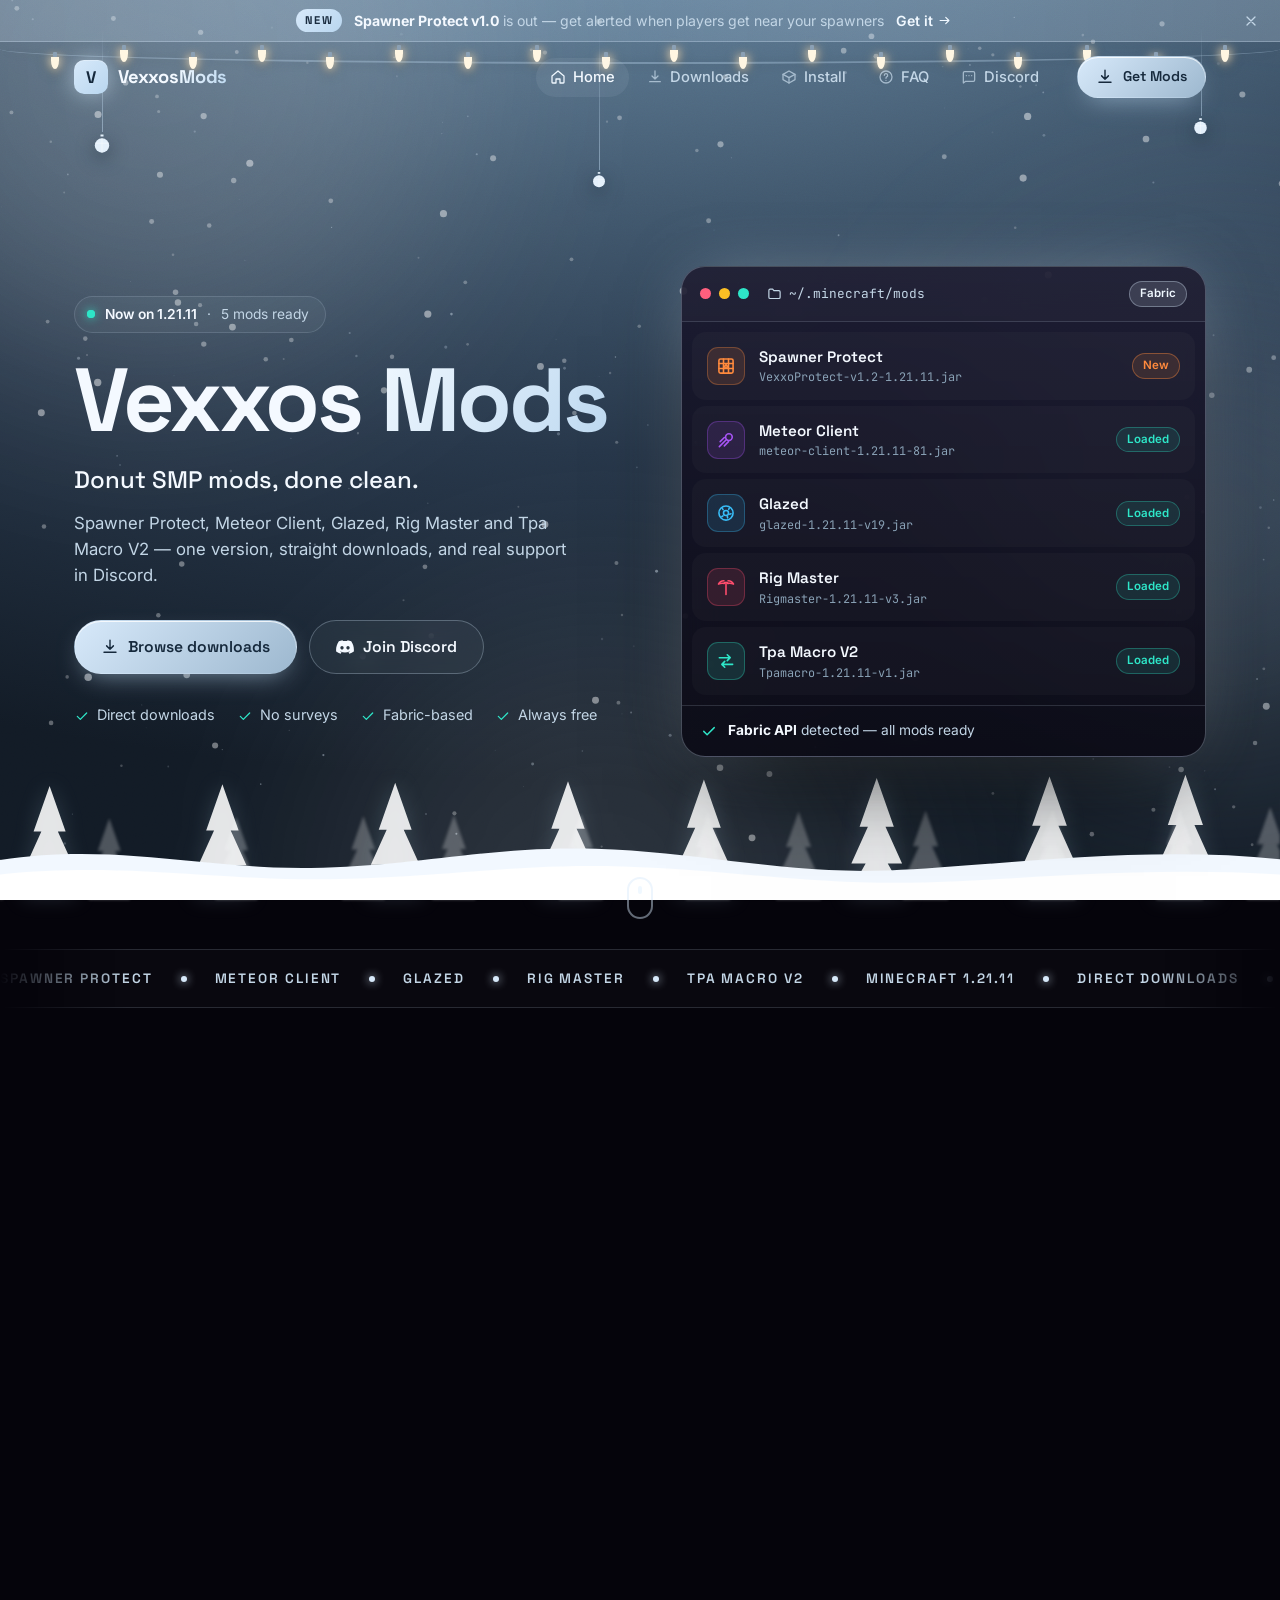
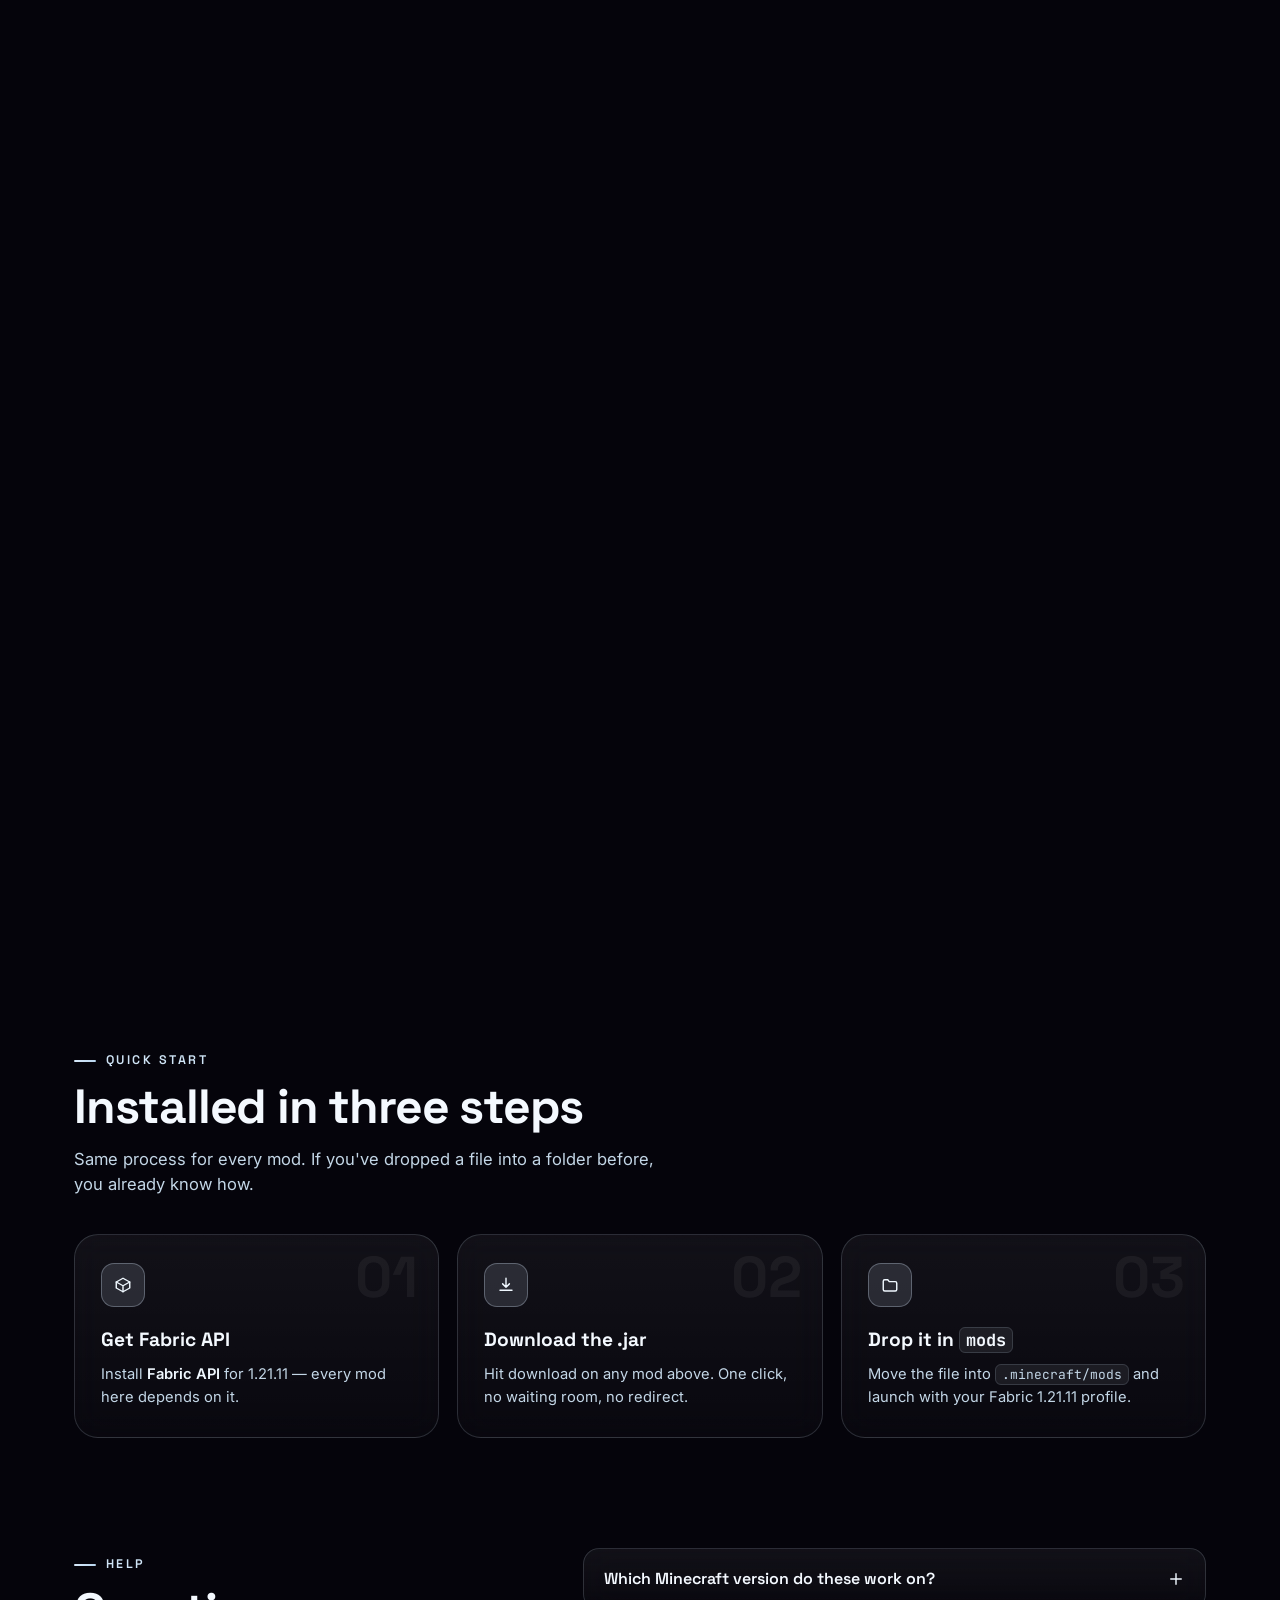
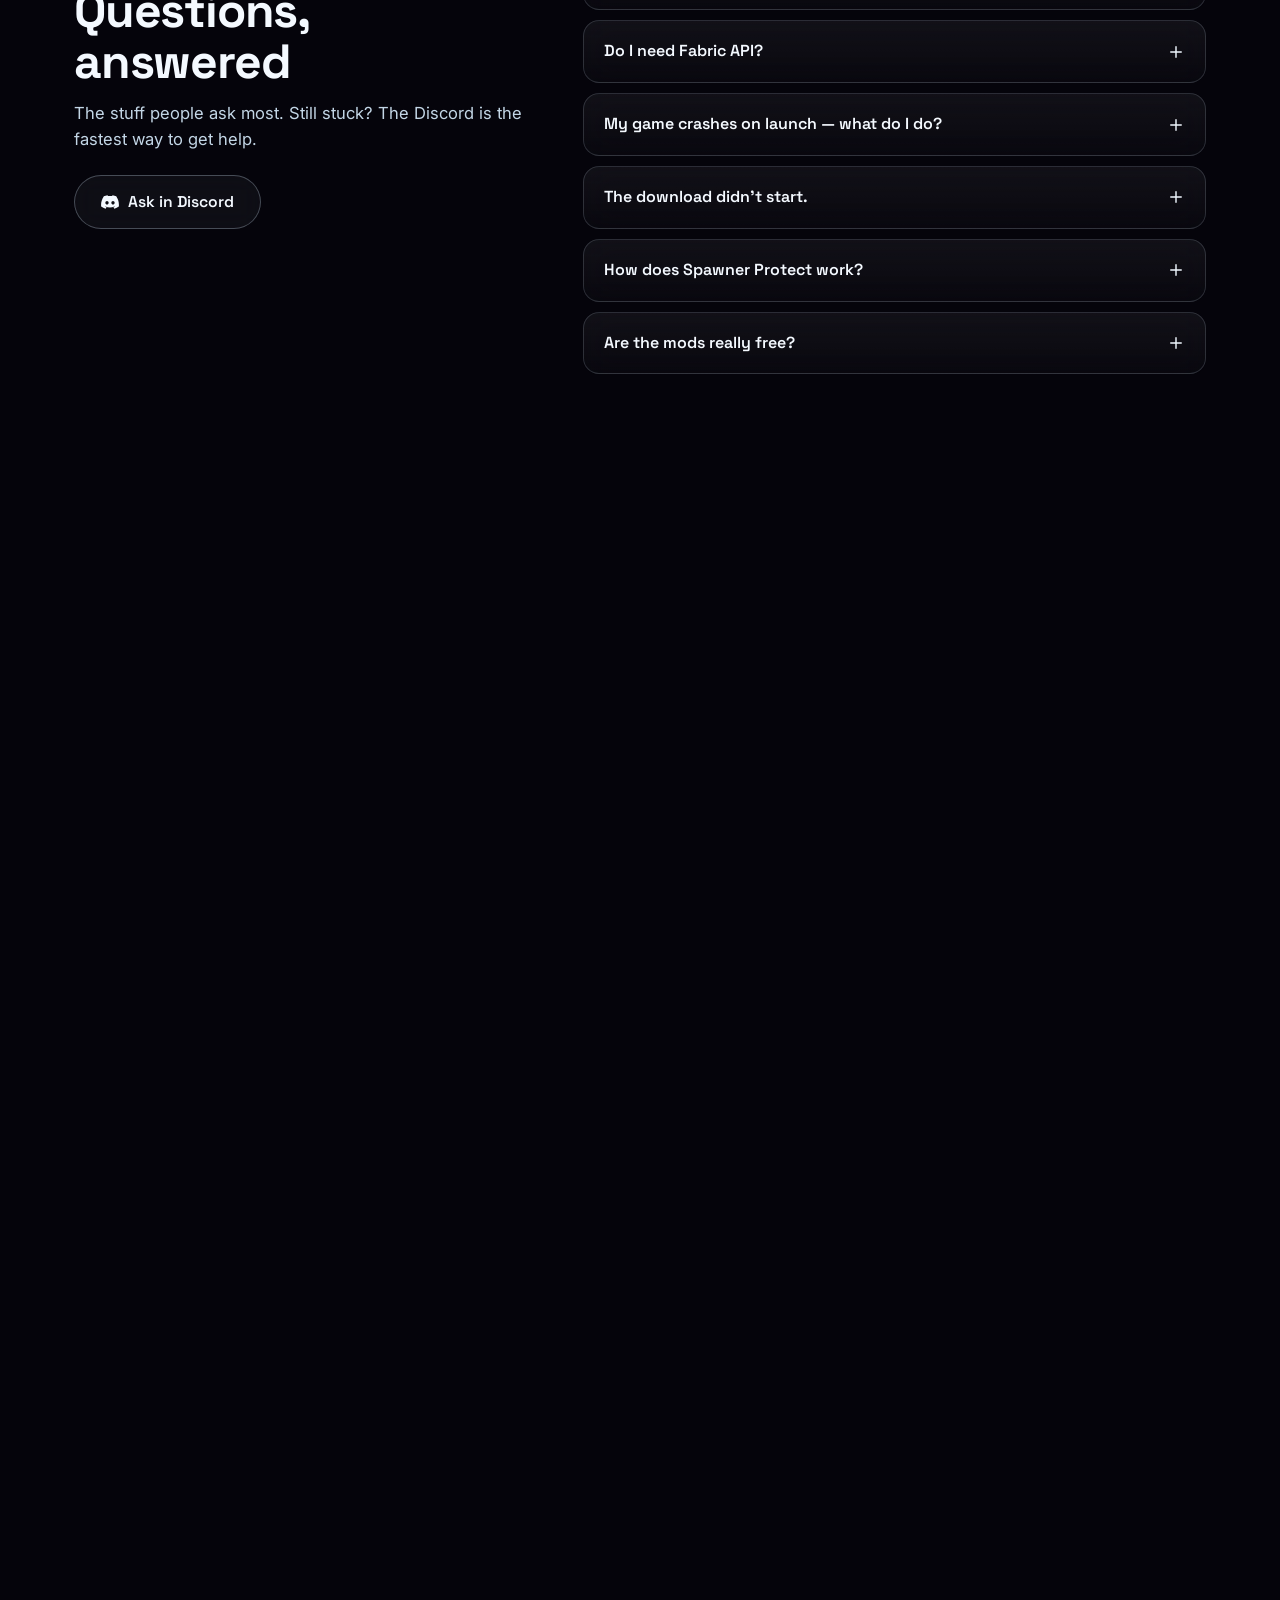
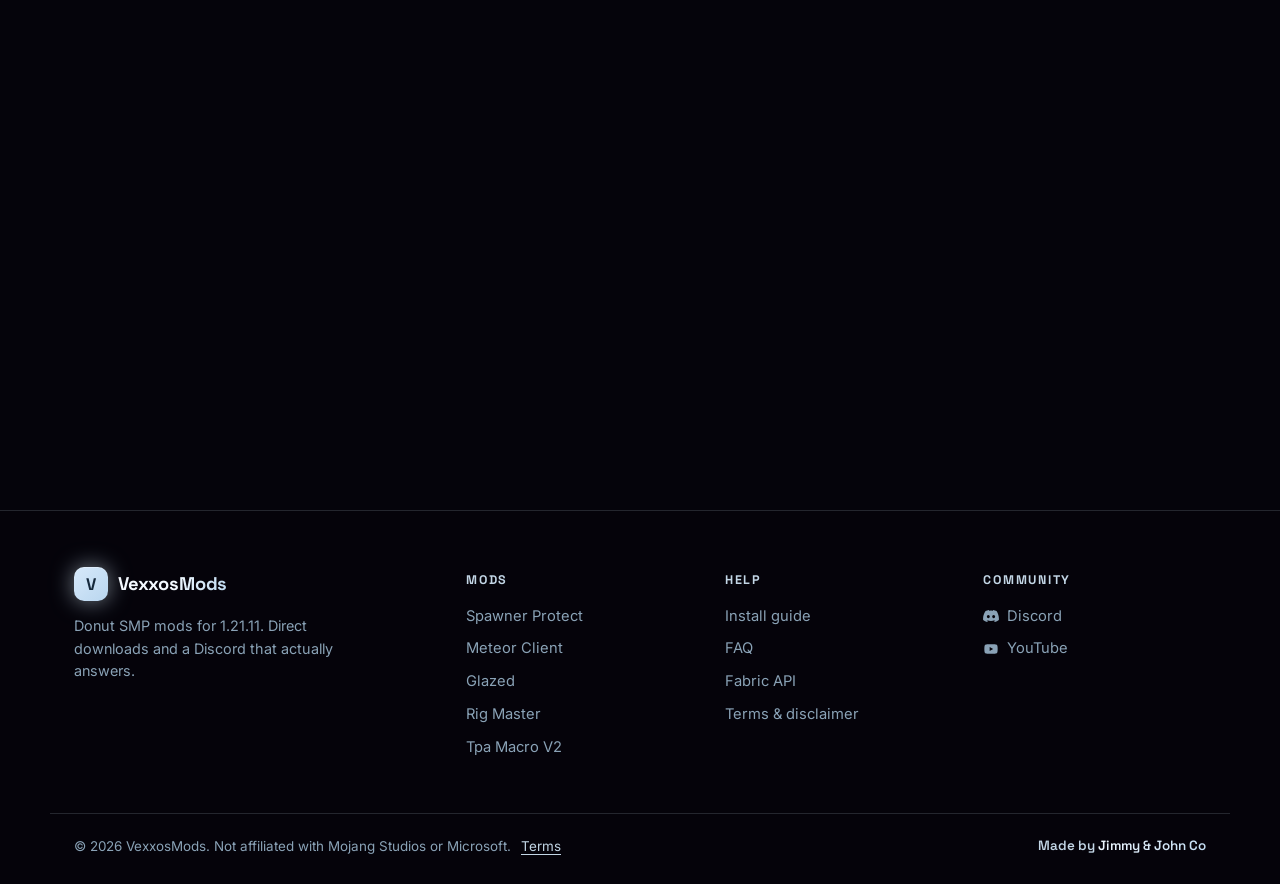
<file: index.html>
<!DOCTYPE html>
<html lang="en">
<head>
<meta charset="UTF-8">
<meta name="viewport" content="width=device-width, initial-scale=1.0">
<title>VexxosMods — Donut SMP Mods</title>
<meta name="description" content="VexxosMods — Donut SMP mods for Minecraft 1.21.11. Spawner Protect, Meteor Client, Glazed, Rig Master and Tpa Macro V2. Direct downloads, support in Discord.">
<meta name="theme-color" content="#8b5cf6">

<!-- Open Graph -->
<meta property="og:title" content="VexxosMods — Donut SMP Mods">
<meta property="og:description" content="Donut SMP mods for 1.21.11. Direct downloads, no redirects.">
<meta property="og:type" content="website">
<meta property="og:image" content="images/og-banner.png">

<!-- Twitter Card -->
<meta name="twitter:card" content="summary_large_image">
<meta name="twitter:title" content="VexxosMods — Donut SMP Mods">
<meta name="twitter:description" content="Donut SMP mods for 1.21.11. Direct downloads, no redirects.">
<meta name="twitter:image" content="images/og-banner.png">

<!-- Seasonal theme: set in the admin panel (saved to site-theme.js).
     "auto" = Halloween in October, Christmas in December.
     Preview with ?theme=halloween, ?theme=xmas or ?theme=default -->
<script src="site-theme.js"></script>
<script>
  (function () {
    var set = window.VX_THEME || 'auto';
    var t = new URLSearchParams(location.search).get('theme') || (set !== 'auto' ? set : '');
    if (!t) { var m = new Date().getMonth(); t = m === 9 ? 'halloween' : m === 11 ? 'xmas' : ''; }
    if (t === 'halloween' || t === 'xmas') document.documentElement.classList.add(t);
  })();
</script>

<link rel="icon" type="image/png" href="images/favicon.png">
<link rel="preconnect" href="https://fonts.googleapis.com">
<link rel="preconnect" href="https://fonts.gstatic.com" crossorigin>
<link href="https://fonts.googleapis.com/css2?family=Space+Grotesk:wght@500;600;700&family=Inter:wght@400;500;600&family=JetBrains+Mono:wght@400;500&display=swap" rel="stylesheet">
<link rel="stylesheet" href="style.css">
</head>
<body>

<!-- ============ Icon sprite (stroke icons, Zenex style) ============ -->
<svg xmlns="http://www.w3.org/2000/svg" style="display:none" aria-hidden="true">
  <symbol id="i-home" viewBox="0 0 24 24"><path d="M3 10.5 12 3l9 7.5V20a1 1 0 0 1-1 1h-5v-6H9v6H4a1 1 0 0 1-1-1v-9.5Z"/></symbol>
  <symbol id="i-download" viewBox="0 0 24 24"><path d="M12 3v12m0 0-4.5-4.5M12 15l4.5-4.5M4 19h16"/></symbol>
  <symbol id="i-play" viewBox="0 0 24 24"><rect x="2.5" y="5" width="19" height="14" rx="4"/><path d="m10 9 5 3-5 3V9Z"/></symbol>
  <symbol id="i-chat" viewBox="0 0 24 24"><path d="M7 18.5 3.5 21V6a2 2 0 0 1 2-2h13a2 2 0 0 1 2 2v10.5a2 2 0 0 1-2 2H7Z"/><path d="M8 10h.01M12 10h.01M16 10h.01"/></symbol>
  <symbol id="i-check" viewBox="0 0 24 24"><path d="m5 12.5 4.5 4.5L19 7.5"/></symbol>
  <symbol id="i-alert" viewBox="0 0 24 24"><path d="M12 3.5 2 20.5h20L12 3.5Z"/><path d="M12 10v4.5M12 17.5h.01"/></symbol>
  <symbol id="i-arrow" viewBox="0 0 24 24"><path d="M5 12h14m-5-5 5 5-5 5"/></symbol>
  <symbol id="i-clock" viewBox="0 0 24 24"><circle cx="12" cy="12" r="9"/><path d="M12 7v5l3 2"/></symbol>
  <symbol id="i-spider" viewBox="0 0 32 32"><g fill="none" stroke="currentColor" stroke-width="1.7" stroke-linecap="round" stroke-linejoin="round"><path d="M12.5 15 7 10.5 3.5 12M12 18 5 16.5 1.5 19.5M12 21 5.5 23.5 3.5 28M13 23.5 9 28.5 8 31.5M19.5 15 25 10.5 28.5 12M20 18l7-1.5 3.5 3M20 21l6.5 2.5 2 4.5M19 23.5l4 5 1 3"/></g><ellipse fill="currentColor" cx="16" cy="19.5" rx="5" ry="6"/><circle fill="currentColor" cx="16" cy="11.5" r="3.6"/><circle fill="#ff7a1a" cx="14.6" cy="11" r=".85"/><circle fill="#ff7a1a" cx="17.4" cy="11" r=".85"/></symbol>
  <symbol id="i-up" viewBox="0 0 24 24"><path d="M12 19V5m-6 6 6-6 6 6"/></symbol>
  <symbol id="i-x" viewBox="0 0 24 24"><path d="M6 6l12 12M18 6 6 18"/></symbol>
  <symbol id="i-plus" viewBox="0 0 24 24"><path d="M12 5v14M5 12h14"/></symbol>
  <symbol id="i-search" viewBox="0 0 24 24"><circle cx="11" cy="11" r="6.5"/><path d="m16 16 4.5 4.5"/></symbol>
  <symbol id="i-oss" viewBox="0 0 24 24"><path d="M9 7 4.5 12 9 17M15 7l4.5 5-4.5 5M13.2 4.5l-2.4 15"/></symbol>
  <symbol id="i-bauble" viewBox="0 0 24 24"><path d="M10.5 2.5h3v2h-3z" fill="currentColor" stroke="none"/><path d="M12 4.5v1.2"/><circle cx="12" cy="13.5" r="7.2" fill="currentColor" stroke="none"/><path d="M5.2 11.2h13.6M12 6.3v14.4" stroke="rgba(255,255,255,.4)"/></symbol>
  <symbol id="i-tree" viewBox="0 0 24 24"><path fill="currentColor" stroke="none" d="M12 2 6.6 9.2h2.6L4.8 15h3.4L3.6 21h16.8l-4.6-6h3.4l-4.4-5.8h2.6Z"/><rect x="10.7" y="21" width="2.6" height="2" fill="currentColor" stroke="none"/></symbol>
  <symbol id="i-help" viewBox="0 0 24 24"><circle cx="12" cy="12" r="9"/><path d="M9.5 9.5a2.5 2.5 0 1 1 3.5 2.3c-.6.3-1 .9-1 1.6v.6M12 17h.01"/></symbol>
  <symbol id="i-doc" viewBox="0 0 24 24"><path d="M14 3H7a2 2 0 0 0-2 2v14a2 2 0 0 0 2 2h10a2 2 0 0 0 2-2V8l-5-5Z"/><path d="M14 3v5h5M9 13h6M9 17h4"/></symbol>
  <symbol id="i-folder" viewBox="0 0 24 24"><path d="M3 7a2 2 0 0 1 2-2h4l2 2.5h8a2 2 0 0 1 2 2V18a2 2 0 0 1-2 2H5a2 2 0 0 1-2-2V7Z"/></symbol>
  <symbol id="i-box" viewBox="0 0 24 24"><path d="M21 8 12 3 3 8v8l9 5 9-5V8Z"/><path d="m3 8 9 5 9-5M12 13v8"/></symbol>
  <symbol id="i-bolt" viewBox="0 0 24 24"><path d="M13 2.5 4.5 13.5H12L11 21.5l8.5-11H12l1-8Z"/></symbol>
  <symbol id="i-shield" viewBox="0 0 24 24"><path d="M12 3 4.5 6v5.5c0 4.6 3.2 8.3 7.5 9.5 4.3-1.2 7.5-4.9 7.5-9.5V6L12 3Z"/><path d="m9 12 2 2 4-4"/></symbol>
  <symbol id="i-gift" viewBox="0 0 24 24"><rect x="3.5" y="8" width="17" height="4" rx="1"/><path d="M5 12v8h14v-8M12 8v12M12 8S10.5 3.5 8 4.5 9 8 12 8Zm0 0s1.5-4.5 4-3.5S15 8 12 8Z"/></symbol>
  <symbol id="i-radar" viewBox="0 0 24 24"><circle cx="12" cy="12" r="9"/><circle cx="12" cy="12" r="5"/><path d="M12 12 18.5 5.5"/><circle cx="12" cy="12" r="1"/></symbol>
  <symbol id="i-bell" viewBox="0 0 24 24"><path d="M6 16V11a6 6 0 1 1 12 0v5l1.5 2h-15L6 16Z"/><path d="M10 20.5a2 2 0 0 0 4 0"/></symbol>
  <symbol id="i-key" viewBox="0 0 24 24"><circle cx="8" cy="15" r="4"/><path d="m11 12 8.5-8.5M16 7l2.5 2.5M14 9l2 2"/></symbol>
  <symbol id="i-pumpkin" viewBox="0 0 24 24"><path d="M12 7c-4.5 0-8 2.9-8 6.8S7.5 20.5 12 20.5s8-2.8 8-6.7S16.5 7 12 7Z"/><path d="M12 7c-2 0-3 3-3 6.8s1 6.7 3 6.7 3-2.9 3-6.7S14 7 12 7Z"/><path d="M12 7V4.5C12 3.5 12.8 3 14 3"/></symbol>
  <symbol id="i-bat" viewBox="0 0 32 16"><path fill="currentColor" stroke="none" d="M16 4.2c.5-1.3 1.3-2.2 1.3-2.2l.4 2.3c2.6-1.6 6.6-2.2 10-1 1.5.5 2.8 1.4 4.3 2.7-2-.4-3.8 0-4.9 1.2-1-.8-2.4-1-3.6-.5-1 .4-1.6 1.3-1.8 2.4-1.4-1-3.2-1.2-4.6-.3-.5.3-.9.8-1.1 1.3-.2-.5-.6-1-1.1-1.3-1.4-.9-3.2-.7-4.6.3-.2-1.1-.8-2-1.8-2.4-1.2-.5-2.6-.3-3.6.5C4.8 6.8 3 6.4 1 6.8 2.5 5.5 3.8 4.6 5.3 4.1c3.4-1.2 7.4-.6 10 1l.4-2.3S15.5 2.9 16 4.2Z"/></symbol>
  <!-- Mod icons -->
  <symbol id="m-spawner" viewBox="0 0 24 24"><rect x="3.5" y="3.5" width="17" height="17" rx="2"/><path d="M3.5 9h17M3.5 15h17M9 3.5v17M15 3.5v17"/><path fill="currentColor" fill-opacity=".45" d="M12 10.3c1.2 1 1.6 1.9 1.6 2.6a1.6 1.6 0 0 1-3.2 0c0-.7.4-1.6 1.6-2.6Z"/></symbol>
  <symbol id="m-meteor" viewBox="0 0 24 24"><circle cx="15.5" cy="8.5" r="4"/><path d="M12.6 11.4 4 20M10 9 5 14M15 14l-5 5"/></symbol>
  <symbol id="m-glazed" viewBox="0 0 24 24"><circle cx="12" cy="12" r="8.5"/><circle cx="12" cy="12" r="3"/><path d="M7.5 6.5 8.5 8M16 6l-.8 1.6M18 13l-1.6.4M7 16.5l1.4-1M14 17.8l-.4-1.6"/></symbol>
  <symbol id="m-rig" viewBox="0 0 24 24"><path d="M14.5 4.5c3 0 5.5 1.7 6.5 4-2.2-1-4.6-1.3-7-.8M9.5 4.5c-3 0-5.5 1.7-6.5 4 2.2-1 4.6-1.3 7-.8"/><path d="M12 6.5V21"/><path d="M10 6.5h4"/></symbol>
  <symbol id="m-sword" viewBox="0 0 24 24"><path d="M14.5 3.5H20.5V9.5L10 20l-6-6L14.5 3.5Z"/><path d="m4 20 2-2M7.5 13.5l3 3"/></symbol>
  <symbol id="m-pickaxe" viewBox="0 0 24 24"><path d="M4.5 9C8 5 13.5 3.5 19 4.5 18 5.5 16.5 6 15 6.5"/><path d="M15 6.5 5 20.5M15 6.5c1 1.5 1.5 3 1.5 4.5"/></symbol>
  <symbol id="m-eye" viewBox="0 0 24 24"><path d="M2.5 12S6 5.5 12 5.5 21.5 12 21.5 12 18 18.5 12 18.5 2.5 12 2.5 12Z"/><circle cx="12" cy="12" r="3"/></symbol>
  <symbol id="m-star" viewBox="0 0 24 24"><path d="m12 3.5 2.6 5.3 5.9.9-4.3 4.1 1 5.8L12 16.9l-5.2 2.7 1-5.8L3.5 9.7l5.9-.9L12 3.5Z"/></symbol>
  <symbol id="m-box" viewBox="0 0 24 24"><path d="M21 8 12 3 3 8v8l9 5 9-5V8Z"/><path d="m3 8 9 5 9-5M12 13v8"/></symbol>
  <symbol id="m-bolt" viewBox="0 0 24 24"><path d="M13 2.5 4.5 13.5H12L11 21.5l8.5-11H12l1-8Z"/></symbol>
  <symbol id="m-shield" viewBox="0 0 24 24"><path d="M12 3 4.5 6v5.5c0 4.6 3.2 8.3 7.5 9.5 4.3-1.2 7.5-4.9 7.5-9.5V6L12 3Z"/></symbol>
  <symbol id="m-map" viewBox="0 0 24 24"><path d="M9 4 3.5 6v14L9 18l6 2 5.5-2V4L15 6 9 4Z"/><path d="M9 4v14M15 6v14"/></symbol>
  <symbol id="m-tpa" viewBox="0 0 24 24"><path d="M4 8h13m0 0-3.5-3.5M17 8l-3.5 3.5M20 16H7m0 0 3.5-3.5M7 16l3.5 3.5"/></symbol>
  <!-- Brand -->
  <symbol id="b-discord" viewBox="0 0 24 24"><path fill="currentColor" stroke="none" d="M20.3 4.4a19.8 19.8 0 0 0-4.9-1.5l-.6 1.2a18.3 18.3 0 0 0-5.5 0L8.7 2.9a19.7 19.7 0 0 0-4.9 1.5C.7 9 -.2 13.6.2 18.1a19.9 19.9 0 0 0 6 3c.5-.6.9-1.3 1.2-2a13 13 0 0 1-1.9-.9l.4-.3a14.2 14.2 0 0 0 12.1 0l.4.3c-.6.4-1.2.7-1.9.9.4.7.8 1.4 1.3 2a19.8 19.8 0 0 0 6-3c.5-5.2-.9-9.7-3.5-13.7ZM8 15.3c-1.2 0-2.2-1.1-2.2-2.4s1-2.4 2.2-2.4 2.2 1.1 2.2 2.4-1 2.4-2.2 2.4Zm8 0c-1.2 0-2.2-1.1-2.2-2.4s1-2.4 2.2-2.4 2.2 1.1 2.2 2.4-1 2.4-2.2 2.4Z"/></symbol>
  <symbol id="b-youtube" viewBox="0 0 24 24"><path fill="currentColor" stroke="none" d="M21.6 7.2a2.5 2.5 0 0 0-1.8-1.8C18.2 5 12 5 12 5s-6.2 0-7.8.4A2.5 2.5 0 0 0 2.4 7.2 26 26 0 0 0 2 12a26 26 0 0 0 .4 4.8 2.5 2.5 0 0 0 1.8 1.8C5.8 19 12 19 12 19s6.2 0 7.8-.4a2.5 2.5 0 0 0 1.8-1.8A26 26 0 0 0 22 12a26 26 0 0 0-.4-4.8ZM10 15V9l5.2 3L10 15Z"/></symbol>
</svg>

<a class="skip-link" href="#main">Skip to content</a>

<div class="scroll-progress" id="scroll-progress" aria-hidden="true"><span></span></div>

<!-- Background -->
<div class="bg" aria-hidden="true">
  <canvas id="stars"></canvas>
  <div class="aurora a1"></div>
  <div class="aurora a2"></div>
  <div class="aurora a3"></div>
  <div class="grain"></div>
</div>

<!-- Announcement bar (edit the text, and change data-id when you post a new one) -->
<div class="announce" id="announce" data-id="spawner-protect-v1">
  <div class="announce-inner">
    <span class="announce-tag"><svg class="ic hw-only"><use href="#i-pumpkin"/></svg><span id="announce-tag">New</span></span>
    <span class="announce-text"><b id="announce-title">Spawner Protect v1.0</b> <span id="announce-main">is out</span><span class="announce-more" id="announce-more"> — get alerted when players get near your spawners</span></span>
    <a href="#spawner-protect" class="announce-link" id="announce-link"><span id="announce-link-text">Get it</span><svg class="ic"><use href="#i-arrow"/></svg></a>
  </div>
  <button class="announce-close" id="announce-close" aria-label="Dismiss announcement"><svg class="ic"><use href="#i-x"/></svg></button>
</div>

<!-- Navbar -->
<header class="nav" id="nav">
  <div class="nav-inner">
    <a href="#home" class="brand" id="brand" aria-label="VexxosMods home">
      <span class="brand-mark">V</span>
      <span class="brand-name">Vexxos<span class="grad">Mods</span></span>
    </a>

    <nav class="nav-links" id="nav-links" aria-label="Primary">
      <a href="#home"><svg class="ic"><use href="#i-home"/></svg>Home</a>
      <a href="#downloads"><svg class="ic"><use href="#i-download"/></svg>Downloads</a>
      <a href="#install"><svg class="ic"><use href="#i-box"/></svg>Install</a>
      <a href="#faq"><svg class="ic"><use href="#i-help"/></svg>FAQ</a>
      <a href="#discord"><svg class="ic"><use href="#i-chat"/></svg>Discord</a>
    </nav>

    <a href="#downloads" class="btn btn-primary btn-sm nav-cta">
      <svg class="ic"><use href="#i-download"/></svg><span>Get Mods</span>
    </a>

    <button class="nav-toggle" id="nav-toggle" aria-label="Open menu" aria-expanded="false" aria-controls="nav-links">
      <span></span><span></span><span></span>
    </button>
  </div>
</header>

<main id="main">

  <!-- ============ Hero ============ -->
  <section class="hero" id="home">
    <!-- Halloween cobweb -->
    <svg class="web hw-only" viewBox="0 0 200 200" aria-hidden="true">
      <path d="M0 0 200 60M0 0 170 130M0 0 120 180M0 0 50 200"/>
      <path d="M40 12Q30 28 34 38Q22 48 16 34Q8 46 0 44"/>
      <path d="M86 26Q66 54 70 78Q46 96 34 74Q18 92 0 88"/>
      <path d="M136 41Q104 80 108 118Q72 140 54 112Q28 138 0 132"/>
      <path d="M180 54Q140 106 146 156Q98 186 74 150Q38 186 0 176"/>
    </svg>

    <div class="wrap hero-grid">
      <div class="hero-copy">
        <p class="pill reveal">
          <span class="ping no-hw"></span><svg class="ic hw-only pill-pumpkin"><use href="#i-pumpkin"/></svg>
          <strong>Now on 1.21.11</strong> · <span class="no-hw">5 mods ready</span><span class="hw-only">spooky season edition</span>
        </p>
        <h1 class="hero-title reveal" data-delay="1">Vexxos <span class="grad shimmer">Mods</span></h1>
        <p class="hero-sub reveal" data-delay="2">Donut SMP mods, done clean.</p>
        <p class="hero-lead reveal" data-delay="3"><span id="hero-mods">Spawner Protect, Meteor Client, Glazed, Rig Master and Tpa Macro V2</span> — one version, straight downloads, and real support in Discord.</p>
        <div class="hero-actions reveal" data-delay="4">
          <a href="#downloads" class="btn btn-primary"><svg class="ic"><use href="#i-download"/></svg><span>Browse downloads</span></a>
          <a href="#discord" class="btn btn-ghost"><svg class="ic"><use href="#b-discord"/></svg><span>Join Discord</span></a>
        </div>
        <ul class="hero-checks reveal" data-delay="5">
          <li><svg class="ic"><use href="#i-check"/></svg>Direct downloads</li>
          <li><svg class="ic"><use href="#i-check"/></svg>No surveys</li>
          <li><svg class="ic"><use href="#i-check"/></svg>Fabric-based</li>
          <li><svg class="ic"><use href="#i-check"/></svg>Always free</li>
        </ul>
      </div>

      <!-- Floating mod-manager panel -->
      <div class="panel reveal" data-delay="3" aria-hidden="true">
        <div class="panel-bar">
          <span class="dot d1"></span><span class="dot d2"></span><span class="dot d3"></span>
          <span class="panel-path"><svg class="ic"><use href="#i-folder"/></svg>~/.minecraft/mods</span>
          <span class="panel-tag">Fabric</span>
        </div>
        <div class="panel-rows" id="panel-rows">
          <div class="row" style="--acc: var(--spawner-rgb)"><span class="row-ic"><svg><use href="#m-spawner"/></svg></span><span class="row-txt"><b>Spawner Protect</b><small>vexxoprotect-v1.0-1.21.11.jar</small></span><span class="row-state new">New</span></div>
          <div class="row" style="--acc: var(--meteor-rgb)"><span class="row-ic"><svg><use href="#m-meteor"/></svg></span><span class="row-txt"><b>Meteor Client</b><small>meteor-client-1.21.11-81.jar</small></span><span class="row-state">Loaded</span></div>
          <div class="row" style="--acc: var(--glazed-rgb)"><span class="row-ic"><svg><use href="#m-glazed"/></svg></span><span class="row-txt"><b>Glazed</b><small>glazed-1.21.11-v19.jar</small></span><span class="row-state">Loaded</span></div>
          <div class="row" style="--acc: var(--rig-rgb)"><span class="row-ic"><svg><use href="#m-rig"/></svg></span><span class="row-txt"><b>Rig Master</b><small>Rigmaster-1.21.11-v3.jar</small></span><span class="row-state">Loaded</span></div>
          <div class="row" style="--acc: var(--tpa-rgb)"><span class="row-ic"><svg><use href="#m-tpa"/></svg></span><span class="row-txt"><b>Tpa Macro V2</b><small>Tpamacro-1.21.11-v1.jar</small></span><span class="row-state">Loaded</span></div>
        </div>
        <div class="panel-foot"><svg class="ic"><use href="#i-check"/></svg><span><b>Fabric API</b> detected — all mods ready</span></div>
      </div>
    </div>
    <a href="#downloads" class="scroll-cue" aria-label="Scroll to downloads"><span></span></a>
  </section>

  <!-- ============ Marquee ============ -->
  <div class="marquee" aria-hidden="true">
    <div class="marquee-track" id="marquee-track">
      <span>Spawner Protect</span><span>Meteor Client</span><span>Glazed</span><span>Rig Master</span><span>Tpa Macro V2</span><span>Minecraft 1.21.11</span><span>Direct Downloads</span><span>No Redirects</span><span>Donut SMP</span><span>Always Free</span>
      <span>Spawner Protect</span><span>Meteor Client</span><span>Glazed</span><span>Rig Master</span><span>Tpa Macro V2</span><span>Minecraft 1.21.11</span><span>Direct Downloads</span><span>No Redirects</span><span>Donut SMP</span><span>Always Free</span>
    </div>
  </div>

  <!-- ============ Stats ============ -->
  <section class="stats">
    <div class="wrap stat-grid">
      <div class="stat card reveal"><span class="stat-ic"><svg class="ic"><use href="#i-box"/></svg></span><b class="stat-num" id="stat-mods" data-count="5">5</b><span class="stat-label">Mods in the lineup</span></div>
      <div class="stat card reveal" data-delay="1"><span class="stat-ic"><svg class="ic"><use href="#i-bolt"/></svg></span><b class="stat-num">1.21.11</b><span class="stat-label">One version, fully supported</span></div>
      <div class="stat card reveal" data-delay="2"><span class="stat-ic"><svg class="ic"><use href="#i-shield"/></svg></span><b class="stat-num" data-count="0">0</b><span class="stat-label">Redirects or ad-gates</span></div>
      <div class="stat card reveal" data-delay="3"><span class="stat-ic"><svg class="ic"><use href="#i-gift"/></svg></span><b class="stat-num" data-count="100" data-suffix="%">100%</b><span class="stat-label">Free, always</span></div>
    </div>
  </section>

  <!-- ============ Downloads ============ -->
  <section class="section" id="downloads">
    <div class="wrap">
      <div class="head reveal">
        <p class="eyebrow">The lineup</p>
        <h2 class="title">Downloads</h2>
        <p class="lead"><span id="dl-count">Five</span> mods, all built for <b>Minecraft 1.21.11</b>. Click download and the file saves straight away — you stay right here.</p>
      </div>

      <div class="notice reveal">
        <svg class="ic"><use href="#i-alert"/></svg>
        <span><b>Install Fabric API first.</b> Every mod here runs on Fabric — without it, nothing will load. <a href="https://modrinth.com/mod/fabric-api" target="_blank" rel="noopener">Get Fabric API →</a></span>
      </div>

      <div class="notice notice-warn reveal" id="ad-warning">
        <svg class="ic"><use href="#i-shield"/></svg>
        <span><b>Turn on an adblocker before you download.</b> Our files sit on a free host
        that pays for itself with ads, and some of those ads pretend to be download buttons.
        <b>Only click the real Download button</b> — never a flashing banner, a fake
        "your file is ready", or anything asking you to install an extension or an .exe.
        Every mod here is a plain <code>.jar</code> and nothing else.</span>
      </div>

      <div id="featured-slot">
      <!-- Spawner Protect (featured) -->
      <article class="mod card feature reveal" id="spawner-protect" style="--acc: var(--spawner-rgb)">
        <div class="feature-ic-wrap" aria-hidden="true">
          <span class="radar"><span></span><span></span><span></span></span>
          <span class="mod-ic feature-ic"><svg><use href="#m-spawner"/></svg></span>
        </div>
        <div class="feature-body">
          <div class="feature-badges"><span class="badge badge-new">New</span><span class="badge">v1.0</span></div>
          <h3>Spawner Protect</h3>
          <p>Watches your spawners while you're away. Uses paid APIs to locate your spawners and alert you when players get near them.</p>
          <ul class="feature-list">
            <li><svg class="ic"><use href="#i-radar"/></svg>Locates your spawners</li>
            <li><svg class="ic"><use href="#i-bell"/></svg>Alerts when players are near</li>
            <li><svg class="ic"><use href="#i-key"/></svg>Runs on paid APIs</li>
          </ul>
        </div>
        <div class="feature-side">
          <div class="tags"><span>MC 1.21.11</span><span>Fabric</span></div>
          <a class="dl" href="https://www.dropbox.com/scl/fi/wasfvtzata7utzyzxmlu3/vexxoprotect-v1.0-1.21.11.jar?rlkey=9xs8bwbv707f8peqajdpmbap5&amp;st=vvc6wpwk&amp;dl=1" rel="noreferrer" data-mod="Spawner Protect">
            <svg class="ic"><use href="#i-download"/></svg><span>Download</span><svg class="ic arr"><use href="#i-arrow"/></svg>
          </a>
        </div>
      </article>

      </div>

      <div class="mods" id="mods-grid">

        <!-- Meteor Client -->
        <article class="mod card reveal" style="--acc: var(--meteor-rgb)">
          <div class="mod-top">
            <span class="mod-ic"><svg><use href="#m-meteor"/></svg></span>
            <span class="badge">Flagship</span>
          </div>
          <h3>Meteor Client</h3>
          <p>The main client. Full feature set, and the base everything else here is built around.</p>
          <div class="tags"><span>MC 1.21.11</span><span>Fabric</span></div>
          <p class="mod-note"><svg class="ic"><use href="#i-alert"/></svg>Install Glazed alongside Meteor Client for full compatibility.</p>
          <a class="dl" href="https://www.dropbox.com/scl/fi/ax6maw2kvllba3r9j7a7y/meteor-client-1.21.11-81.jar?rlkey=sip03dt7k66tujsoziey7qn7u&amp;st=uso3f85u&amp;dl=1" rel="noreferrer" data-mod="Meteor Client">
            <svg class="ic"><use href="#i-download"/></svg><span>Download</span><svg class="ic arr"><use href="#i-arrow"/></svg>
          </a>
        </article>

        <!-- Glazed -->
        <article class="mod card reveal" data-delay="1" style="--acc: var(--glazed-rgb)">
          <div class="mod-top">
            <span class="mod-ic"><svg><use href="#m-glazed"/></svg></span>
            <span class="badge">Pairs with Meteor</span>
          </div>
          <h3>Glazed</h3>
          <p>Built to run with Meteor Client. Changelog and setup notes are posted in the Discord.</p>
          <div class="tags"><span>MC 1.21.11</span><span>Fabric</span></div>
          <p class="mod-note"><svg class="ic"><use href="#i-alert"/></svg>Requires Meteor Client to work.</p>
          <a class="dl" href="https://www.dropbox.com/scl/fi/yz4hsqtvywh6dlm02gxhm/glazed-1.21.11-v19.jar?rlkey=e8k75doltynjky510i5foi1ic&amp;st=dsac869b&amp;dl=1" rel="noreferrer" data-mod="Glazed">
            <svg class="ic"><use href="#i-download"/></svg><span>Download</span><svg class="ic arr"><use href="#i-arrow"/></svg>
          </a>
        </article>

        <!-- Rig Master -->
        <article class="mod card reveal" data-delay="2" style="--acc: var(--rig-rgb)">
          <div class="mod-top">
            <span class="mod-ic"><svg><use href="#m-rig"/></svg></span>
          </div>
          <h3>Rig Master</h3>
          <p>Join the Discord for the full breakdown — details, changelog and support all live there.</p>
          <div class="tags"><span>MC 1.21.11</span><span>Fabric</span></div>
          <a class="dl" href="https://www.dropbox.com/scl/fi/fdpmxw7pflp3jlc7d1cr0/Rigmaster-1.21.11-v3.jar?rlkey=djrj0mpd18972i6rjxy5n0g91&amp;st=vf81p97f&amp;dl=1" rel="noreferrer" data-mod="Rig Master">
            <svg class="ic"><use href="#i-download"/></svg><span>Download</span><svg class="ic arr"><use href="#i-arrow"/></svg>
          </a>
        </article>

        <!-- Tpa Macro V2 -->
        <article class="mod card reveal" data-delay="3" style="--acc: var(--tpa-rgb)">
          <div class="mod-top">
            <span class="mod-ic"><svg><use href="#m-tpa"/></svg></span>
            <span class="badge">V2</span>
          </div>
          <h3>Tpa Macro V2</h3>
          <p>The latest version. Rundown and support are posted in the Discord.</p>
          <div class="tags"><span>MC 1.21.11</span><span>Fabric</span></div>
          <a class="dl" href="https://www.dropbox.com/scl/fi/ulic244mj2yqvvvx3o5vt/Tpamacro-1.21.11-v1.jar?rlkey=85gtrjpvulhgsd728tcmcm9t1&amp;st=9cljpe86&amp;dl=1" rel="noreferrer" data-mod="Tpa Macro V2">
            <svg class="ic"><use href="#i-download"/></svg><span>Download</span><svg class="ic arr"><use href="#i-arrow"/></svg>
          </a>
        </article>

      </div>
    </div>
  </section>

  <!-- ============ Install ============ -->
  <section class="section" id="install">
    <div class="wrap">
      <div class="head reveal">
        <p class="eyebrow">Quick start</p>
        <h2 class="title">Installed in three steps</h2>
        <p class="lead">Same process for every mod. If you've dropped a file into a folder before, you already know how.</p>
      </div>
      <ol class="steps">
        <li class="step card reveal">
          <span class="step-num">01</span>
          <span class="step-ic"><svg class="ic"><use href="#i-box"/></svg></span>
          <h3>Get Fabric API</h3>
          <p>Install <a href="https://modrinth.com/mod/fabric-api" target="_blank" rel="noopener">Fabric API</a> for 1.21.11 — every mod here depends on it.</p>
        </li>
        <li class="step card reveal" data-delay="1">
          <span class="step-num">02</span>
          <span class="step-ic"><svg class="ic"><use href="#i-download"/></svg></span>
          <h3>Download the .jar</h3>
          <p>Hit download on any mod above. One click, no waiting room, no redirect.</p>
        </li>
        <li class="step card reveal" data-delay="2">
          <span class="step-num">03</span>
          <span class="step-ic"><svg class="ic"><use href="#i-folder"/></svg></span>
          <h3>Drop it in <code>mods</code></h3>
          <p>Move the file into <code>.minecraft/mods</code> and launch with your Fabric 1.21.11 profile.</p>
        </li>
      </ol>
    </div>
  </section>

  <!-- ============ FAQ ============ -->
  <section class="section" id="faq">
    <div class="wrap faq-grid">
      <div class="head reveal">
        <p class="eyebrow">Help</p>
        <h2 class="title">Questions, answered</h2>
        <p class="lead">The stuff people ask most. Still stuck? The Discord is the fastest way to get help.</p>
        <a class="btn btn-ghost faq-cta" href="https://discord.gg/nPXXyXWXZS" target="_blank" rel="noopener"><svg class="ic"><use href="#b-discord"/></svg><span>Ask in Discord</span></a>
      </div>
      <div class="faq">
        <details class="qa card reveal">
          <summary>Which Minecraft version do these work on?<svg class="ic"><use href="#i-plus"/></svg></summary>
          <div class="qa-body"><p>Every mod here is built for <b>1.21.11</b> only. Make sure your launcher profile is Fabric on 1.21.11 — other versions won't load them.</p></div>
        </details>
        <details class="qa card reveal" data-delay="1">
          <summary>Do I need Fabric API?<svg class="ic"><use href="#i-plus"/></svg></summary>
          <div class="qa-body"><p>Yes. Install the Fabric loader for 1.21.11, then put <a href="https://modrinth.com/mod/fabric-api" target="_blank" rel="noopener">Fabric API</a> in your <code>mods</code> folder alongside the mods.</p></div>
        </details>
        <details class="qa card reveal" data-delay="2">
          <summary>My game crashes on launch — what do I do?<svg class="ic"><use href="#i-plus"/></svg></summary>
          <div class="qa-body"><p>Check you're on Fabric 1.21.11 with Fabric API installed, remove any older copies of the same mod, and remember Glazed needs Meteor Client. If it still crashes, post your crash log in the Discord.</p></div>
        </details>
        <details class="qa card reveal" data-delay="3">
          <summary>The download didn't start.<svg class="ic"><use href="#i-plus"/></svg></summary>
          <div class="qa-body"><p>Try the button again. If your browser says the file "can harm your device", that's a standard warning for <code>.jar</code> files — open your downloads list and click <b>Keep</b>.</p></div>
        </details>
        <details class="qa card reveal" data-delay="4">
          <summary>How does Spawner Protect work?<svg class="ic"><use href="#i-plus"/></svg></summary>
          <div class="qa-body"><p>It uses paid APIs to locate your spawners and alerts you when players get near them. Setup notes and support are in the Discord.</p></div>
        </details>
        <details class="qa card reveal" data-delay="5">
          <summary>Are the mods really free?<svg class="ic"><use href="#i-plus"/></svg></summary>
          <div class="qa-body"><p>Yes — no paywalls, no keys, no ad-gates. Just click download.</p></div>
        </details>
      </div>
    </div>
  </section>

  <!-- ============ Video ============ -->
  <section class="section" id="video">
    <div class="wrap">
      <div class="head reveal">
        <p class="eyebrow">Showcase</p>
        <h2 class="title">Watch it in action</h2>
      </div>
      <div class="video card reveal">
        <div class="video-wrap">
          <iframe src="https://www.youtube.com/embed/SU9xgJObvtQ" title="VexxosMods showcase video" loading="lazy"
            allow="accelerometer; autoplay; clipboard-write; encrypted-media; gyroscope; picture-in-picture" allowfullscreen></iframe>
        </div>
      </div>
      <div class="sub card reveal">
        <span class="sub-ic"><svg class="ic"><use href="#b-youtube"/></svg></span>
        <div class="sub-txt">
          <h3>Never miss a mod drop</h3>
          <p>Showcases, changelogs and every new release on YouTube.</p>
        </div>
        <a class="btn btn-ghost" href="https://youtu.be/SU9xgJObvtQ" target="_blank" rel="noopener"><svg class="ic"><use href="#b-youtube"/></svg><span>Watch on YouTube</span></a>
      </div>
    </div>
  </section>

  <!-- ============ Discord ============ -->
  <section class="section" id="discord">
    <div class="wrap">
      <div class="discord card reveal">
        <div class="discord-rings" aria-hidden="true"><span></span><span></span><span></span></div>
        <span class="discord-ic"><svg><use href="#b-discord"/></svg></span>
        <h2 class="title">Join the Vexxos Discord</h2>
        <p class="lead">Support, update pings and the full detail on every mod — changelogs and setup help all live there.</p>
        <ul class="chips">
          <li>Update pings</li><li>Full changelogs</li><li>Setup help</li><li>The community</li>
        </ul>
        <a class="btn btn-primary btn-lg" href="https://discord.gg/nPXXyXWXZS" target="_blank" rel="noopener">
          <svg class="ic"><use href="#b-discord"/></svg><span>Join Discord</span><svg class="ic"><use href="#i-arrow"/></svg>
        </a>
      </div>
    </div>
  </section>

</main>

<!-- ============ Footer ============ -->
<footer class="footer">
  <div class="wrap footer-grid">
    <div class="footer-brand">
      <a href="#home" class="brand"><span class="brand-mark">V</span><span class="brand-name">Vexxos<span class="grad">Mods</span></span></a>
      <p>Donut SMP mods for 1.21.11. Direct downloads and a Discord that actually answers.</p>
    </div>
    <div class="footer-col">
      <h4>Mods</h4>
      <div id="footer-mods">
      <a href="#spawner-protect">Spawner Protect</a>
      <a href="#downloads">Meteor Client</a>
      <a href="#downloads">Glazed</a>
      <a href="#downloads">Rig Master</a>
      <a href="#downloads">Tpa Macro V2</a>
      </div>
    </div>
    <div class="footer-col">
      <h4>Help</h4>
      <a href="#install">Install guide</a>
      <a href="#faq">FAQ</a>
      <a href="https://modrinth.com/mod/fabric-api" target="_blank" rel="noopener">Fabric API</a>
      <a href="terms.html">Terms &amp; disclaimer</a>
    </div>
    <div class="footer-col">
      <h4>Community</h4>
      <a href="https://discord.gg/nPXXyXWXZS" target="_blank" rel="noopener"><svg class="ic"><use href="#b-discord"/></svg>Discord</a>
      <a href="https://youtu.be/SU9xgJObvtQ" target="_blank" rel="noopener"><svg class="ic"><use href="#b-youtube"/></svg>YouTube</a>
    </div>
  </div>
  <div class="wrap footer-bottom">
    <p>&copy; <span id="year"></span> VexxosMods. Not affiliated with Mojang Studios or Microsoft. <a href="terms.html">Terms</a></p>
    <p class="madeby">Made by <span class="grad">Jimmy &amp; John Co</span></p>
  </div>
</footer>

<!-- Back to top (with scroll progress ring) -->
<button class="totop" id="totop" aria-label="Back to top">
  <svg class="totop-ring" viewBox="0 0 48 48" aria-hidden="true"><circle cx="24" cy="24" r="21"/><circle class="totop-bar" id="totop-bar" cx="24" cy="24" r="21"/></svg>
  <svg class="ic"><use href="#i-up"/></svg>
</button>

<!-- Mobile sticky download bar -->
<div class="mbar" id="mbar">
  <span class="mbar-txt"><b id="mbar-count">5 mods</b> · Minecraft 1.21.11</span>
  <a href="#downloads" class="btn btn-primary btn-sm"><svg class="ic"><use href="#i-download"/></svg><span>Get mods</span></a>
</div>

<!-- Toast -->
<div class="toast" id="toast" role="status" aria-live="polite">
  <span class="toast-ic"><svg class="ic"><use href="#i-check"/></svg></span>
  <span><b id="toast-title">Download started</b><small id="toast-sub"></small></span>
</div>

<script src="script.js"></script>
</body>
</html>
</file>
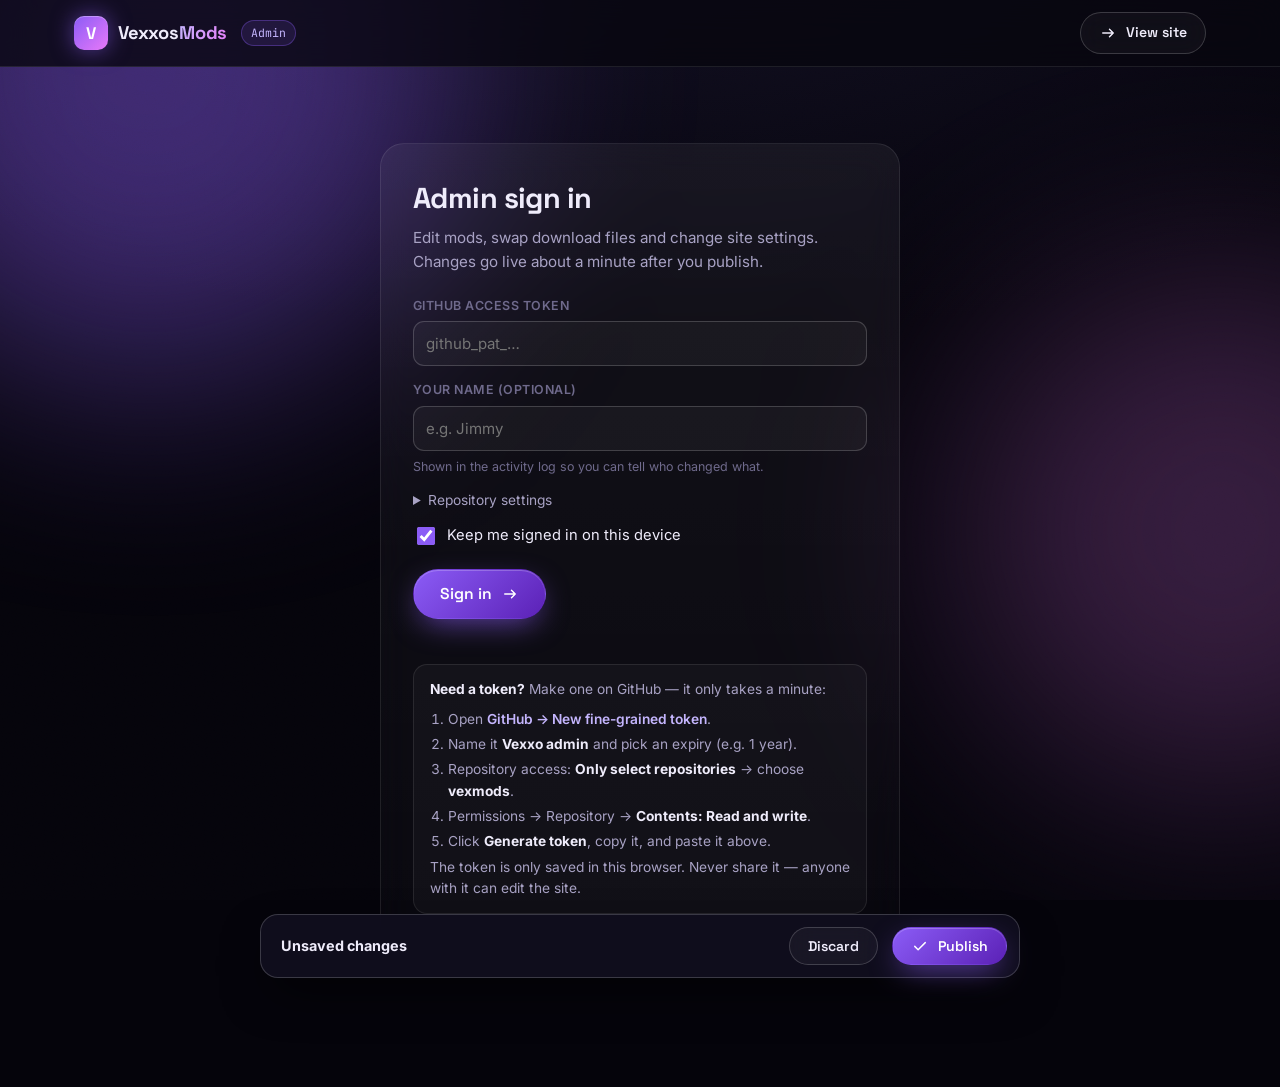
<file: admin.html>
<!DOCTYPE html>
<html lang="en">
<head>
<meta charset="UTF-8">
<meta name="viewport" content="width=device-width, initial-scale=1.0">
<meta name="robots" content="noindex, nofollow">
<title>Admin — VexxosMods</title>
<link rel="preconnect" href="https://fonts.googleapis.com">
<link rel="preconnect" href="https://fonts.gstatic.com" crossorigin>
<link href="https://fonts.googleapis.com/css2?family=Space+Grotesk:wght@500;600;700&family=Inter:wght@400;500;600&family=JetBrains+Mono:wght@400;500&display=swap" rel="stylesheet">
<link rel="stylesheet" href="style.css">
<style>
  body { min-height: 100vh; }
  .adm-nav { position: sticky; top: 0; z-index: 50; background: rgba(8,7,15,.8); border-bottom: 1px solid var(--hairline); backdrop-filter: blur(16px); -webkit-backdrop-filter: blur(16px); }
  .adm-nav .wrap { display: flex; align-items: center; gap: 14px; padding-top: 12px; padding-bottom: 12px; }
  .adm-pill { font-family: var(--f-mono); font-size: .72rem; padding: 3px 9px; border-radius: 999px; color: var(--violet-soft); background: rgba(var(--violet-rgb), .13); border: 1px solid rgba(var(--violet-rgb), .35); }
  .adm-nav .spacer { flex: 1; }
  .adm-user { font-size: .85rem; color: var(--text-dim); display: inline-flex; align-items: center; gap: 8px; }
  .adm-user .dot { width: 8px; height: 8px; border-radius: 50%; background: var(--aqua); box-shadow: 0 0 8px var(--aqua); }

  .adm-main { padding: 36px 0 140px; }
  .hidden { display: none !important; }

  /* Login */
  .login { max-width: 520px; margin: 40px auto 0; padding: 32px; }
  .login h1 { font-family: var(--f-display); font-size: 1.8rem; margin: 0 0 6px; letter-spacing: -.02em; }
  .login > p { color: var(--text-dim); margin: 0 0 22px; font-size: .95rem; }
  .help { margin-top: 18px; padding: 14px 16px; border-radius: 14px; background: rgba(255,255,255,.03); border: 1px solid var(--hairline); font-size: .86rem; color: var(--text-dim); }
  .help ol { margin: 8px 0 0; padding-left: 18px; }
  .help li { margin-bottom: 4px; }
  .help a { color: var(--violet-soft); font-weight: 600; }
  .help b { color: var(--text); }

  /* Forms */
  .field { display: grid; gap: 6px; margin-bottom: 14px; }
  .field > span { font-size: .78rem; font-weight: 600; letter-spacing: .04em; text-transform: uppercase; color: var(--text-faint); }
  .field small { color: var(--text-faint); font-size: .78rem; }
  .in, .ta, .sel {
    width: 100%; font: inherit; font-size: .94rem; color: var(--text);
    background: rgba(255,255,255,.04); border: 1px solid var(--hairline-bright); border-radius: 11px;
    padding: 10px 12px; transition: border-color .2s, background .2s;
  }
  .ta { min-height: 84px; resize: vertical; line-height: 1.5; }
  .in:focus, .ta:focus, .sel:focus { outline: none; border-color: rgba(var(--violet-rgb), .7); background: rgba(var(--violet-rgb), .07); }
  .sel option { background: var(--ink-700); }
  .row2 { display: grid; grid-template-columns: 1fr 1fr; gap: 14px; }
  .check { display: inline-flex; align-items: center; gap: 9px; font-size: .92rem; cursor: pointer; user-select: none; }
  .check input { width: 18px; height: 18px; accent-color: var(--violet); }
  .btn-xs { padding: 7px 12px; font-size: .82rem; }
  .btn-danger { color: #ff8fa3; background: rgba(255, 77, 109, .08); border-color: rgba(255, 77, 109, .3); }
  .btn-danger:hover { background: rgba(255, 77, 109, .16); border-color: rgba(255, 77, 109, .6); }
  .err { color: #ff8fa3; font-size: .88rem; margin: 10px 0 0; min-height: 1.2em; }

  /* Layout */
  .adm-grid { display: grid; grid-template-columns: 210px 1fr; gap: 28px; align-items: start; }
  .tabs { position: sticky; top: 84px; display: grid; gap: 4px; padding: 10px; }
  .tab { display: flex; align-items: center; gap: 10px; padding: 10px 12px; border-radius: 11px; border: 0; background: none; color: var(--text-dim); font: inherit; font-size: .93rem; font-weight: 500; cursor: pointer; text-align: left; transition: background .2s, color .2s; }
  .tab:hover { background: var(--glass-2); color: var(--text); }
  .tab.on { background: rgba(var(--violet-rgb), .14); color: var(--text); }
  .tab.on .ic { color: var(--violet-soft); }
  .panel-h { display: flex; align-items: flex-end; justify-content: space-between; gap: 16px; margin-bottom: 18px; flex-wrap: wrap; }
  .panel-h h2 { font-family: var(--f-display); font-size: 1.6rem; margin: 0; letter-spacing: -.02em; }
  .panel-h p { margin: 4px 0 0; color: var(--text-dim); font-size: .92rem; }
  .box { padding: 24px; }

  /* Mod editors */
  .mod-list { display: grid; gap: 12px; }
  .med { border-radius: var(--r-md); overflow: hidden; }
  .med-h { display: flex; align-items: center; gap: 14px; padding: 14px 16px; cursor: pointer; }
  .med-ic { width: 42px; height: 42px; border-radius: 12px; display: grid; place-items: center; flex-shrink: 0; color: rgb(var(--acc)); background: rgba(var(--acc), .13); border: 1px solid rgba(var(--acc), .32); }
  .med-ic svg { width: 22px; height: 22px; fill: none; stroke: currentColor; stroke-width: 1.8; stroke-linecap: round; stroke-linejoin: round; }
  .med-t { flex: 1; min-width: 0; }
  .med-t b { display: block; font-family: var(--f-display); font-size: 1.05rem; }
  .med-t small { display: block; font-family: var(--f-mono); font-size: .74rem; color: var(--text-faint); white-space: nowrap; overflow: hidden; text-overflow: ellipsis; }
  .med-tags { display: flex; gap: 6px; flex-wrap: wrap; }
  .tagp { font-size: .7rem; font-weight: 600; padding: 3px 9px; border-radius: 999px; background: var(--glass-2); border: 1px solid var(--hairline); color: var(--text-dim); }
  .tagp.pending { color: var(--amber); border-color: rgba(var(--amber-rgb), .4); background: rgba(var(--amber-rgb), .08); }
  .tagp.feat { color: rgb(var(--acc)); border-color: rgba(var(--acc), .4); }
  .med-act { display: flex; gap: 4px; }
  .iconbtn { width: 32px; height: 32px; display: grid; place-items: center; border-radius: 9px; border: 1px solid transparent; background: none; color: var(--text-dim); cursor: pointer; transition: background .2s, color .2s, border-color .2s; }
  .iconbtn:hover { background: var(--glass-2); color: var(--text); border-color: var(--hairline); }
  .iconbtn:disabled { opacity: .3; cursor: default; background: none; }
  .iconbtn .ic { width: 16px; height: 16px; }
  .chev { transition: transform .3s var(--ease); }
  .med.open .chev { transform: rotate(180deg); }
  .med-b { display: none; padding: 4px 18px 18px; border-top: 1px solid var(--hairline); }
  .med.open .med-b { display: block; padding-top: 18px; }

  .file-box { display: flex; align-items: center; gap: 14px; flex-wrap: wrap; padding: 14px; border-radius: 13px; border: 1px dashed rgba(var(--violet-rgb), .4); background: rgba(var(--violet-rgb), .05); margin-bottom: 14px; transition: border-color .2s, background .2s; }
  .file-box.drag { border-color: var(--violet); background: rgba(var(--violet-rgb), .14); }
  .note-box { margin-top: 4px; padding: 12px 14px; border-radius: 11px; border: 1px solid rgba(var(--violet-rgb), .28); background: rgba(var(--violet-rgb), .07); color: var(--text-dim); font-size: .86rem; line-height: 1.55; }
  select.in { appearance: none; -webkit-appearance: none; cursor: pointer; }
  .file-box .ic { color: var(--violet-soft); }
  .file-info { flex: 1; min-width: 180px; }
  .file-info b { display: block; font-family: var(--f-mono); font-size: .84rem; word-break: break-all; }
  .file-info small { color: var(--text-faint); font-size: .8rem; }
  .file-info .pending { color: var(--amber); }
  .icons { display: grid; grid-template-columns: repeat(auto-fill, minmax(44px, 1fr)); gap: 6px; }
  .icons label { position: relative; }
  .icons input { position: absolute; opacity: 0; pointer-events: none; }
  .icons span { height: 44px; display: grid; place-items: center; border-radius: 11px; border: 1px solid var(--hairline); background: rgba(255,255,255,.03); color: var(--text-dim); cursor: pointer; transition: all .2s; }
  .icons svg { width: 22px; height: 22px; fill: none; stroke: currentColor; stroke-width: 1.8; stroke-linecap: round; stroke-linejoin: round; }
  .icons input:checked + span { color: rgb(var(--acc)); border-color: rgba(var(--acc), .6); background: rgba(var(--acc), .13); }
  .icons input:focus-visible + span { outline: 2px solid var(--violet-soft); }
  .color-row { display: flex; align-items: center; gap: 10px; }
  .color-row input[type=color] { width: 46px; height: 40px; padding: 0; border: 1px solid var(--hairline-bright); border-radius: 10px; background: none; cursor: pointer; }
  .swatches { display: flex; gap: 6px; flex-wrap: wrap; }
  .swatches button { width: 24px; height: 24px; border-radius: 7px; border: 1px solid rgba(255,255,255,.2); cursor: pointer; }
  details.adv summary { cursor: pointer; color: var(--text-dim); font-size: .86rem; margin: 4px 0 12px; }

  .opt { display: flex; gap: 14px; align-items: flex-start; padding: 16px; border-radius: 14px; border: 1px solid var(--hairline); background: rgba(255,255,255,.025); cursor: pointer; margin-bottom: 10px; transition: border-color .2s, background .2s; }
  .opt:hover { border-color: var(--hairline-bright); }
  .opt input { margin-top: 3px; width: 18px; height: 18px; accent-color: var(--violet); }
  .opt b { display: block; font-family: var(--f-display); }
  .opt small { color: var(--text-dim); font-size: .86rem; }
  .opt:has(input:checked) { border-color: rgba(var(--violet-rgb), .55); background: rgba(var(--violet-rgb), .08); }

  .preview-bar { margin-bottom: 18px; border-radius: 12px; overflow: hidden; border: 1px solid var(--hairline); }
  .preview-bar .announce { max-height: none; }
  .preview-bar .announce-close { display: none; }

  /* Publish bar */
  .pub { position: fixed; left: 50%; bottom: 18px; z-index: 60; transform: translate(-50%, 150%); width: min(760px, calc(100% - 24px));
    display: flex; align-items: center; gap: 14px; padding: 12px 12px 12px 20px; border-radius: 18px;
    background: rgba(16,14,30,.94); border: 1px solid var(--hairline-bright); box-shadow: 0 20px 50px -14px rgba(0,0,0,.85);
    backdrop-filter: blur(16px); -webkit-backdrop-filter: blur(16px); transition: transform .5s var(--spring); }
  .pub.show { transform: translate(-50%, 0); }
  .pub-txt { flex: 1; font-size: .9rem; color: var(--text-dim); }
  .pub-txt b { color: var(--text); }

  .log { margin-top: 18px; padding: 14px 16px; border-radius: 14px; background: rgba(0,0,0,.25); border: 1px solid var(--hairline); font-family: var(--f-mono); font-size: .8rem; color: var(--text-dim); max-height: 220px; overflow: auto; }
  .log div { padding: 2px 0; }
  .log .ok { color: var(--aqua); }
  .log .bad { color: #ff8fa3; }
  .log a { color: var(--violet-soft); text-decoration: underline; }

  .tagp.upd { color: var(--amber); border-color: rgba(var(--amber-rgb), .4); background: rgba(var(--amber-rgb), .08); }
  .upd-row { display: flex; align-items: center; justify-content: space-between; gap: 12px; flex-wrap: wrap; padding: 12px 14px; margin-bottom: 14px; border-radius: 13px; border: 1px solid var(--hairline); background: rgba(255,255,255,.025); }
  .upd-row.on { border-color: rgba(var(--amber-rgb), .45); background: rgba(var(--amber-rgb), .07); }
  .upd-row small { color: var(--text-faint); font-size: .8rem; }
  .switch { position: relative; width: 44px; height: 24px; flex-shrink: 0; }
  .switch input { position: absolute; inset: 0; opacity: 0; cursor: pointer; z-index: 1; margin: 0; }
  .switch span { position: absolute; inset: 0; border-radius: 999px; background: var(--glass-3); border: 1px solid var(--hairline-bright); transition: background .25s; }
  .switch span::after { content: ''; position: absolute; top: 3px; left: 3px; width: 16px; height: 16px; border-radius: 50%; background: var(--text-dim); transition: transform .3s var(--spring), background .25s; }
  .switch input:checked + span { background: rgba(var(--amber-rgb), .35); border-color: rgba(var(--amber-rgb), .6); }
  .switch input:checked + span::after { transform: translateX(20px); background: var(--amber); }
  .switch input:focus-visible + span { outline: 2px solid var(--violet-soft); outline-offset: 2px; }

  /* Activity */
  .act-top { display: flex; align-items: flex-end; gap: 12px; flex-wrap: wrap; margin-bottom: 16px; }
  .act-top .field { margin: 0; flex: 1; min-width: 200px; max-width: 320px; }
  .act-list { display: grid; gap: 8px; }
  .act { display: flex; align-items: center; gap: 14px; padding: 13px 16px; border-radius: 14px; }
  .act-ic { width: 36px; height: 36px; border-radius: 11px; display: grid; place-items: center; flex-shrink: 0; color: rgb(var(--k)); background: rgba(var(--k), .12); border: 1px solid rgba(var(--k), .3); }
  .act-ic .ic { width: 17px; height: 17px; }
  .act-t { flex: 1; min-width: 0; }
  .act-t b { display: block; font-weight: 600; font-size: .93rem; }
  .act-t small { color: var(--text-faint); font-size: .8rem; }
  .act-t small strong { color: var(--text-dim); font-weight: 600; }
  .act a.iconbtn { flex-shrink: 0; }
  .act-day { font-family: var(--f-display); font-size: .74rem; letter-spacing: .14em; text-transform: uppercase; color: var(--text-faint); margin: 14px 0 2px 4px; }
  .act-day:first-child { margin-top: 0; }

  @media (max-width: 820px) {
    .adm-grid { grid-template-columns: 1fr; }
    .tabs { position: static; grid-template-columns: repeat(5, 1fr); padding: 6px; }
    .tab { justify-content: center; padding: 10px 6px; font-size: .82rem; flex-direction: column; gap: 4px; }
    .row2 { grid-template-columns: 1fr; }
    .med-tags { display: none; }
    .adm-user span { display: none; }
  }
</style>
</head>
<body>
<!-- ============ Icon sprite (stroke icons, Zenex style) ============ -->
<svg xmlns="http://www.w3.org/2000/svg" style="display:none" aria-hidden="true">
  <symbol id="i-home" viewBox="0 0 24 24"><path d="M3 10.5 12 3l9 7.5V20a1 1 0 0 1-1 1h-5v-6H9v6H4a1 1 0 0 1-1-1v-9.5Z"/></symbol>
  <symbol id="i-download" viewBox="0 0 24 24"><path d="M12 3v12m0 0-4.5-4.5M12 15l4.5-4.5M4 19h16"/></symbol>
  <symbol id="i-play" viewBox="0 0 24 24"><rect x="2.5" y="5" width="19" height="14" rx="4"/><path d="m10 9 5 3-5 3V9Z"/></symbol>
  <symbol id="i-chat" viewBox="0 0 24 24"><path d="M7 18.5 3.5 21V6a2 2 0 0 1 2-2h13a2 2 0 0 1 2 2v10.5a2 2 0 0 1-2 2H7Z"/><path d="M8 10h.01M12 10h.01M16 10h.01"/></symbol>
  <symbol id="i-check" viewBox="0 0 24 24"><path d="m5 12.5 4.5 4.5L19 7.5"/></symbol>
  <symbol id="i-alert" viewBox="0 0 24 24"><path d="M12 3.5 2 20.5h20L12 3.5Z"/><path d="M12 10v4.5M12 17.5h.01"/></symbol>
  <symbol id="i-arrow" viewBox="0 0 24 24"><path d="M5 12h14m-5-5 5 5-5 5"/></symbol>
  <symbol id="i-clock" viewBox="0 0 24 24"><circle cx="12" cy="12" r="9"/><path d="M12 7v5l3 2"/></symbol>
  <symbol id="i-spider" viewBox="0 0 32 32"><g fill="none" stroke="currentColor" stroke-width="1.7" stroke-linecap="round" stroke-linejoin="round"><path d="M12.5 15 7 10.5 3.5 12M12 18 5 16.5 1.5 19.5M12 21 5.5 23.5 3.5 28M13 23.5 9 28.5 8 31.5M19.5 15 25 10.5 28.5 12M20 18l7-1.5 3.5 3M20 21l6.5 2.5 2 4.5M19 23.5l4 5 1 3"/></g><ellipse fill="currentColor" cx="16" cy="19.5" rx="5" ry="6"/><circle fill="currentColor" cx="16" cy="11.5" r="3.6"/><circle fill="#ff7a1a" cx="14.6" cy="11" r=".85"/><circle fill="#ff7a1a" cx="17.4" cy="11" r=".85"/></symbol>
  <symbol id="i-up" viewBox="0 0 24 24"><path d="M12 19V5m-6 6 6-6 6 6"/></symbol>
  <symbol id="i-x" viewBox="0 0 24 24"><path d="M6 6l12 12M18 6 6 18"/></symbol>
  <symbol id="i-plus" viewBox="0 0 24 24"><path d="M12 5v14M5 12h14"/></symbol>
  <symbol id="i-help" viewBox="0 0 24 24"><circle cx="12" cy="12" r="9"/><path d="M9.5 9.5a2.5 2.5 0 1 1 3.5 2.3c-.6.3-1 .9-1 1.6v.6M12 17h.01"/></symbol>
  <symbol id="i-doc" viewBox="0 0 24 24"><path d="M14 3H7a2 2 0 0 0-2 2v14a2 2 0 0 0 2 2h10a2 2 0 0 0 2-2V8l-5-5Z"/><path d="M14 3v5h5M9 13h6M9 17h4"/></symbol>
  <symbol id="i-folder" viewBox="0 0 24 24"><path d="M3 7a2 2 0 0 1 2-2h4l2 2.5h8a2 2 0 0 1 2 2V18a2 2 0 0 1-2 2H5a2 2 0 0 1-2-2V7Z"/></symbol>
  <symbol id="i-box" viewBox="0 0 24 24"><path d="M21 8 12 3 3 8v8l9 5 9-5V8Z"/><path d="m3 8 9 5 9-5M12 13v8"/></symbol>
  <symbol id="i-bolt" viewBox="0 0 24 24"><path d="M13 2.5 4.5 13.5H12L11 21.5l8.5-11H12l1-8Z"/></symbol>
  <symbol id="i-shield" viewBox="0 0 24 24"><path d="M12 3 4.5 6v5.5c0 4.6 3.2 8.3 7.5 9.5 4.3-1.2 7.5-4.9 7.5-9.5V6L12 3Z"/><path d="m9 12 2 2 4-4"/></symbol>
  <symbol id="i-gift" viewBox="0 0 24 24"><rect x="3.5" y="8" width="17" height="4" rx="1"/><path d="M5 12v8h14v-8M12 8v12M12 8S10.5 3.5 8 4.5 9 8 12 8Zm0 0s1.5-4.5 4-3.5S15 8 12 8Z"/></symbol>
  <symbol id="i-radar" viewBox="0 0 24 24"><circle cx="12" cy="12" r="9"/><circle cx="12" cy="12" r="5"/><path d="M12 12 18.5 5.5"/><circle cx="12" cy="12" r="1"/></symbol>
  <symbol id="i-bell" viewBox="0 0 24 24"><path d="M6 16V11a6 6 0 1 1 12 0v5l1.5 2h-15L6 16Z"/><path d="M10 20.5a2 2 0 0 0 4 0"/></symbol>
  <symbol id="i-key" viewBox="0 0 24 24"><circle cx="8" cy="15" r="4"/><path d="m11 12 8.5-8.5M16 7l2.5 2.5M14 9l2 2"/></symbol>
  <symbol id="i-pumpkin" viewBox="0 0 24 24"><path d="M12 7c-4.5 0-8 2.9-8 6.8S7.5 20.5 12 20.5s8-2.8 8-6.7S16.5 7 12 7Z"/><path d="M12 7c-2 0-3 3-3 6.8s1 6.7 3 6.7 3-2.9 3-6.7S14 7 12 7Z"/><path d="M12 7V4.5C12 3.5 12.8 3 14 3"/></symbol>
  <symbol id="i-bat" viewBox="0 0 32 16"><path fill="currentColor" stroke="none" d="M16 4.2c.5-1.3 1.3-2.2 1.3-2.2l.4 2.3c2.6-1.6 6.6-2.2 10-1 1.5.5 2.8 1.4 4.3 2.7-2-.4-3.8 0-4.9 1.2-1-.8-2.4-1-3.6-.5-1 .4-1.6 1.3-1.8 2.4-1.4-1-3.2-1.2-4.6-.3-.5.3-.9.8-1.1 1.3-.2-.5-.6-1-1.1-1.3-1.4-.9-3.2-.7-4.6.3-.2-1.1-.8-2-1.8-2.4-1.2-.5-2.6-.3-3.6.5C4.8 6.8 3 6.4 1 6.8 2.5 5.5 3.8 4.6 5.3 4.1c3.4-1.2 7.4-.6 10 1l.4-2.3S15.5 2.9 16 4.2Z"/></symbol>
  <!-- Mod icons -->
  <symbol id="m-spawner" viewBox="0 0 24 24"><rect x="3.5" y="3.5" width="17" height="17" rx="2"/><path d="M3.5 9h17M3.5 15h17M9 3.5v17M15 3.5v17"/><path fill="currentColor" fill-opacity=".45" d="M12 10.3c1.2 1 1.6 1.9 1.6 2.6a1.6 1.6 0 0 1-3.2 0c0-.7.4-1.6 1.6-2.6Z"/></symbol>
  <symbol id="m-meteor" viewBox="0 0 24 24"><circle cx="15.5" cy="8.5" r="4"/><path d="M12.6 11.4 4 20M10 9 5 14M15 14l-5 5"/></symbol>
  <symbol id="m-glazed" viewBox="0 0 24 24"><circle cx="12" cy="12" r="8.5"/><circle cx="12" cy="12" r="3"/><path d="M7.5 6.5 8.5 8M16 6l-.8 1.6M18 13l-1.6.4M7 16.5l1.4-1M14 17.8l-.4-1.6"/></symbol>
  <symbol id="m-rig" viewBox="0 0 24 24"><path d="M14.5 4.5c3 0 5.5 1.7 6.5 4-2.2-1-4.6-1.3-7-.8M9.5 4.5c-3 0-5.5 1.7-6.5 4 2.2-1 4.6-1.3 7-.8"/><path d="M12 6.5V21"/><path d="M10 6.5h4"/></symbol>
  <symbol id="m-sword" viewBox="0 0 24 24"><path d="M14.5 3.5H20.5V9.5L10 20l-6-6L14.5 3.5Z"/><path d="m4 20 2-2M7.5 13.5l3 3"/></symbol>
  <symbol id="m-pickaxe" viewBox="0 0 24 24"><path d="M4.5 9C8 5 13.5 3.5 19 4.5 18 5.5 16.5 6 15 6.5"/><path d="M15 6.5 5 20.5M15 6.5c1 1.5 1.5 3 1.5 4.5"/></symbol>
  <symbol id="m-eye" viewBox="0 0 24 24"><path d="M2.5 12S6 5.5 12 5.5 21.5 12 21.5 12 18 18.5 12 18.5 2.5 12 2.5 12Z"/><circle cx="12" cy="12" r="3"/></symbol>
  <symbol id="m-star" viewBox="0 0 24 24"><path d="m12 3.5 2.6 5.3 5.9.9-4.3 4.1 1 5.8L12 16.9l-5.2 2.7 1-5.8L3.5 9.7l5.9-.9L12 3.5Z"/></symbol>
  <symbol id="m-box" viewBox="0 0 24 24"><path d="M21 8 12 3 3 8v8l9 5 9-5V8Z"/><path d="m3 8 9 5 9-5M12 13v8"/></symbol>
  <symbol id="m-bolt" viewBox="0 0 24 24"><path d="M13 2.5 4.5 13.5H12L11 21.5l8.5-11H12l1-8Z"/></symbol>
  <symbol id="m-shield" viewBox="0 0 24 24"><path d="M12 3 4.5 6v5.5c0 4.6 3.2 8.3 7.5 9.5 4.3-1.2 7.5-4.9 7.5-9.5V6L12 3Z"/></symbol>
  <symbol id="m-map" viewBox="0 0 24 24"><path d="M9 4 3.5 6v14L9 18l6 2 5.5-2V4L15 6 9 4Z"/><path d="M9 4v14M15 6v14"/></symbol>
  <symbol id="m-tpa" viewBox="0 0 24 24"><path d="M4 8h13m0 0-3.5-3.5M17 8l-3.5 3.5M20 16H7m0 0 3.5-3.5M7 16l3.5 3.5"/></symbol>
  <!-- Brand -->
  <symbol id="b-discord" viewBox="0 0 24 24"><path fill="currentColor" stroke="none" d="M20.3 4.4a19.8 19.8 0 0 0-4.9-1.5l-.6 1.2a18.3 18.3 0 0 0-5.5 0L8.7 2.9a19.7 19.7 0 0 0-4.9 1.5C.7 9 -.2 13.6.2 18.1a19.9 19.9 0 0 0 6 3c.5-.6.9-1.3 1.2-2a13 13 0 0 1-1.9-.9l.4-.3a14.2 14.2 0 0 0 12.1 0l.4.3c-.6.4-1.2.7-1.9.9.4.7.8 1.4 1.3 2a19.8 19.8 0 0 0 6-3c.5-5.2-.9-9.7-3.5-13.7ZM8 15.3c-1.2 0-2.2-1.1-2.2-2.4s1-2.4 2.2-2.4 2.2 1.1 2.2 2.4-1 2.4-2.2 2.4Zm8 0c-1.2 0-2.2-1.1-2.2-2.4s1-2.4 2.2-2.4 2.2 1.1 2.2 2.4-1 2.4-2.2 2.4Z"/></symbol>
  <symbol id="b-youtube" viewBox="0 0 24 24"><path fill="currentColor" stroke="none" d="M21.6 7.2a2.5 2.5 0 0 0-1.8-1.8C18.2 5 12 5 12 5s-6.2 0-7.8.4A2.5 2.5 0 0 0 2.4 7.2 26 26 0 0 0 2 12a26 26 0 0 0 .4 4.8 2.5 2.5 0 0 0 1.8 1.8C5.8 19 12 19 12 19s6.2 0 7.8-.4a2.5 2.5 0 0 0 1.8-1.8A26 26 0 0 0 22 12a26 26 0 0 0-.4-4.8ZM10 15V9l5.2 3L10 15Z"/></symbol>
</svg>

<div class="bg" aria-hidden="true">
  <div class="aurora a1"></div>
  <div class="aurora a2"></div>
  <div class="grain"></div>
</div>

<header class="adm-nav">
  <div class="wrap">
    <a href="index.html" class="brand"><span class="brand-mark">V</span><span class="brand-name">Vexxos<span class="grad">Mods</span></span></a>
    <span class="adm-pill">Admin</span>
    <span class="spacer"></span>
    <span class="adm-user hidden" id="who"><span class="dot"></span><span id="who-name"></span></span>
    <a class="btn btn-ghost btn-sm" href="index.html" target="_blank" rel="noopener"><svg class="ic"><use href="#i-arrow"/></svg><span>View site</span></a>
    <button class="btn btn-ghost btn-sm hidden" id="logout"><span>Sign out</span></button>
  </div>
</header>

<main class="adm-main">
  <div class="wrap">

    <!-- ============ Login ============ -->
    <section class="login card hidden" id="login">
      <h1>Admin sign in</h1>
      <p>Edit mods, swap download files and change site settings. Changes go live about a minute after you publish.</p>
      <form id="login-form" autocomplete="off">
        <label class="field"><span>GitHub access token</span>
          <input class="in" type="password" id="token" placeholder="github_pat_…" required spellcheck="false">
        </label>
        <label class="field"><span>Your name <small>(optional)</small></span>
          <input class="in" id="name" placeholder="e.g. Jimmy" maxlength="30"><small>Shown in the activity log so you can tell who changed what.</small>
        </label>
        <details class="adv">
          <summary>Repository settings</summary>
          <div class="row2">
            <label class="field"><span>Owner</span><input class="in" id="owner" spellcheck="false"></label>
            <label class="field"><span>Repository</span><input class="in" id="repo" spellcheck="false"></label>
          </div>
          <label class="field"><span>Branch</span><input class="in" id="branch" spellcheck="false"></label>
        </details>
        <label class="check"><input type="checkbox" id="remember" checked> Keep me signed in on this device</label>
        <div style="margin-top:18px"><button class="btn btn-primary" type="submit" id="login-btn"><span>Sign in</span><svg class="ic"><use href="#i-arrow"/></svg></button></div>
        <p class="err" id="login-err"></p>
      </form>
      <div class="help">
        <b>Need a token?</b> Make one on GitHub — it only takes a minute:
        <ol>
          <li>Open <a href="https://github.com/settings/personal-access-tokens/new" target="_blank" rel="noopener">GitHub → New fine-grained token</a>.</li>
          <li>Name it <b>Vexxo admin</b> and pick an expiry (e.g. 1 year).</li>
          <li>Repository access: <b>Only select repositories</b> → choose <b id="help-repo">vexmods</b>.</li>
          <li>Permissions → Repository → <b>Contents: Read and write</b>.</li>
          <li>Click <b>Generate token</b>, copy it, and paste it above.</li>
        </ol>
        The token is only saved in this browser. Never share it — anyone with it can edit the site.
      </div>
    </section>

    <!-- ============ Editor ============ -->
    <section class="adm-grid hidden" id="app">
      <nav class="tabs card">
        <button class="tab on" data-tab="mods"><svg class="ic"><use href="#i-box"/></svg>Mods</button>
        <button class="tab" data-tab="announce"><svg class="ic"><use href="#i-bell"/></svg>Announcement</button>
        <button class="tab" data-tab="links"><svg class="ic"><use href="#b-discord"/></svg>Links</button>
        <button class="tab" data-tab="files"><svg class="ic"><use href="#i-download"/></svg>Files</button>
        <button class="tab" data-tab="theme"><svg class="ic"><use href="#i-pumpkin"/></svg>Theme</button>
        <button class="tab" data-tab="activity"><svg class="ic"><use href="#i-clock"/></svg>Activity</button>
      </nav>

      <div>
        <!-- Mods -->
        <div data-pane="mods">
          <div class="panel-h">
            <div><h2>Mods</h2><p>Click a mod to edit it. Drop a new file on it to replace the download.</p></div>
            <button class="btn btn-primary btn-sm" id="add-mod"><svg class="ic"><use href="#i-plus"/></svg><span>Add mod</span></button>
          </div>
          <div class="mod-list" id="mod-list"></div>
        </div>

        <!-- Announcement -->
        <div data-pane="announce" class="hidden">
          <div class="panel-h"><div><h2>Announcement bar</h2><p>The strip at the very top of the site.</p></div></div>
          <div class="preview-bar" id="ann-preview"></div>
          <div class="box card">
            <label class="check" style="margin-bottom:18px"><input type="checkbox" id="ann-enabled"> Show the announcement bar</label>
            <div class="row2">
              <label class="field"><span>Tag</span><input class="in" id="ann-tag" placeholder="New"></label>
              <label class="field"><span>Bold text</span><input class="in" id="ann-title" placeholder="Spawner Protect v1.0"></label>
            </div>
            <label class="field"><span>Text</span><input class="in" id="ann-text" placeholder="is out"></label>
            <label class="field"><span>Extra text <small>(hidden on phones)</small></span><input class="in" id="ann-more" placeholder=" — get alerted when players get near your spawners"></label>
            <div class="row2">
              <label class="field"><span>Button text</span><input class="in" id="ann-linktext" placeholder="Get it"></label>
              <label class="field"><span>Button goes to</span><select class="sel" id="ann-link"></select></label>
            </div>
            <label class="field hidden" id="ann-custom-wrap"><span>Custom link</span><input class="in" id="ann-custom" placeholder="https://…"></label>
            <small style="color:var(--text-faint)">Anyone who closed the old announcement will see this one again once you publish a change.</small>
          </div>
        </div>

        <!-- Links -->
        <div data-pane="links" class="hidden">
          <div class="panel-h"><div><h2>Links</h2><p>Used everywhere on the site.</p></div></div>
          <div class="box card">
            <label class="field"><span>Discord invite</span><input class="in" id="lk-discord" placeholder="https://discord.gg/…"></label>
            <label class="field"><span>YouTube video</span><input class="in" id="lk-youtube" placeholder="https://youtu.be/…"><small>Shown in the "Watch it in action" section. Paste any YouTube link.</small></label>
          </div>
        </div>

        <!-- Files -->
        <div data-pane="files" class="hidden">
          <div class="panel-h"><div><h2>Where downloads are stored</h2><p>Where a mod's .jar file goes when you publish.</p></div></div>
          <label class="opt"><input type="radio" name="fhost" value="github"><span><b>On this site</b><small>Files go into the repo's downloads folder. Simple, but GitHub limits each file to 95&nbsp;MB.</small></span></label>
          <label class="opt"><input type="radio" name="fhost" value="buzz"><span><b>Buzzheavier</b><small>Files go to buzzheavier.com and the download link is filled in for you.</small></span></label>
          <div class="box card hidden" id="buzz-box" style="margin-top:16px">
            <label class="field"><span>Buzzheavier account ID</span><input class="in" id="buzz-id" spellcheck="false" placeholder="Leave empty to upload anonymously"><small>Find it in your Buzzheavier account settings. With it, uploads land in your account so you can manage them later.</small></label>
            <label class="field"><span>Folder ID <small style="text-transform:none;letter-spacing:0">(optional)</small></span><input class="in" id="buzz-parent" spellcheck="false" placeholder="Leave empty for the top level"><small>The ID of a folder in your Buzzheavier account to upload into.</small></label>
            <label class="field"><span>Link style</span>
              <select class="in" id="buzz-style">
                <option value="direct">buzzheavier.com/…/download</option>
                <option value="page">Buzzheavier page</option>
              </select>
              <small>Upload one mod, then press <b>Test</b> on it to see what visitors get.</small>
            </label>
            <div class="note-box"><b>For true direct downloads</b> — the ts.buzzheavier.com link that starts the file straight away — use the <b>Vexxo Uploader</b> app on your computer. That link is signed and has to be fetched from Buzzheavier each time, which a web page isn't allowed to do. The uploader also refreshes it on a schedule so it never goes stale.</div>
          </div>
        </div>

        <!-- Theme -->
        <div data-pane="theme" class="hidden">
          <div class="panel-h"><div><h2>Theme</h2><p>Seasonal look for the whole site.</p></div>
            <a class="btn btn-ghost btn-sm" id="theme-preview" target="_blank" rel="noopener"><svg class="ic"><use href="#i-eye"/></svg><span>Preview</span></a></div>
          <label class="opt"><input type="radio" name="theme" value="auto"><span><b>Automatic</b><small>Halloween every October, Christmas every December, normal the rest of the year.</small></span></label>
          <label class="opt"><input type="radio" name="theme" value="default"><span><b>Always normal</b><small>Purple Vexxo look all year.</small></span></label>
          <label class="opt"><input type="radio" name="theme" value="halloween"><span><b>Always Halloween</b><small>Orange, spiders and cobwebs — until you switch it back.</small></span></label>
          <label class="opt"><input type="radio" name="theme" value="xmas"><span><b>Always Christmas</b><small>Red and green, falling snow, string lights and baubles.</small></span></label>
        </div>

        <!-- Activity -->
        <div data-pane="activity" class="hidden">
          <div class="panel-h">
            <div><h2>Activity</h2><p>Every change made to the site, newest first.</p></div>
            <button class="btn btn-ghost btn-sm" id="act-refresh"><svg class="ic"><use href="#i-clock"/></svg><span>Refresh</span></button>
          </div>
          <div class="act-top">
            <label class="field"><span>Your name in the log</span><input class="in" id="act-name" placeholder="e.g. Jimmy" maxlength="30"></label>
            <small style="color:var(--text-faint);padding-bottom:10px">Saved on this device. Changes you publish are tagged with it.</small>
          </div>
          <div class="act-list" id="act-list"></div>
          <div style="margin-top:14px;text-align:center"><button class="btn btn-ghost btn-sm hidden" id="act-more"><span>Load more</span></button></div>
        </div>

        <div class="log hidden" id="log"></div>
      </div>
    </section>
  </div>
</main>

<div class="pub" id="pub">
  <span class="pub-txt" id="pub-txt"><b>Unsaved changes</b></span>
  <button class="btn btn-ghost btn-sm" id="discard"><span>Discard</span></button>
  <button class="btn btn-primary btn-sm" id="publish"><svg class="ic"><use href="#i-check"/></svg><span>Publish</span></button>
</div>

<script>
(() => {
  'use strict';

  /* ---------- Config ---------- */
  const DEFAULT_REPO = { owner: 'vexxodevs', repo: 'vexmods', branch: 'main' };
  const DATA_PATH = 'site-data.json';
  const THEME_PATH = 'site-theme.js';
  const FILE_DIR = 'downloads';
  const MAX_FILE = 95 * 1024 * 1024;
  const BUZZ_UPLOAD = 'https://w.buzzheavier.com';
  const BUZZ_SITE = 'https://buzzheavier.com';
  const ICONS = ['spawner', 'meteor', 'glazed', 'rig', 'tpa', 'sword', 'pickaxe', 'eye', 'star', 'box', 'bolt', 'shield', 'map'];
  const SWATCHES = ['255, 138, 61', '168, 85, 247', '56, 189, 248', '255, 77, 109', '46, 230, 200', '250, 204, 21', '132, 225, 74', '236, 72, 153', '226, 232, 240'];

  /* ---------- State ---------- */
  const DEFAULT_HOST = { host: 'github', buzzId: '', buzzParent: '', buzzStyle: 'direct' };
  let cfg = { ...DEFAULT_REPO, ...DEFAULT_HOST, token: '' };
  let data = null, original = '', dataSha = null;
  let theme = 'auto', themeOriginal = 'auto', themeSha = null;
  const pending = new Map();   // mod key -> File
  let keySeq = 0;
  const openKeys = new Set();

  const $ = s => document.querySelector(s);
  const esc = s => String(s == null ? '' : s).replace(/[&<>"']/g, c => ({ '&': '&amp;', '<': '&lt;', '>': '&gt;', '"': '&quot;', "'": '&#39;' }[c]));
  const store = {
    get(k) { try { return localStorage.getItem(k) || sessionStorage.getItem(k); } catch (e) { return null; } },
    set(k, v, persist) { try { (persist ? localStorage : sessionStorage).setItem(k, v); } catch (e) {} },
    del(k) { try { localStorage.removeItem(k); sessionStorage.removeItem(k); } catch (e) {} }
  };

  /* ---------- GitHub API ---------- */
  async function gh(path, opts = {}) {
    const r = await fetch('https://api.github.com' + path, {
      ...opts,
      headers: {
        Authorization: 'Bearer ' + cfg.token,
        Accept: 'application/vnd.github+json',
        'X-GitHub-Api-Version': '2022-11-28',
        ...(opts.body ? { 'Content-Type': 'application/json' } : {})
      },
      cache: 'no-store'
    });
    if (r.status === 404 && opts.allow404) return null;
    if (!r.ok) {
      let msg = r.statusText;
      try { msg = (await r.json()).message || msg; } catch (e) {}
      const err = new Error(`${r.status} — ${msg}`); err.status = r.status; throw err;
    }
    return r.status === 204 ? null : r.json();
  }
  const enc = p => p.split('/').map(encodeURIComponent).join('/');
  const repoPath = () => `/repos/${encodeURIComponent(cfg.owner)}/${encodeURIComponent(cfg.repo)}`;
  const getFile = path => gh(`${repoPath()}/contents/${enc(path)}?ref=${encodeURIComponent(cfg.branch)}`, { allow404: true });
  const putFile = (path, b64, message, sha) => gh(`${repoPath()}/contents/${enc(path)}`, {
    method: 'PUT', body: JSON.stringify({ message, content: b64, branch: cfg.branch, ...(sha ? { sha } : {}) })
  });
  const deleteFile = (path, sha, message) => gh(`${repoPath()}/contents/${enc(path)}`, {
    method: 'DELETE', body: JSON.stringify({ message, sha, branch: cfg.branch })
  });

  function utf8ToB64(str) {
    const bytes = new TextEncoder().encode(str);
    let bin = '';
    for (let i = 0; i < bytes.length; i += 0x8000) bin += String.fromCharCode.apply(null, bytes.subarray(i, i + 0x8000));
    return btoa(bin);
  }
  function b64ToUtf8(b64) {
    const bin = atob(b64.replace(/\s/g, ''));
    const bytes = new Uint8Array(bin.length);
    for (let i = 0; i < bin.length; i++) bytes[i] = bin.charCodeAt(i);
    return new TextDecoder().decode(bytes);
  }
  const fileToB64 = file => new Promise((res, rej) => {
    const fr = new FileReader();
    fr.onload = () => res(String(fr.result).split(',')[1] || '');
    fr.onerror = () => rej(fr.error);
    fr.readAsDataURL(file);
  });

  /* ---------- Helpers ---------- */
  const slug = s => String(s || '').toLowerCase().replace(/[^a-z0-9]+/g, '-').replace(/^-|-$/g, '') || 'mod';
  const cleanName = n => String(n).replace(/[^\w.\-]+/g, '-').replace(/^-+|-+$/g, '') || 'file';
  const fmtSize = b => b > 1048576 ? (b / 1048576).toFixed(1) + ' MB' : Math.max(1, Math.round(b / 1024)) + ' KB';
  const rgbToHex = rgb => '#' + String(rgb).split(',').map(n => Math.max(0, Math.min(255, parseInt(n, 10) || 0)).toString(16).padStart(2, '0')).join('');
  const hexToRgb = hex => { const m = hex.replace('#', '').match(/.{2}/g) || ['8b', '5c', 'f6']; return m.map(x => parseInt(x, 16)).join(', '); };
  const accentOf = m => /^\s*\d{1,3}\s*,\s*\d{1,3}\s*,\s*\d{1,3}\s*$/.test(m.accent || '') ? m.accent : '139, 92, 246';
  const fileOf = m => m.file || decodeURIComponent(String(m.url || '').split('?')[0].split('/').pop() || '');
  const localPath = u => /^downloads\//.test(u || '') ? String(u).split('?')[0] : null;
  const isBuzz = u => /^https?:\/\/(w\.)?buzzheavier\.com\//i.test(u || '');
  const hostLabel = u => !u ? 'Add a file so people can download it' : localPath(u) ? 'Hosted on your site' : isBuzz(u) ? 'Hosted on Buzzheavier' : 'External link';
  const buzzLink = id => `${BUZZ_SITE}/${encodeURIComponent(id)}${cfg.buzzStyle === 'page' ? '' : '/download'}`;
  const strip = d => JSON.stringify(d, (k, v) => k.startsWith('_') ? undefined : v, 2) + '\n';
  const isDirty = () => !!data && (strip(data) !== original || pending.size > 0 || theme !== themeOriginal);

  function log(msg, cls) {
    const el = $('#log'); el.classList.remove('hidden');
    const d = document.createElement('div'); if (cls) d.className = cls; d.innerHTML = msg;
    el.appendChild(d); el.scrollTop = el.scrollHeight;
  }

  /* ---------- Login ---------- */
  function showLogin(msg) {
    $('#login').classList.remove('hidden'); $('#app').classList.add('hidden');
    $('#who').classList.add('hidden'); $('#logout').classList.add('hidden');
    $('#owner').value = cfg.owner; $('#repo').value = cfg.repo; $('#branch').value = cfg.branch;
    $('#name').value = cfg.name || '';
    $('#help-repo').textContent = cfg.repo;
    $('#login-err').textContent = msg || '';
  }

  async function signIn() {
    const btn = $('#login-btn'); btn.disabled = true;
    $('#login-err').textContent = '';
    try {
      const repo = await gh(repoPath());
      const me = await gh('/user').catch(() => null);
      await loadAll();
      $('#login').classList.add('hidden'); $('#app').classList.remove('hidden');
      $('#who').classList.remove('hidden'); $('#logout').classList.remove('hidden');
      $('#who-name').textContent = (me && me.login ? me.login + ' · ' : '') + repo.full_name;
      return true;
    } catch (e) {
      showLogin(e.status === 401 ? 'That token was rejected. Check you copied all of it, and that it hasn’t expired.'
        : e.status === 404 ? `Can’t see ${cfg.owner}/${cfg.repo}. Make sure the token has access to that repository.`
        : 'Sign-in failed: ' + e.message);
      return false;
    } finally { btn.disabled = false; }
  }

  $('#login-form').addEventListener('submit', async e => {
    e.preventDefault();
    cfg = {
      owner: $('#owner').value.trim() || DEFAULT_REPO.owner,
      repo: $('#repo').value.trim() || DEFAULT_REPO.repo,
      branch: $('#branch').value.trim() || DEFAULT_REPO.branch,
      token: $('#token').value.trim(),
      name: $('#name').value.trim()
    };
    if (await signIn()) {
      store.del('vx_admin');
      store.set('vx_admin', JSON.stringify(cfg), $('#remember').checked);
      try { localStorage.setItem('vx_admin_persist', $('#remember').checked ? '1' : '0'); } catch (e) {}
      $('#token').value = '';
    }
  });

  $('#logout').addEventListener('click', () => {
    if (isDirty() && !confirmLeave()) return;
    store.del('vx_admin'); cfg = { ...DEFAULT_REPO, ...DEFAULT_HOST, token: '' };
    data = null; pending.clear(); updatePub(); showLogin();
  });
  function confirmLeave() { return window.confirm('You have unpublished changes. Leave anyway?'); }

  /* ---------- Load ---------- */
  async function loadAll() {
    const f = await getFile(DATA_PATH);
    if (!f) throw Object.assign(new Error(`${DATA_PATH} not found in the repo`), { status: 0 });
    dataSha = f.sha;
    data = JSON.parse(b64ToUtf8(f.content));
    data.mods = Array.isArray(data.mods) ? data.mods : [];
    data.announcement = data.announcement || {};
    data.links = data.links || {};
    original = strip(data);
    data.mods.forEach(m => { m._key = ++keySeq; });

    const t = await getFile(THEME_PATH);
    themeSha = t ? t.sha : null;
    const mt = t ? b64ToUtf8(t.content).match(/VX_THEME\s*=\s*["'](\w+)["']/) : null;
    theme = themeOriginal = mt ? mt[1] : 'auto';

    pending.clear(); openKeys.clear();
    renderAll(); updatePub();
  }

  /* ---------- Render ---------- */
  function renderAll() {
    if (data && data.theme !== theme) { data.theme = theme; original = strip(data); }
    renderMods(); renderAnnouncement(); renderLinks(); renderFiles(); renderTheme();
  }

  function iconSvg(name) { return `<svg><use href="#m-${ICONS.includes(name) ? name : 'box'}"/></svg>`; }

  function renderMods() {
    const list = $('#mod-list');
    list.innerHTML = data.mods.map((m, i) => {
      const k = m._key, f = pending.get(k);
      const open = openKeys.has(k);
      return `<article class="med card${open ? ' open' : ''}" data-key="${k}" style="--acc:${accentOf(m)}">
        <div class="med-h" data-act="toggle">
          <span class="med-ic">${iconSvg(m.icon)}</span>
          <span class="med-t"><b>${esc(m.name || 'Untitled mod')}</b><small>${esc(f ? f.name + ' (new)' : fileOf(m) || 'No file yet')}</small></span>
          <span class="med-tags">
            ${m.updating ? '<span class="tagp upd">Updating</span>' : ''}
            ${m.featured ? '<span class="tagp feat">Featured</span>' : ''}
            ${f ? '<span class="tagp pending">New file</span>' : ''}
            ${(m.badges || []).slice(0, 2).map(b => `<span class="tagp">${esc(b)}</span>`).join('')}
          </span>
          <span class="med-act">
            <button class="iconbtn" data-act="up" title="Move up" ${i === 0 ? 'disabled' : ''}><svg class="ic"><use href="#i-up"/></svg></button>
            <button class="iconbtn" data-act="down" title="Move down" ${i === data.mods.length - 1 ? 'disabled' : ''}><svg class="ic" style="transform:rotate(180deg)"><use href="#i-up"/></svg></button>
            <button class="iconbtn chev" data-act="toggle" title="Edit"><svg class="ic" style="transform:rotate(180deg)"><use href="#i-up"/></svg></button>
          </span>
        </div>
        <div class="med-b">
          <div class="upd-row${m.updating ? ' on' : ''}">
            <div><b>Updating</b><br><small>Turn on while you fix something — the download is hidden and the card says “Updating — back soon”.</small></div>
            <label class="switch" title="Updating"><input type="checkbox" data-f="updating" ${m.updating ? 'checked' : ''}><span></span></label>
          </div>
          <div class="upd-row${m.openSource ? ' on' : ''}">
            <div><b>Open source</b><br><small>Shows a small green “Open source” tag on the mod, so people know the code is public.</small></div>
            <label class="switch" title="Open source"><input type="checkbox" data-f="openSource" ${m.openSource ? 'checked' : ''}><span></span></label>
          </div>
          <div class="file-box" data-drop>
            <svg class="ic"><use href="#i-download"/></svg>
            <div class="file-info">
              ${f ? `<b>${esc(f.name)}</b><small class="pending">${fmtSize(f.size)} · uploads to ${cfg.host === 'buzz' ? 'Buzzheavier' : 'your site'} when you publish</small>`
                  : `<b>${esc(fileOf(m) || 'No file yet')}</b><small>${hostLabel(m.url)} · drop a file here to replace</small>`}
            </div>
            ${f ? '<button class="btn btn-ghost btn-xs" data-act="unfile">Undo</button>' : ''}
            ${!f && m.url ? '<button class="btn btn-ghost btn-xs" data-act="test" title="Open the download link in a new tab">Test</button>' : ''}
            <label class="btn btn-primary btn-xs" style="cursor:pointer"><input type="file" data-act="file" hidden><span>${m.url || f ? 'Replace file' : 'Choose file'}</span></label>
          </div>
          <div class="row2">
            <label class="field"><span>Name</span><input class="in" data-f="name" value="${esc(m.name)}"></label>
            <label class="field"><span>Minecraft version</span><input class="in" data-f="mc" value="${esc(m.mc || '1.21.11')}"></label>
          </div>
          <label class="field"><span>Description</span><textarea class="ta" data-f="description">${esc(m.description)}</textarea></label>
          <div class="row2">
            <label class="field"><span>Badges</span><input class="in" data-f="badges" value="${esc((m.badges || []).join(', '))}" placeholder="New, v1.0"><small>Comma separated. "New" glows.</small></label>
            <label class="field"><span>Warning note</span><input class="in" data-f="note" value="${esc(m.note)}" placeholder="Optional — e.g. Requires Meteor Client"></label>
          </div>
          <label class="check" style="margin:4px 0 14px"><input type="checkbox" data-f="featured" ${m.featured ? 'checked' : ''}> Featured — big card at the top of Downloads</label>
          ${m.featured ? `<label class="field"><span>Feature list</span><textarea class="ta" data-f="features" placeholder="One per line">${esc((m.features || []).join('\n'))}</textarea><small>One per line. Shown on the featured card.</small></label>` : ''}
          <div class="field"><span>Icon</span>
            <div class="icons">${ICONS.map(ic => `<label title="${ic}"><input type="radio" name="icon-${k}" data-f="icon" value="${ic}" ${(m.icon || 'box') === ic ? 'checked' : ''}><span>${iconSvg(ic)}</span></label>`).join('')}</div>
          </div>
          <div class="field"><span>Colour</span>
            <div class="color-row"><input type="color" data-f="accent" value="${rgbToHex(accentOf(m))}">
              <div class="swatches">${SWATCHES.map(s => `<button type="button" data-act="swatch" data-v="${s}" style="background:rgb(${s})" title="rgb(${s})"></button>`).join('')}</div>
            </div>
          </div>
          <details class="adv"><summary>Advanced</summary>
            <label class="field"><span>Page anchor (ID)</span><input class="in" data-f="id" value="${esc(m.id)}"><small>Used for links like #${esc(m.id || 'my-mod')}.</small></label>
            <label class="field"><span>Download link</span><input class="in" data-f="url" value="${esc(m.url)}"><small>Set automatically when you upload a file. Paste a link here to use a file you uploaded somewhere else.</small></label>
          </details>
          <button class="btn btn-danger btn-xs" data-act="delete"><svg class="ic"><use href="#i-x"/></svg><span>Remove mod</span></button>
        </div>
      </article>`;
    }).join('') || '<div class="box card" style="text-align:center;color:var(--text-dim)">No mods yet — click <b>Add mod</b>.</div>';
  }

  function refreshHeader(card, m) {
    const f = pending.get(m._key);
    card.style.setProperty('--acc', accentOf(m));
    card.querySelector('.med-t b').textContent = m.name || 'Untitled mod';
    card.querySelector('.med-t small').textContent = f ? f.name + ' (new)' : fileOf(m) || 'No file yet';
    card.querySelector('.med-ic').innerHTML = iconSvg(m.icon);
  }

  /* ---------- Mod events ---------- */
  const modByCard = card => data.mods.find(m => m._key === +card.dataset.key);

  $('#mod-list').addEventListener('input', e => {
    const el = e.target, card = el.closest('.med'), f = el.dataset.f;
    if (!card || !f) return;
    const m = modByCard(card);
    if (f === 'badges') m.badges = el.value.split(',').map(s => s.trim()).filter(Boolean);
    else if (f === 'features') m.features = el.value.split('\n').map(s => s.trim()).filter(Boolean);
    else if (f === 'featured') { m.featured = el.checked; renderMods(); }
    else if (f === 'updating') { if (el.checked) m.updating = true; else delete m.updating; renderMods(); }
    else if (f === 'openSource') { if (el.checked) m.openSource = true; else delete m.openSource; renderMods(); }
    else if (f === 'accent') m.accent = hexToRgb(el.value);
    else if (f === 'icon') m.icon = el.value;
    else m[f] = el.value;
    if (f === 'name' && m._autoId) m.id = slug(m.name);
    if (f === 'id') delete m._autoId;
    if (f !== 'featured' && f !== 'updating' && f !== 'openSource') refreshHeader(card, m);
    updatePub();
  });

  $('#mod-list').addEventListener('change', e => {
    const el = e.target;
    if (el.dataset.act === 'file' && el.files[0]) setFile(el.closest('.med'), el.files[0]);
    else if (['featured', 'updating', 'openSource', 'icon'].includes(el.dataset.f)) el.dispatchEvent(new Event('input', { bubbles: true }));
  });

  $('#mod-list').addEventListener('click', e => {
    const b = e.target.closest('[data-act]');
    if (!b || b.tagName === 'INPUT') return;
    const card = b.closest('.med'); if (!card) return;
    const m = modByCard(card), i = data.mods.indexOf(m), act = b.dataset.act;
    if (act === 'toggle') {
      if (e.target.closest('.med-act') && b.classList.contains('med-h')) return;
      openKeys.has(m._key) ? openKeys.delete(m._key) : openKeys.add(m._key);
      card.classList.toggle('open');
    } else if (act === 'up' || act === 'down') {
      e.stopPropagation();
      const j = act === 'up' ? i - 1 : i + 1;
      if (j < 0 || j >= data.mods.length) return;
      [data.mods[i], data.mods[j]] = [data.mods[j], data.mods[i]];
      renderMods(); updatePub();
    } else if (act === 'delete') {
      if (!window.confirm(`Remove ${m.name || 'this mod'} from the site?`)) return;
      data.mods.splice(i, 1); pending.delete(m._key); renderMods(); updatePub();
    } else if (act === 'unfile') {
      pending.delete(m._key); renderMods(); updatePub();
    } else if (act === 'test') {
      e.stopPropagation();
      const u = localPath(m.url) ? `https://${cfg.owner.toLowerCase()}.github.io/${cfg.repo}/${m.url}` : m.url;
      window.open(u, '_blank', 'noopener');
    } else if (act === 'swatch') {
      m.accent = b.dataset.v; card.querySelector('[data-f=accent]').value = rgbToHex(m.accent);
      refreshHeader(card, m); updatePub();
    }
  });

  function setFile(card, file) {
    if (cfg.host !== 'buzz' && file.size > MAX_FILE) { window.alert(`${file.name} is ${fmtSize(file.size)} — the limit is 95 MB when files are stored on your site. Switch the Files tab to Buzzheavier for bigger files.`); return; }
    const m = modByCard(card);
    pending.set(m._key, file);
    openKeys.add(m._key);
    renderMods(); updatePub();
  }

  // Drag & drop onto a mod
  $('#mod-list').addEventListener('dragover', e => { const box = e.target.closest('.med'); if (!box) return; e.preventDefault(); box.querySelector('[data-drop]')?.classList.add('drag'); });
  $('#mod-list').addEventListener('dragleave', e => { const box = e.target.closest('[data-drop]'); if (box && !box.contains(e.relatedTarget)) box.classList.remove('drag'); });
  $('#mod-list').addEventListener('drop', e => {
    const card = e.target.closest('.med'); if (!card) return;
    e.preventDefault();
    const f = e.dataTransfer.files[0]; if (f) setFile(card, f);
  });

  $('#add-mod').addEventListener('click', () => {
    const m = { _key: ++keySeq, _autoId: true, id: 'new-mod', name: 'New mod', icon: 'box', accent: '139, 92, 246', featured: false,
      badges: ['New'], description: 'Join the Discord for the full breakdown.', features: [], note: '', mc: '1.21.11', file: '', url: '', openSource: false };
    data.mods.push(m); openKeys.add(m._key); renderMods(); updatePub();
    document.querySelector(`.med[data-key="${m._key}"]`)?.scrollIntoView({ behavior: 'smooth', block: 'center' });
  });

  /* ---------- Announcement ---------- */
  function renderAnnouncement() {
    const a = data.announcement;
    $('#ann-enabled').checked = !!a.enabled;
    $('#ann-tag').value = a.tag || ''; $('#ann-title').value = a.title || ''; $('#ann-text').value = a.text || '';
    $('#ann-more').value = a.more || ''; $('#ann-linktext').value = a.linkText || '';
    const opts = [['', 'No button'], ['#downloads', 'Downloads section'], ...data.mods.map(m => ['#' + (m.id || slug(m.name)), m.name]), ['#discord', 'Discord section'], ['custom', 'Custom link…']];
    const sel = $('#ann-link');
    sel.innerHTML = opts.map(([v, t]) => `<option value="${esc(v)}">${esc(t)}</option>`).join('');
    const known = opts.some(([v]) => v === (a.link || ''));
    sel.value = known ? (a.link || '') : 'custom';
    $('#ann-custom').value = known ? '' : (a.link || '');
    $('#ann-custom-wrap').classList.toggle('hidden', known);
    previewAnnouncement();
  }
  function previewAnnouncement() {
    const a = data.announcement;
    $('#ann-preview').innerHTML = a.enabled ? `<div class="announce"><div class="announce-inner">
      <span class="announce-tag">${esc(a.tag || 'New')}</span>
      <span class="announce-text"><b>${esc(a.title)}</b> ${esc(a.text)}<span class="announce-more">${esc(a.more)}</span></span>
      ${a.link ? `<span class="announce-link">${esc(a.linkText || 'Learn more')}<svg class="ic"><use href="#i-arrow"/></svg></span>` : ''}
    </div></div>` : '<div style="padding:12px 16px;color:var(--text-faint);font-size:.88rem">Announcement bar is hidden.</div>';
  }
  function annChanged() {
    const a = data.announcement, sel = $('#ann-link').value;
    a.enabled = $('#ann-enabled').checked;
    a.tag = $('#ann-tag').value; a.title = $('#ann-title').value; a.text = $('#ann-text').value;
    a.more = $('#ann-more').value; a.linkText = $('#ann-linktext').value;
    a.link = sel === 'custom' ? $('#ann-custom').value.trim() : sel;
    $('#ann-custom-wrap').classList.toggle('hidden', sel !== 'custom');
    previewAnnouncement(); updatePub();
  }
  ['#ann-enabled', '#ann-tag', '#ann-title', '#ann-text', '#ann-more', '#ann-linktext', '#ann-link', '#ann-custom']
    .forEach(s => { $(s).addEventListener('input', annChanged); $(s).addEventListener('change', annChanged); });

  /* ---------- Links ---------- */
  function renderLinks() { $('#lk-discord').value = data.links.discord || ''; $('#lk-youtube').value = data.links.youtube || ''; }
  $('#lk-discord').addEventListener('input', e => { data.links.discord = e.target.value.trim(); updatePub(); });
  $('#lk-youtube').addEventListener('input', e => { data.links.youtube = e.target.value.trim(); updatePub(); });

  /* ---------- Theme ---------- */
  /* ---------- Files tab ---------- */
  function renderFiles() {
    document.querySelectorAll('input[name=fhost]').forEach(r => { r.checked = r.value === cfg.host; });
    $('#buzz-box').classList.toggle('hidden', cfg.host !== 'buzz');
    $('#buzz-id').value = cfg.buzzId || '';
    $('#buzz-parent').value = cfg.buzzParent || '';
    $('#buzz-style').value = cfg.buzzStyle || 'direct';
  }
  document.querySelectorAll('input[name=fhost]').forEach(r => r.addEventListener('change', () => {
    cfg.host = r.value; saveCfg(); renderFiles(); renderMods();
  }));
  $('#buzz-id').addEventListener('input', e => { cfg.buzzId = e.target.value.trim(); saveCfg(); });
  $('#buzz-parent').addEventListener('input', e => { cfg.buzzParent = e.target.value.trim(); saveCfg(); });
  $('#buzz-style').addEventListener('change', e => { cfg.buzzStyle = e.target.value; saveCfg(); });

  async function buzzUpload(file, name) {
    const parent = cfg.buzzParent ? '/' + encodeURIComponent(cfg.buzzParent) : '';
    const url = `${BUZZ_UPLOAD}${parent}/${encodeURIComponent(name)}`;
    const headers = {};
    if (cfg.buzzId) headers.Authorization = 'Bearer ' + cfg.buzzId;
    let r;
    try {
      r = await fetch(url, { method: 'PUT', headers, body: file });
    } catch (err) {
      const e = new Error('Your browser could not reach Buzzheavier. They may not allow uploads from another website.');
      e.blocked = true; throw e;
    }
    if (!r.ok) throw new Error(`Buzzheavier refused the upload (${r.status}${r.statusText ? ' ' + r.statusText : ''}).`);
    let j = null;
    try { j = await r.json(); } catch (err) {}
    const id = j && ((j.data && j.data.id) || j.id);
    if (!id) throw new Error('Buzzheavier accepted the file but did not send back a link.');
    return String(id);
  }

  const THEME_NAMES = { auto: 'automatic', default: 'normal', halloween: 'Halloween', xmas: 'Christmas' };
  function renderTheme() {
    document.querySelectorAll('input[name=theme]').forEach(r => { r.checked = r.value === theme; });
    const site = `https://${cfg.owner.toLowerCase()}.github.io/${cfg.repo}/`;
    const link = $('#theme-preview');
    if (link) link.href = site + (theme === 'auto' ? '' : `?theme=${theme === 'default' ? 'default' : theme}`);
  }
  document.querySelectorAll('input[name=theme]').forEach(r => r.addEventListener('change', () => {
    theme = r.value;
    if (data) data.theme = theme;      // site-data.json is never cached, so this one always lands
    renderTheme(); updatePub();
  }));

  /* ---------- Tabs ---------- */
  document.querySelectorAll('.tab').forEach(t => t.addEventListener('click', () => {
    document.querySelectorAll('.tab').forEach(x => x.classList.toggle('on', x === t));
    document.querySelectorAll('[data-pane]').forEach(p => p.classList.toggle('hidden', p.dataset.pane !== t.dataset.tab));
    if (t.dataset.tab === 'announce') renderAnnouncement();
    if (t.dataset.tab === 'activity') { $('#act-name').value = cfg.name || ''; loadActivity(false); }
  }));

  /* ---------- Who + commit messages ---------- */
  const by = () => cfg.name ? ` — by ${cfg.name}` : '';
  function saveCfg() {
    let persist = true;
    try { persist = localStorage.getItem('vx_admin_persist') !== '0'; } catch (e) {}
    store.del('vx_admin'); store.set('vx_admin', JSON.stringify(cfg), persist);
  }
  function saveName(n) { cfg.name = n.trim().slice(0, 30); saveCfg(); }
  function describeChanges() {
    const before = JSON.parse(original), parts = [];
    const oldById = new Map((before.mods || []).map(m => [m.id, m]));
    const clean = m => JSON.stringify(m, (k, v) => k.startsWith('_') ? undefined : v);
    const newIds = new Set(data.mods.map(m => m.id));
    data.mods.forEach(m => {
      const o = oldById.get(m.id);
      if (!o) parts.push(`added ${m.name}`);
      else if (clean(o) !== clean(m)) {
        if (!!o.updating !== !!m.updating) parts.push(`${m.name} ${m.updating ? 'set to Updating' : 'back online'}`);
        else parts.push(`edited ${m.name}`);
      }
    });
    (before.mods || []).forEach(o => { if (!newIds.has(o.id)) parts.push(`removed ${o.name}`); });
    if ((before.mods || []).map(m => m.id).join() !== data.mods.map(m => m.id).filter(id => oldById.has(id)).join() && !parts.length) parts.push('reordered mods');
    const sig = x => JSON.stringify(x || {}, (k, v) => k === 'id' ? undefined : v);
    if (sig(before.announcement) !== sig(data.announcement)) parts.push('announcement');
    if (JSON.stringify(before.links || {}) !== JSON.stringify(data.links || {})) parts.push('links');
    const msg = parts.length ? parts.join(', ') : 'update site';
    return msg.charAt(0).toUpperCase() + msg.slice(1);
  }

  /* ---------- Activity log (reads the repo's commit history) ---------- */
  let actPage = 1;
  const ago = d => {
    const s = (Date.now() - new Date(d)) / 1000;
    if (s < 60) return 'just now';
    if (s < 3600) return Math.floor(s / 60) + 'm ago';
    if (s < 86400) return Math.floor(s / 3600) + 'h ago';
    if (s < 604800) return Math.floor(s / 86400) + 'd ago';
    return new Date(d).toLocaleDateString(undefined, { day: 'numeric', month: 'short', year: 'numeric' });
  };
  const dayLabel = d => {
    const x = new Date(d), t = new Date(); const y = new Date(); y.setDate(t.getDate() - 1);
    if (x.toDateString() === t.toDateString()) return 'Today';
    if (x.toDateString() === y.toDateString()) return 'Yesterday';
    return x.toLocaleDateString(undefined, { weekday: 'long', day: 'numeric', month: 'short' });
  };
  function kindOf(msg) {
    const m = msg.toLowerCase();
    if (/upload|new file/.test(m)) return ['i-download', '46, 230, 200'];
    if (/remov|delete/.test(m)) return ['i-x', '255, 77, 109'];
    if (/updating/.test(m)) return ['i-clock', '251, 191, 36'];
    if (/theme/.test(m)) return ['i-pumpkin', '255, 138, 61'];
    if (/announce/.test(m)) return ['i-bell', '196, 181, 253'];
    return ['i-check', '139, 92, 246'];
  }
  async function loadActivity(more) {
    const list = $('#act-list'), btn = $('#act-more');
    if (!more) { actPage = 1; list.innerHTML = '<div class="box card" style="color:var(--text-dim)">Loading…</div>'; }
    try {
      const commits = await gh(`${repoPath()}/commits?sha=${encodeURIComponent(cfg.branch)}&per_page=25&page=${actPage}`);
      if (!more) list.innerHTML = '';
      let lastDay = list.dataset.lastDay || '';
      if (!more) lastDay = '';
      commits.forEach(c => {
        const full = (c.commit.message || '').split('\n')[0];
        const mBy = full.match(/\s+—\s+by\s+(.+)$/);
        const who = mBy ? mBy[1] : (c.author && c.author.login) || c.commit.author.name;
        const text = full.replace(/\s+—\s+by\s+.+$/, '').replace(/^Admin:\s*/, '').replace(/^./, ch => ch.toUpperCase());
        const when = c.commit.author.date, day = dayLabel(when);
        if (day !== lastDay) { list.insertAdjacentHTML('beforeend', `<div class="act-day">${esc(day)}</div>`); lastDay = day; }
        const [ic, k] = kindOf(text);
        list.insertAdjacentHTML('beforeend', `<div class="act card" style="--k:${k}">
          <span class="act-ic"><svg class="ic"><use href="#${ic}"/></svg></span>
          <span class="act-t"><b>${esc(text)}</b><small><strong>${esc(who)}</strong> · ${esc(ago(when))}</small></span>
          <a class="iconbtn" href="${esc(c.html_url)}" target="_blank" rel="noopener" title="View on GitHub"><svg class="ic"><use href="#i-arrow"/></svg></a>
        </div>`);
      });
      list.dataset.lastDay = lastDay;
      if (!more && !commits.length) list.innerHTML = '<div class="box card" style="color:var(--text-dim)">No changes yet.</div>';
      btn.classList.toggle('hidden', commits.length < 25);
    } catch (e) {
      list.innerHTML = `<div class="box card" style="color:#ff8fa3">Couldn’t load activity: ${esc(e.message)}</div>`;
    }
  }
  $('#act-refresh').addEventListener('click', () => loadActivity(false));
  $('#act-more').addEventListener('click', () => { actPage++; loadActivity(true); });
  $('#act-name').addEventListener('change', e => saveName(e.target.value));

  /* ---------- Publish ---------- */
  function updatePub() {
    const dirty = isDirty();
    $('#pub').classList.toggle('show', dirty);
    if (dirty) {
      const n = pending.size;
      $('#pub-txt').innerHTML = `<b>Unsaved changes</b>${n ? ` · ${n} file${n > 1 ? 's' : ''} to upload` : ''}`;
    }
  }

  function validate() {
    const ids = new Set();
    for (const m of data.mods) {
      if (!m.name || !m.name.trim()) return 'Every mod needs a name.';
      m.id = slug(m.id || m.name);
      while (ids.has(m.id)) m.id += '-2';
      ids.add(m.id);
      if (!m.url && !pending.has(m._key) && !m.updating) return `${m.name} has no download file yet — add one or remove the mod.`;
    }
    return null;
  }

  $('#discard').addEventListener('click', async () => {
    if (!window.confirm('Throw away all unpublished changes?')) return;
    await loadAll();
  });

  $('#publish').addEventListener('click', async () => {
    const problem = validate();
    if (problem) { window.alert(problem); return; }
    const btn = $('#publish'); btn.disabled = true; $('#discard').disabled = true;
    $('#log').innerHTML = '';
    const stillUsed = p => data.mods.some(m => localPath(m.url) === p);
    try {
      // 1. Upload new files
      for (const m of data.mods) {
        const file = pending.get(m._key);
        if (!file) continue;
        const name = cleanName(file.name);
        const oldPath = localPath(m.url);
        if (cfg.host === 'buzz') {
          log(`Uploading ${esc(name)} (${fmtSize(file.size)}) to Buzzheavier…`);
          let id;
          try {
            id = await buzzUpload(file, name);
          } catch (err) {
            if (err.blocked) {
              log(`✗ ${esc(err.message)}`, 'bad');
              log('Upload the file with the <b>vexxo-upload</b> script on your computer, then open the mod → Advanced → Download link and paste the link it gives you.', 'bad');
              err.logged = true;
            }
            throw err;
          }
          m.url = buzzLink(id); m.file = name;
          pending.delete(m._key);
          log(`✓ ${esc(name)} uploaded — <a href="${esc(m.url)}" target="_blank" rel="noopener">${esc(m.url)}</a>`, 'ok');
        } else {
          const path = `${FILE_DIR}/${name}`;
          log(`Uploading ${esc(name)} (${fmtSize(file.size)})…`);
          const existing = await getFile(path);
          await putFile(path, await fileToB64(file), `New file for ${m.name}: ${name}${by()}`, existing && existing.sha);
          m.url = path; m.file = name;
          pending.delete(m._key);
          log(`✓ ${esc(name)} uploaded`, 'ok');
        }
        if (oldPath && oldPath !== localPath(m.url) && !stillUsed(oldPath)) {
          const old = await getFile(oldPath);
          if (old) { await deleteFile(oldPath, old.sha, `Removed old file ${oldPath.split('/').pop()}${by()}`); log(`✓ Removed old file ${esc(oldPath.split('/').pop())}`, 'ok'); }
        }
      }
      // 2. Clean up files from removed mods
      try {
        const before = JSON.parse(original).mods || [];
        for (const om of before) {
          const p = localPath(om.url);
          if (p && !stillUsed(p)) {
            const old = await getFile(p);
            if (old) { await deleteFile(p, old.sha, `Removed unused file ${p.split('/').pop()}${by()}`); log(`✓ Removed unused file ${esc(p.split('/').pop())}`, 'ok'); }
          }
        }
      } catch (e) { log('Could not clean up an old file (not a problem): ' + esc(e.message)); }

      // 3. Announcement id changes when its content changes, so it re-appears for everyone
      const a = data.announcement, prevA = JSON.parse(original).announcement || {};
      const sig = x => [x.enabled, x.tag, x.title, x.text, x.more, x.linkText, x.link].join('|');
      if (sig(a) !== sig(prevA)) a.id = 'a' + Date.now().toString(36);

      // 4. Theme
      if (theme !== themeOriginal) {
        log('Saving theme…');
        const js = `// Set by the admin panel. "auto" = Halloween in October and Christmas in December.\n// Or pin it: "default", "halloween", "xmas".\nwindow.VX_THEME = "${theme}";\n`;
        const cur = await getFile(THEME_PATH);
        await putFile(THEME_PATH, utf8ToB64(js), `Theme set to ${THEME_NAMES[theme] || theme}${by()}`, cur && cur.sha);
        themeOriginal = theme;
        log('✓ Theme saved', 'ok');
      }

      // 5. Site data
      const json = strip(data);
      const summary = describeChanges();
      if (json !== original) {
        log('Saving site settings…');
        const cur = await getFile(DATA_PATH);
        const res = await putFile(DATA_PATH, utf8ToB64(json), summary + by(), cur && cur.sha);
        dataSha = res.content.sha; original = json;
        log('✓ Settings saved', 'ok');
      }
      const site = `https://${cfg.owner.toLowerCase()}.github.io/${cfg.repo}/`;
      log(`<b>All done.</b> Your site updates in about a minute — <a href="${site}" target="_blank" rel="noopener">open the live site</a>.`, 'ok');
      renderAll();
    } catch (e) {
      if (!e.logged) log('✗ ' + esc(e.message) + (e.status === 403 ? ' — your token needs “Contents: Read and write” on this repo.' : ''), 'bad');
      log('Nothing after this point was saved. Fix the problem and press Publish again.', 'bad');
      renderMods();
    } finally {
      btn.disabled = false; $('#discard').disabled = false; updatePub();
    }
  });

  window.addEventListener('beforeunload', e => { if (isDirty()) { e.preventDefault(); e.returnValue = ''; } });

  /* ---------- Start ---------- */
  (async () => {
    let saved = null;
    try { saved = JSON.parse(store.get('vx_admin') || 'null'); } catch (e) {}
    if (saved && String(saved.owner||'').toLowerCase() === 'zennydevs') saved = null; /* old account, ignore */
    if (saved && saved.token) { cfg = { ...DEFAULT_REPO, ...DEFAULT_HOST, ...saved }; showLogin(); $('#login-err').textContent = 'Signing in…'; await signIn(); }
    else showLogin();
  })();
})();
</script>
</body>
</html>
</file>
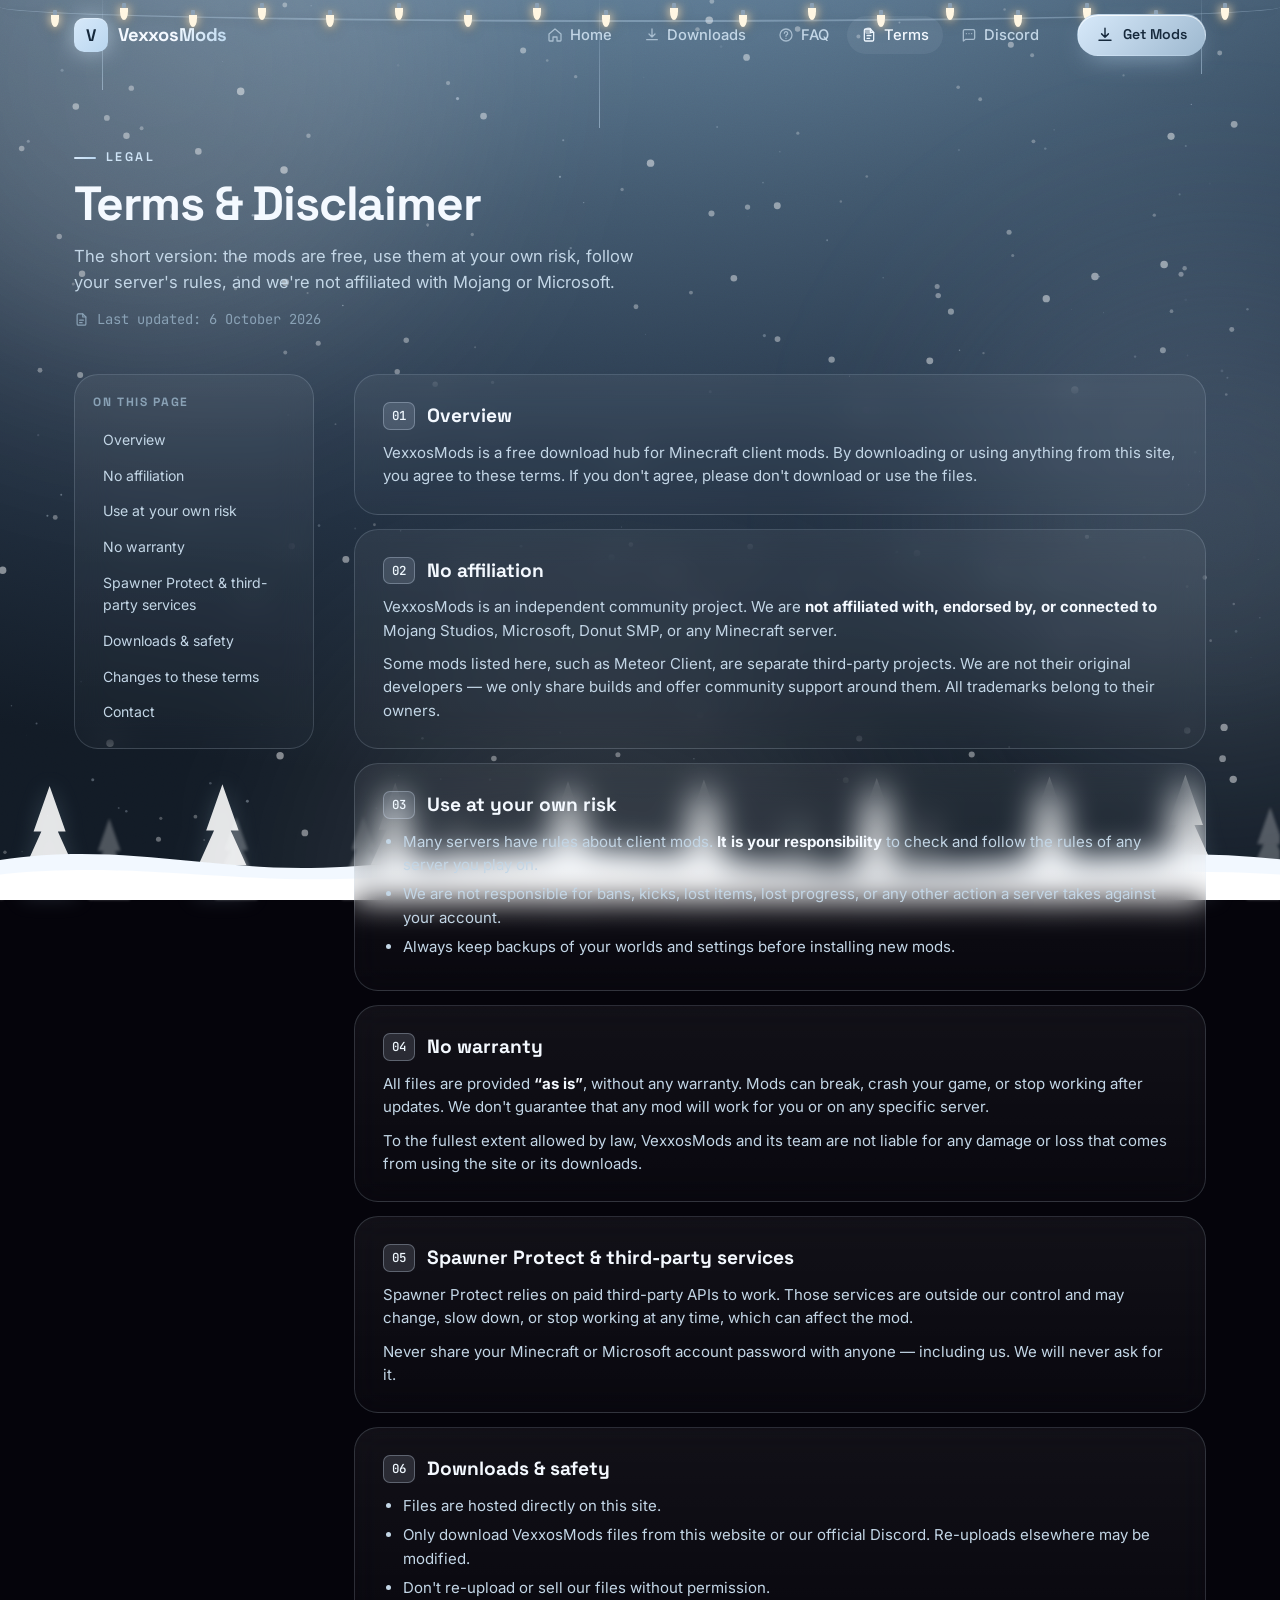
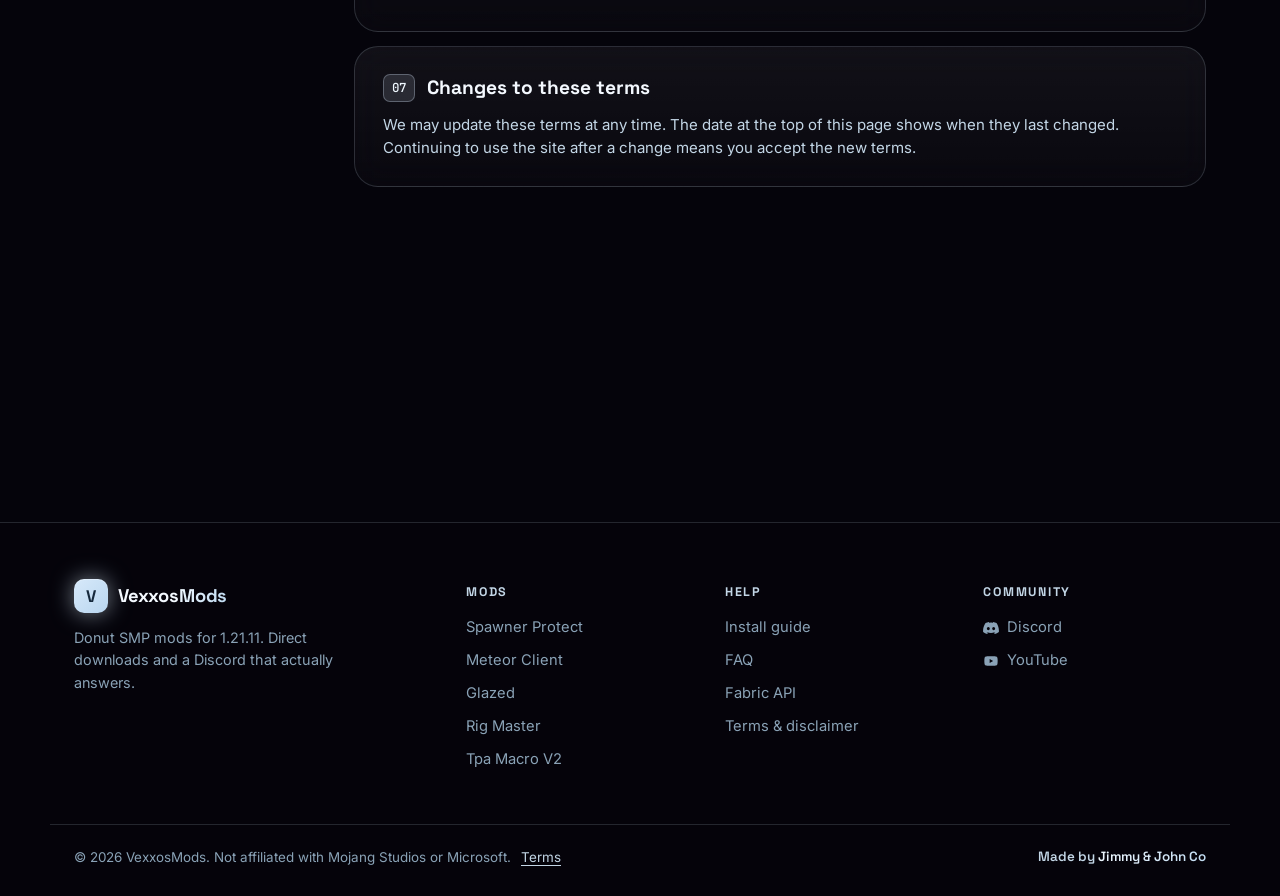
<file: terms.html>
<!DOCTYPE html>
<html lang="en">
<head>
<meta charset="UTF-8">
<meta name="viewport" content="width=device-width, initial-scale=1.0">
<title>Terms &amp; Disclaimer — VexxosMods</title>
<meta name="description" content="Terms of use and disclaimer for VexxosMods downloads.">
<meta name="theme-color" content="#8b5cf6">


<!-- Seasonal theme: Halloween turns on automatically every October.
     Preview it any time with ?theme=halloween or ?theme=xmas, or turn it off with ?theme=default -->
<script>
  (function () {
    var t = new URLSearchParams(location.search).get('theme');
    if (!t) { var mo = new Date().getMonth(); t = mo === 9 ? 'halloween' : mo === 11 ? 'xmas' : ''; }
    if (t === 'halloween' || t === 'xmas') document.documentElement.classList.add(t);
  })();
</script>

<link rel="icon" type="image/png" href="images/favicon.png">
<link rel="preconnect" href="https://fonts.googleapis.com">
<link rel="preconnect" href="https://fonts.gstatic.com" crossorigin>
<link href="https://fonts.googleapis.com/css2?family=Space+Grotesk:wght@500;600;700&family=Inter:wght@400;500;600&family=JetBrains+Mono:wght@400;500&display=swap" rel="stylesheet">
<link rel="stylesheet" href="style.css">
</head>
<body>

<!-- ============ Icon sprite (stroke icons, Zenex style) ============ -->
<svg xmlns="http://www.w3.org/2000/svg" style="display:none" aria-hidden="true">
  <symbol id="i-home" viewBox="0 0 24 24"><path d="M3 10.5 12 3l9 7.5V20a1 1 0 0 1-1 1h-5v-6H9v6H4a1 1 0 0 1-1-1v-9.5Z"/></symbol>
  <symbol id="i-download" viewBox="0 0 24 24"><path d="M12 3v12m0 0-4.5-4.5M12 15l4.5-4.5M4 19h16"/></symbol>
  <symbol id="i-play" viewBox="0 0 24 24"><rect x="2.5" y="5" width="19" height="14" rx="4"/><path d="m10 9 5 3-5 3V9Z"/></symbol>
  <symbol id="i-chat" viewBox="0 0 24 24"><path d="M7 18.5 3.5 21V6a2 2 0 0 1 2-2h13a2 2 0 0 1 2 2v10.5a2 2 0 0 1-2 2H7Z"/><path d="M8 10h.01M12 10h.01M16 10h.01"/></symbol>
  <symbol id="i-check" viewBox="0 0 24 24"><path d="m5 12.5 4.5 4.5L19 7.5"/></symbol>
  <symbol id="i-alert" viewBox="0 0 24 24"><path d="M12 3.5 2 20.5h20L12 3.5Z"/><path d="M12 10v4.5M12 17.5h.01"/></symbol>
  <symbol id="i-arrow" viewBox="0 0 24 24"><path d="M5 12h14m-5-5 5 5-5 5"/></symbol>
  <symbol id="i-clock" viewBox="0 0 24 24"><circle cx="12" cy="12" r="9"/><path d="M12 7v5l3 2"/></symbol>
  <symbol id="i-spider" viewBox="0 0 32 32"><g fill="none" stroke="currentColor" stroke-width="1.7" stroke-linecap="round" stroke-linejoin="round"><path d="M12.5 15 7 10.5 3.5 12M12 18 5 16.5 1.5 19.5M12 21 5.5 23.5 3.5 28M13 23.5 9 28.5 8 31.5M19.5 15 25 10.5 28.5 12M20 18l7-1.5 3.5 3M20 21l6.5 2.5 2 4.5M19 23.5l4 5 1 3"/></g><ellipse fill="currentColor" cx="16" cy="19.5" rx="5" ry="6"/><circle fill="currentColor" cx="16" cy="11.5" r="3.6"/><circle fill="#ff7a1a" cx="14.6" cy="11" r=".85"/><circle fill="#ff7a1a" cx="17.4" cy="11" r=".85"/></symbol>
  <symbol id="i-up" viewBox="0 0 24 24"><path d="M12 19V5m-6 6 6-6 6 6"/></symbol>
  <symbol id="i-x" viewBox="0 0 24 24"><path d="M6 6l12 12M18 6 6 18"/></symbol>
  <symbol id="i-plus" viewBox="0 0 24 24"><path d="M12 5v14M5 12h14"/></symbol>
  <symbol id="i-help" viewBox="0 0 24 24"><circle cx="12" cy="12" r="9"/><path d="M9.5 9.5a2.5 2.5 0 1 1 3.5 2.3c-.6.3-1 .9-1 1.6v.6M12 17h.01"/></symbol>
  <symbol id="i-doc" viewBox="0 0 24 24"><path d="M14 3H7a2 2 0 0 0-2 2v14a2 2 0 0 0 2 2h10a2 2 0 0 0 2-2V8l-5-5Z"/><path d="M14 3v5h5M9 13h6M9 17h4"/></symbol>
  <symbol id="i-folder" viewBox="0 0 24 24"><path d="M3 7a2 2 0 0 1 2-2h4l2 2.5h8a2 2 0 0 1 2 2V18a2 2 0 0 1-2 2H5a2 2 0 0 1-2-2V7Z"/></symbol>
  <symbol id="i-box" viewBox="0 0 24 24"><path d="M21 8 12 3 3 8v8l9 5 9-5V8Z"/><path d="m3 8 9 5 9-5M12 13v8"/></symbol>
  <symbol id="i-bolt" viewBox="0 0 24 24"><path d="M13 2.5 4.5 13.5H12L11 21.5l8.5-11H12l1-8Z"/></symbol>
  <symbol id="i-shield" viewBox="0 0 24 24"><path d="M12 3 4.5 6v5.5c0 4.6 3.2 8.3 7.5 9.5 4.3-1.2 7.5-4.9 7.5-9.5V6L12 3Z"/><path d="m9 12 2 2 4-4"/></symbol>
  <symbol id="i-gift" viewBox="0 0 24 24"><rect x="3.5" y="8" width="17" height="4" rx="1"/><path d="M5 12v8h14v-8M12 8v12M12 8S10.5 3.5 8 4.5 9 8 12 8Zm0 0s1.5-4.5 4-3.5S15 8 12 8Z"/></symbol>
  <symbol id="i-radar" viewBox="0 0 24 24"><circle cx="12" cy="12" r="9"/><circle cx="12" cy="12" r="5"/><path d="M12 12 18.5 5.5"/><circle cx="12" cy="12" r="1"/></symbol>
  <symbol id="i-bell" viewBox="0 0 24 24"><path d="M6 16V11a6 6 0 1 1 12 0v5l1.5 2h-15L6 16Z"/><path d="M10 20.5a2 2 0 0 0 4 0"/></symbol>
  <symbol id="i-key" viewBox="0 0 24 24"><circle cx="8" cy="15" r="4"/><path d="m11 12 8.5-8.5M16 7l2.5 2.5M14 9l2 2"/></symbol>
  <symbol id="i-pumpkin" viewBox="0 0 24 24"><path d="M12 7c-4.5 0-8 2.9-8 6.8S7.5 20.5 12 20.5s8-2.8 8-6.7S16.5 7 12 7Z"/><path d="M12 7c-2 0-3 3-3 6.8s1 6.7 3 6.7 3-2.9 3-6.7S14 7 12 7Z"/><path d="M12 7V4.5C12 3.5 12.8 3 14 3"/></symbol>
  <symbol id="i-bat" viewBox="0 0 32 16"><path fill="currentColor" stroke="none" d="M16 4.2c.5-1.3 1.3-2.2 1.3-2.2l.4 2.3c2.6-1.6 6.6-2.2 10-1 1.5.5 2.8 1.4 4.3 2.7-2-.4-3.8 0-4.9 1.2-1-.8-2.4-1-3.6-.5-1 .4-1.6 1.3-1.8 2.4-1.4-1-3.2-1.2-4.6-.3-.5.3-.9.8-1.1 1.3-.2-.5-.6-1-1.1-1.3-1.4-.9-3.2-.7-4.6.3-.2-1.1-.8-2-1.8-2.4-1.2-.5-2.6-.3-3.6.5C4.8 6.8 3 6.4 1 6.8 2.5 5.5 3.8 4.6 5.3 4.1c3.4-1.2 7.4-.6 10 1l.4-2.3S15.5 2.9 16 4.2Z"/></symbol>
  <!-- Mod icons -->
  <symbol id="m-spawner" viewBox="0 0 24 24"><rect x="3.5" y="3.5" width="17" height="17" rx="2"/><path d="M3.5 9h17M3.5 15h17M9 3.5v17M15 3.5v17"/><path fill="currentColor" fill-opacity=".45" d="M12 10.3c1.2 1 1.6 1.9 1.6 2.6a1.6 1.6 0 0 1-3.2 0c0-.7.4-1.6 1.6-2.6Z"/></symbol>
  <symbol id="m-meteor" viewBox="0 0 24 24"><circle cx="15.5" cy="8.5" r="4"/><path d="M12.6 11.4 4 20M10 9 5 14M15 14l-5 5"/></symbol>
  <symbol id="m-glazed" viewBox="0 0 24 24"><circle cx="12" cy="12" r="8.5"/><circle cx="12" cy="12" r="3"/><path d="M7.5 6.5 8.5 8M16 6l-.8 1.6M18 13l-1.6.4M7 16.5l1.4-1M14 17.8l-.4-1.6"/></symbol>
  <symbol id="m-rig" viewBox="0 0 24 24"><path d="M14.5 4.5c3 0 5.5 1.7 6.5 4-2.2-1-4.6-1.3-7-.8M9.5 4.5c-3 0-5.5 1.7-6.5 4 2.2-1 4.6-1.3 7-.8"/><path d="M12 6.5V21"/><path d="M10 6.5h4"/></symbol>
  <symbol id="m-tpa" viewBox="0 0 24 24"><path d="M4 8h13m0 0-3.5-3.5M17 8l-3.5 3.5M20 16H7m0 0 3.5-3.5M7 16l3.5 3.5"/></symbol>
  <!-- Brand -->
  <symbol id="b-discord" viewBox="0 0 24 24"><path fill="currentColor" stroke="none" d="M20.3 4.4a19.8 19.8 0 0 0-4.9-1.5l-.6 1.2a18.3 18.3 0 0 0-5.5 0L8.7 2.9a19.7 19.7 0 0 0-4.9 1.5C.7 9 -.2 13.6.2 18.1a19.9 19.9 0 0 0 6 3c.5-.6.9-1.3 1.2-2a13 13 0 0 1-1.9-.9l.4-.3a14.2 14.2 0 0 0 12.1 0l.4.3c-.6.4-1.2.7-1.9.9.4.7.8 1.4 1.3 2a19.8 19.8 0 0 0 6-3c.5-5.2-.9-9.7-3.5-13.7ZM8 15.3c-1.2 0-2.2-1.1-2.2-2.4s1-2.4 2.2-2.4 2.2 1.1 2.2 2.4-1 2.4-2.2 2.4Zm8 0c-1.2 0-2.2-1.1-2.2-2.4s1-2.4 2.2-2.4 2.2 1.1 2.2 2.4-1 2.4-2.2 2.4Z"/></symbol>
  <symbol id="b-youtube" viewBox="0 0 24 24"><path fill="currentColor" stroke="none" d="M21.6 7.2a2.5 2.5 0 0 0-1.8-1.8C18.2 5 12 5 12 5s-6.2 0-7.8.4A2.5 2.5 0 0 0 2.4 7.2 26 26 0 0 0 2 12a26 26 0 0 0 .4 4.8 2.5 2.5 0 0 0 1.8 1.8C5.8 19 12 19 12 19s6.2 0 7.8-.4a2.5 2.5 0 0 0 1.8-1.8A26 26 0 0 0 22 12a26 26 0 0 0-.4-4.8ZM10 15V9l5.2 3L10 15Z"/></symbol>
</svg>

<a class="skip-link" href="#main">Skip to content</a>

<!-- Background -->
<div class="bg" aria-hidden="true">
  <canvas id="stars"></canvas>
  <div class="aurora a1"></div>
  <div class="aurora a2"></div>
  <div class="aurora a3"></div>
  <div class="grain"></div>
</div>

<!-- Halloween: hanging spiders (only shown in October) -->
<div class="spiders hw-only" aria-hidden="true">
  <span class="spider sp1"><svg><use href="#i-spider"/></svg></span>
  <span class="spider sp2"><svg><use href="#i-spider"/></svg></span>
  <span class="spider sp3"><svg><use href="#i-spider"/></svg></span>
  <span class="spider sp4"><svg><use href="#i-spider"/></svg></span>
  <span class="spider sp5"><svg><use href="#i-spider"/></svg></span>
</div>

<!-- Navbar -->
<header class="nav" id="nav">
  <div class="nav-inner">
    <a href="index.html" class="brand" id="brand" aria-label="VexxosMods home">
      <span class="brand-mark">V</span>
      <span class="brand-name">Vexxos<span class="grad">Mods</span></span>
    </a>

    <nav class="nav-links" id="nav-links" aria-label="Primary">
      <a href="index.html"><svg class="ic"><use href="#i-home"/></svg>Home</a>
      <a href="index.html#downloads"><svg class="ic"><use href="#i-download"/></svg>Downloads</a>
      <a href="index.html#faq"><svg class="ic"><use href="#i-help"/></svg>FAQ</a>
      <a href="terms.html" class="active"><svg class="ic"><use href="#i-doc"/></svg>Terms</a>
      <a href="index.html#discord"><svg class="ic"><use href="#i-chat"/></svg>Discord</a>
    </nav>

    <a href="index.html#downloads" class="btn btn-primary btn-sm nav-cta">
      <svg class="ic"><use href="#i-download"/></svg><span>Get Mods</span>
    </a>

    <button class="nav-toggle" id="nav-toggle" aria-label="Open menu" aria-expanded="false" aria-controls="nav-links">
      <span></span><span></span><span></span>
    </button>
  </div>
</header>

<main id="main">
  <section class="legal">
    <div class="wrap">
      <div class="legal-head reveal">
        <p class="eyebrow">Legal</p>
        <h1 class="title">Terms &amp; Disclaimer</h1>
        <p class="lead">The short version: the mods are free, use them at your own risk, follow your server's rules, and we're not affiliated with Mojang or Microsoft.</p>
        <p class="legal-meta"><svg class="ic"><use href="#i-doc"/></svg>Last updated: 6 October 2026</p>
      </div>

      <div class="legal-grid">
        <nav class="legal-toc card reveal" aria-label="On this page">
          <h4>On this page</h4>
        <a href="#overview">Overview</a>
        <a href="#affiliation">No affiliation</a>
        <a href="#risk">Use at your own risk</a>
        <a href="#warranty">No warranty</a>
        <a href="#spawner">Spawner Protect &amp; third-party services</a>
        <a href="#downloads">Downloads &amp; safety</a>
        <a href="#changes">Changes to these terms</a>
        <a href="#contact">Contact</a>
        </nav>
        <div class="legal-body">
        <section class="legal-sec card reveal" id="overview">
          <h2><span class="num">01</span>Overview</h2>
          <p>VexxosMods is a free download hub for Minecraft client mods. By downloading or using anything from this site, you agree to these terms. If you don't agree, please don't download or use the files.</p>
        </section>
        <section class="legal-sec card reveal" id="affiliation">
          <h2><span class="num">02</span>No affiliation</h2>
          <p>VexxosMods is an independent community project. We are <b>not affiliated with, endorsed by, or connected to</b> Mojang Studios, Microsoft, Donut SMP, or any Minecraft server.</p>
<p>Some mods listed here, such as Meteor Client, are separate third-party projects. We are not their original developers — we only share builds and offer community support around them. All trademarks belong to their owners.</p>
        </section>
        <section class="legal-sec card reveal" id="risk">
          <h2><span class="num">03</span>Use at your own risk</h2>
          <ul>
<li>Many servers have rules about client mods. <b>It is your responsibility</b> to check and follow the rules of any server you play on.</li>
<li>We are not responsible for bans, kicks, lost items, lost progress, or any other action a server takes against your account.</li>
<li>Always keep backups of your worlds and settings before installing new mods.</li>
</ul>
        </section>
        <section class="legal-sec card reveal" id="warranty">
          <h2><span class="num">04</span>No warranty</h2>
          <p>All files are provided <b>“as is”</b>, without any warranty. Mods can break, crash your game, or stop working after updates. We don't guarantee that any mod will work for you or on any specific server.</p>
<p>To the fullest extent allowed by law, VexxosMods and its team are not liable for any damage or loss that comes from using the site or its downloads.</p>
        </section>
        <section class="legal-sec card reveal" id="spawner">
          <h2><span class="num">05</span>Spawner Protect &amp; third-party services</h2>
          <p>Spawner Protect relies on paid third-party APIs to work. Those services are outside our control and may change, slow down, or stop working at any time, which can affect the mod.</p>
<p>Never share your Minecraft or Microsoft account password with anyone — including us. We will never ask for it.</p>
        </section>
        <section class="legal-sec card reveal" id="downloads">
          <h2><span class="num">06</span>Downloads &amp; safety</h2>
          <ul>
<li>Files are hosted directly on this site.</li>
<li>Only download VexxosMods files from this website or our official Discord. Re-uploads elsewhere may be modified.</li>
<li>Don't re-upload or sell our files without permission.</li>
</ul>
        </section>
        <section class="legal-sec card reveal" id="changes">
          <h2><span class="num">07</span>Changes to these terms</h2>
          <p>We may update these terms at any time. The date at the top of this page shows when they last changed. Continuing to use the site after a change means you accept the new terms.</p>
        </section>
        <section class="legal-sec card reveal" id="contact">
          <h2><span class="num">08</span>Contact</h2>
          <p>Questions about these terms? Reach us in the <a href="https://discord.gg/nPXXyXWXZS" target="_blank" rel="noopener">VexxosMods Discord</a>.</p>
        </section>
          <a class="btn btn-ghost legal-back reveal" href="index.html"><svg class="ic"><use href="#i-home"/></svg><span>Back to VexxosMods</span></a>
        </div>
      </div>
    </div>
  </section>
</main>

<!-- ============ Footer ============ -->
<footer class="footer">
  <div class="wrap footer-grid">
    <div class="footer-brand">
      <a href="index.html" class="brand"><span class="brand-mark">V</span><span class="brand-name">Vexxos<span class="grad">Mods</span></span></a>
      <p>Donut SMP mods for 1.21.11. Direct downloads and a Discord that actually answers.</p>
    </div>
    <div class="footer-col">
      <h4>Mods</h4>
      <a href="index.html#spawner-protect">Spawner Protect</a>
      <a href="index.html#downloads">Meteor Client</a>
      <a href="index.html#downloads">Glazed</a>
      <a href="index.html#downloads">Rig Master</a>
      <a href="index.html#downloads">Tpa Macro V2</a>
    </div>
    <div class="footer-col">
      <h4>Help</h4>
      <a href="index.html#install">Install guide</a>
      <a href="index.html#faq">FAQ</a>
      <a href="https://modrinth.com/mod/fabric-api" target="_blank" rel="noopener">Fabric API</a>
      <a href="terms.html">Terms &amp; disclaimer</a>
    </div>
    <div class="footer-col">
      <h4>Community</h4>
      <a href="https://discord.gg/nPXXyXWXZS" target="_blank" rel="noopener"><svg class="ic"><use href="#b-discord"/></svg>Discord</a>
      <a href="https://youtu.be/SU9xgJObvtQ" target="_blank" rel="noopener"><svg class="ic"><use href="#b-youtube"/></svg>YouTube</a>
    </div>
  </div>
  <div class="wrap footer-bottom">
    <p>&copy; <span id="year"></span> VexxosMods. Not affiliated with Mojang Studios or Microsoft. <a href="terms.html">Terms</a></p>
    <p class="madeby">Made by <span class="grad">Jimmy &amp; John Co</span></p>
  </div>
</footer>

<!-- Back to top (with scroll progress ring) -->
<button class="totop" id="totop" aria-label="Back to top">
  <svg class="totop-ring" viewBox="0 0 48 48" aria-hidden="true"><circle cx="24" cy="24" r="21"/><circle class="totop-bar" id="totop-bar" cx="24" cy="24" r="21"/></svg>
  <svg class="ic"><use href="#i-up"/></svg>
</button>

<!-- Toast -->
<div class="toast" id="toast" role="status" aria-live="polite">
  <span class="toast-ic"><svg class="ic"><use href="#i-check"/></svg></span>
  <span><b id="toast-title">Download started</b><small id="toast-sub"></small></span>
</div>

<script src="script.js"></script>
</body>
</html>
</file>
<file: style.css>
/* =========================================================
   VexxosMods — Stylesheet
   Aurora glass theme (Zenex-style), Vexxos violet + pink
   Made by Jimmy & John Co
   ========================================================= */

:root {
  /* Ink surfaces */
  --ink-900: #05040b;
  --ink-800: #08070f;
  --ink-700: #0d0b18;
  --ink-600: #131024;

  /* Glass */
  --glass: rgba(255, 255, 255, 0.04);
  --glass-2: rgba(255, 255, 255, 0.065);
  --hairline: rgba(255, 255, 255, 0.09);
  --hairline-bright: rgba(255, 255, 255, 0.18);

  /* Brand: Vexxos violet + pink */
  --violet: #8b5cf6;
  --violet-soft: #c4b5fd;
  --violet-deep: #5b21b6;
  --violet-rgb: 139, 92, 246;
  --pink: #e879f9;
  --pink-rgb: 232, 121, 249;

  /* Signal */
  --aqua: #2ee6c8;
  --aqua-rgb: 46, 230, 200;
  --amber: #fbbf24;
  --amber-rgb: 251, 191, 36;

  /* Text */
  --text: #efecfb;
  --text-dim: #a8a2c4;
  --text-faint: #6f6a8c;

  /* Per-mod accents */
  --meteor-rgb: 168, 85, 247;
  --glazed-rgb: 56, 189, 248;
  --rig-rgb: 255, 77, 109;
  --tpa-rgb: 46, 230, 200;
  --spawner-rgb: 255, 138, 61;

  /* Type */
  --f-display: 'Space Grotesk', system-ui, sans-serif;
  --f-body: 'Inter', system-ui, -apple-system, sans-serif;
  --f-mono: 'JetBrains Mono', ui-monospace, Menlo, monospace;

  /* Layout */
  --max: 1180px;
  --r-lg: 24px;
  --r-md: 16px;
  --r-sm: 12px;

  /* Motion */
  --ease: cubic-bezier(0.22, 1, 0.36, 1);
  --spring: cubic-bezier(0.34, 1.56, 0.64, 1);
}

*, *::before, *::after { box-sizing: border-box; }

html { scroll-behavior: smooth; scroll-padding-top: 84px; }

body {
  margin: 0;
  font-family: var(--f-body);
  background: var(--ink-900);
  color: var(--text);
  line-height: 1.55;
  -webkit-font-smoothing: antialiased;
  overflow-x: hidden;
}

a { color: inherit; text-decoration: none; }
img { max-width: 100%; display: block; }
code { font-family: var(--f-mono); font-size: 0.88em; padding: 1px 6px; border-radius: 6px; background: var(--glass-2); border: 1px solid var(--hairline); }

::selection { background: rgba(var(--violet-rgb), 0.45); color: #fff; }

:focus-visible { outline: 2px solid var(--violet-soft); outline-offset: 3px; border-radius: 8px; }

.skip-link { position: absolute; left: -999px; top: 0; z-index: 1000; padding: 12px 18px; background: var(--violet); color: #fff; border-radius: 0 0 10px 0; }
.skip-link:focus { left: 0; }

.wrap { max-width: var(--max); margin: 0 auto; padding: 0 24px; }

/* ---------- Icons ---------- */
.ic {
  width: 18px; height: 18px; flex-shrink: 0;
  fill: none; stroke: currentColor; stroke-width: 1.9;
  stroke-linecap: round; stroke-linejoin: round;
  vertical-align: middle;
}

.grad {
  background: linear-gradient(120deg, var(--violet-soft), var(--pink) 55%, var(--violet-soft));
  background-size: 220% 100%;
  -webkit-background-clip: text; background-clip: text; color: transparent;
}
.shimmer { animation: shimmer 7s linear infinite; }
@keyframes shimmer { to { background-position: -220% 0; } }

/* ---------- Background ---------- */
.bg { position: fixed; inset: 0; z-index: -1; overflow: hidden; background: radial-gradient(ellipse 120% 80% at 50% -10%, var(--ink-600), var(--ink-900) 60%); }
#stars { position: absolute; inset: 0; width: 100%; height: 100%; }
.aurora { position: absolute; border-radius: 50%; filter: blur(110px); pointer-events: none; will-change: transform; }
.a1 { width: 620px; height: 620px; top: -240px; left: -160px; background: rgba(var(--violet-rgb), 0.42); animation: drift1 30s ease-in-out infinite alternate; }
.a2 { width: 520px; height: 520px; top: 30%; right: -200px; background: rgba(var(--pink-rgb), 0.22); animation: drift2 36s ease-in-out infinite alternate; }
.a3 { width: 560px; height: 560px; bottom: -280px; left: 25%; background: rgba(var(--violet-rgb), 0.22); animation: drift3 42s ease-in-out infinite alternate; }
@keyframes drift1 { to { transform: translate(90px, 70px) scale(1.08); } }
@keyframes drift2 { to { transform: translate(-80px, 50px) scale(0.94); } }
@keyframes drift3 { to { transform: translate(60px, -60px) scale(1.06); } }
.grain {
  position: absolute; inset: 0; opacity: 0.05; mix-blend-mode: overlay; pointer-events: none;
  background-image: url("data:image/svg+xml;utf8,<svg xmlns='http://www.w3.org/2000/svg' width='160' height='160'><filter id='n'><feTurbulence type='fractalNoise' baseFrequency='.9' numOctaves='2'/></filter><rect width='100%' height='100%' filter='url(%23n)'/></svg>");
}

/* ---------- Buttons ---------- */
.btn {
  position: relative; overflow: hidden;
  display: inline-flex; align-items: center; justify-content: center; gap: 9px;
  padding: 14px 26px; border-radius: 999px;
  font-family: var(--f-display); font-weight: 600; font-size: 0.98rem;
  border: 1px solid transparent; cursor: pointer; white-space: nowrap;
  transition: transform 0.35s var(--ease), box-shadow 0.35s var(--ease), background 0.35s var(--ease), border-color 0.35s var(--ease);
}
.btn::after {
  content: ''; position: absolute; top: 0; left: -60%; width: 40%; height: 100%;
  background: linear-gradient(90deg, transparent, rgba(255,255,255,0.28), transparent);
  transform: skewX(-20deg); transition: left 0.7s var(--ease); pointer-events: none;
}
.btn:hover::after { left: 130%; }
.btn:hover { transform: translateY(-2px); }
.btn:active { transform: scale(0.965); }

.btn-primary {
  color: #fff;
  background: linear-gradient(135deg, var(--violet), var(--violet-deep));
  box-shadow: inset 0 1px 0 rgba(255,255,255,0.22), 0 10px 30px -8px rgba(var(--violet-rgb), 0.7);
}
.btn-primary:hover { box-shadow: inset 0 1px 0 rgba(255,255,255,0.22), 0 16px 40px -8px rgba(var(--violet-rgb), 0.9); }
.btn-ghost {
  color: var(--text); background: var(--glass); border-color: var(--hairline-bright);
  backdrop-filter: blur(12px); -webkit-backdrop-filter: blur(12px);
}
.btn-ghost:hover { background: var(--glass-2); border-color: rgba(var(--violet-rgb), 0.55); }
.btn-sm { padding: 9px 18px; font-size: 0.88rem; }
.btn-lg { padding: 16px 32px; font-size: 1.05rem; }

/* ---------- Navbar ---------- */
.nav {
  position: sticky; top: 0; z-index: 100;
  border-bottom: 1px solid transparent;
  transition: background 0.4s var(--ease), border-color 0.4s var(--ease), backdrop-filter 0.4s;
}
.nav.scrolled {
  background: rgba(8, 7, 15, 0.72);
  border-bottom-color: var(--hairline);
  backdrop-filter: blur(18px) saturate(140%); -webkit-backdrop-filter: blur(18px) saturate(140%);
}
.nav-inner { max-width: var(--max); margin: 0 auto; padding: 14px 24px; display: flex; align-items: center; gap: 24px; }

.brand { display: inline-flex; align-items: center; gap: 10px; }
.brand-mark {
  width: 34px; height: 34px; border-radius: 10px;
  display: grid; place-items: center;
  font-family: var(--f-display); font-weight: 700; font-size: 1.05rem; color: #fff;
  background: linear-gradient(135deg, var(--violet), var(--pink));
  box-shadow: 0 0 22px rgba(var(--violet-rgb), 0.55), inset 0 1px 0 rgba(255,255,255,0.3);
  animation: markFloat 2.8s ease-in-out infinite;
}
@keyframes markFloat { 50% { transform: translateY(-2px) scale(1.04); } }
.brand-name { font-family: var(--f-display); font-weight: 700; font-size: 1.15rem; letter-spacing: -0.01em; }

.nav-links { display: flex; gap: 4px; margin-left: auto; }
.nav-links a {
  display: inline-flex; align-items: center; gap: 7px;
  padding: 8px 14px; border-radius: 999px;
  font-size: 0.92rem; font-weight: 500; color: var(--text-dim);
  transition: color 0.25s, background 0.25s;
}
.nav-links a .ic { width: 16px; height: 16px; opacity: 0.75; }
.nav-links a:hover, .nav-links a.active { color: var(--text); background: var(--glass-2); }
.nav-links a.active .ic { color: var(--violet-soft); opacity: 1; }

.nav-toggle { display: none; margin-left: auto; flex-direction: column; gap: 5px; padding: 8px; background: none; border: 0; cursor: pointer; }
.nav-toggle span { width: 22px; height: 2px; border-radius: 2px; background: var(--text); transition: transform 0.3s var(--ease), opacity 0.3s; }
.nav-toggle[aria-expanded="true"] span:nth-child(1) { transform: translateY(7px) rotate(45deg); }
.nav-toggle[aria-expanded="true"] span:nth-child(2) { opacity: 0; }
.nav-toggle[aria-expanded="true"] span:nth-child(3) { transform: translateY(-7px) rotate(-45deg); }

/* ---------- Hero ---------- */
.hero { position: relative; min-height: calc(100vh - 64px); display: flex; align-items: center; padding: 70px 0 110px; }
.hero-grid { display: grid; grid-template-columns: 1.05fr 1fr; gap: 56px; align-items: center; width: 100%; }

.pill {
  display: inline-flex; align-items: center; gap: 10px; margin: 0 0 24px;
  padding: 7px 16px 7px 12px; border-radius: 999px;
  font-size: 0.86rem; color: var(--text-dim);
  background: var(--glass); border: 1px solid var(--hairline);
}
.pill strong { color: var(--text); font-weight: 600; }
.ping { position: relative; width: 8px; height: 8px; border-radius: 50%; background: var(--aqua); box-shadow: 0 0 10px rgba(var(--aqua-rgb), 0.9); }
.ping::after { content: ''; position: absolute; inset: 0; border-radius: 50%; border: 2px solid var(--aqua); animation: pingOut 2.2s var(--ease) infinite; }
@keyframes pingOut { from { transform: scale(1); opacity: 0.9; } to { transform: scale(3.2); opacity: 0; } }

.hero-title {
  font-family: var(--f-display); font-weight: 700;
  font-size: clamp(3rem, 8vw, 5.6rem); line-height: 0.98; letter-spacing: -0.035em;
  margin: 0 0 16px;
}
.hero-sub { font-family: var(--f-display); font-size: clamp(1.2rem, 2.4vw, 1.5rem); font-weight: 500; margin: 0 0 12px; }
.hero-lead { color: var(--text-dim); font-size: 1.05rem; max-width: 500px; margin: 0 0 32px; }
.hero-actions { display: flex; gap: 12px; flex-wrap: wrap; margin-bottom: 30px; }
.hero-checks { list-style: none; padding: 0; margin: 0; display: flex; flex-wrap: wrap; gap: 10px 22px; color: var(--text-dim); font-size: 0.9rem; }
.hero-checks li { display: inline-flex; align-items: center; gap: 7px; }
.hero-checks .ic { width: 16px; height: 16px; color: var(--aqua); }

/* Panel */
.panel {
  border-radius: var(--r-lg); overflow: hidden;
  background: linear-gradient(180deg, rgba(22, 18, 40, 0.82), rgba(10, 9, 20, 0.88));
  border: 1px solid var(--hairline-bright);
  box-shadow: 0 40px 90px -30px rgba(0,0,0,0.8), 0 0 70px -20px rgba(var(--violet-rgb), 0.5);
  backdrop-filter: blur(20px); -webkit-backdrop-filter: blur(20px);
}
.panel.in-view { animation: panelFloat 8s ease-in-out 1s infinite; }
@keyframes panelFloat { 0%, 100% { transform: translateY(0); } 50% { transform: translateY(-12px); } }
.panel-bar { display: flex; align-items: center; gap: 8px; padding: 14px 18px; border-bottom: 1px solid var(--hairline); background: rgba(255,255,255,0.025); }
.dot { width: 11px; height: 11px; border-radius: 50%; }
.d1 { background: #ff5f7e; } .d2 { background: var(--amber); } .d3 { background: var(--aqua); }
.panel-path { display: inline-flex; align-items: center; gap: 7px; margin-left: 10px; font-family: var(--f-mono); font-size: 0.8rem; color: var(--text-dim); }
.panel-path .ic { width: 15px; height: 15px; }
.panel-tag { margin-left: auto; font-size: 0.72rem; font-weight: 600; padding: 3px 10px; border-radius: 999px; color: var(--violet-soft); background: rgba(var(--violet-rgb), 0.14); border: 1px solid rgba(var(--violet-rgb), 0.35); }
.panel-rows { padding: 10px; display: grid; gap: 6px; }
.row {
  position: relative; overflow: hidden;
  display: flex; align-items: center; gap: 14px; padding: 12px 14px; border-radius: 14px;
  background: rgba(255,255,255,0.025); border: 1px solid transparent;
  transition: background 0.3s, border-color 0.3s;
}
.row:hover { background: rgba(var(--acc), 0.08); border-color: rgba(var(--acc), 0.25); }
.row::after {
  content: ''; position: absolute; inset: 0; transform: translateX(-100%);
  background: linear-gradient(90deg, transparent, rgba(var(--acc), 0.16), transparent);
}
.panel.in-view .row::after { animation: rowScan 1.4s var(--ease) forwards; }
.panel.in-view .row:nth-child(2)::after { animation-delay: 0.25s; }
.panel.in-view .row:nth-child(3)::after { animation-delay: 0.5s; }
.panel.in-view .row:nth-child(4)::after { animation-delay: 0.75s; }
@keyframes rowScan { to { transform: translateX(100%); } }
.row-ic {
  width: 38px; height: 38px; border-radius: 11px; display: grid; place-items: center; flex-shrink: 0;
  color: rgb(var(--acc)); background: rgba(var(--acc), 0.13); border: 1px solid rgba(var(--acc), 0.3);
}
.row-ic svg { width: 20px; height: 20px; fill: none; stroke: currentColor; stroke-width: 1.9; stroke-linecap: round; stroke-linejoin: round; }
.row-txt { display: flex; flex-direction: column; min-width: 0; }
.row-txt b { font-family: var(--f-display); font-weight: 600; font-size: 0.95rem; }
.row-txt small { font-family: var(--f-mono); font-size: 0.74rem; color: var(--text-faint); white-space: nowrap; overflow: hidden; text-overflow: ellipsis; }
.row-state { margin-left: auto; font-size: 0.72rem; font-weight: 600; padding: 3px 10px; border-radius: 999px; color: var(--aqua); background: rgba(var(--aqua-rgb), 0.1); border: 1px solid rgba(var(--aqua-rgb), 0.3); }
.panel-foot { display: flex; align-items: center; gap: 10px; padding: 14px 18px; border-top: 1px solid var(--hairline); font-size: 0.86rem; color: var(--text-dim); }
.panel-foot .ic { color: var(--aqua); }
.panel-foot b { color: var(--text); }

.scroll-cue { position: absolute; bottom: 30px; left: 50%; transform: translateX(-50%); width: 26px; height: 42px; border: 2px solid rgba(var(--violet-rgb), 0.45); border-radius: 20px; }
.scroll-cue span { position: absolute; top: 7px; left: 50%; width: 4px; height: 8px; margin-left: -2px; border-radius: 3px; background: var(--violet-soft); animation: scrollDot 1.8s var(--ease) infinite; }
@keyframes scrollDot { 0% { transform: translateY(0); opacity: 1; } 100% { transform: translateY(14px); opacity: 0; } }

/* ---------- Marquee ---------- */
.marquee {
  overflow: hidden; border-block: 1px solid var(--hairline); background: rgba(255,255,255,0.018);
  -webkit-mask-image: linear-gradient(90deg, transparent, #000 10%, #000 90%, transparent);
          mask-image: linear-gradient(90deg, transparent, #000 10%, #000 90%, transparent);
}
.marquee-track { display: flex; width: max-content; animation: marquee 38s linear infinite; }
.marquee:hover .marquee-track { animation-play-state: paused; }
.marquee span {
  display: inline-flex; align-items: center; gap: 28px; padding: 18px 14px 18px 0; margin-right: 14px;
  font-family: var(--f-display); font-weight: 600; font-size: 0.85rem; letter-spacing: 0.14em; text-transform: uppercase; color: var(--text-dim);
}
.marquee span::after { content: ''; width: 6px; height: 6px; border-radius: 50%; background: var(--violet); box-shadow: 0 0 10px var(--violet); }
@keyframes marquee { to { transform: translateX(-50%); } }

/* ---------- Cards (shared) ---------- */
.card {
  --acc: var(--violet-rgb);
  position: relative; isolation: isolate;
  border-radius: var(--r-lg);
  background: linear-gradient(180deg, rgba(255,255,255,0.055), rgba(255,255,255,0.018));
  border: 1px solid var(--hairline);
  backdrop-filter: blur(16px); -webkit-backdrop-filter: blur(16px);
  transition: transform 0.5s var(--ease), border-color 0.4s, box-shadow 0.5s var(--ease);
}
/* Cursor spotlight */
.card::before {
  content: ''; position: absolute; inset: 0; border-radius: inherit; z-index: -1; pointer-events: none;
  background: radial-gradient(420px circle at var(--mx, 50%) var(--my, -30%), rgba(var(--acc), 0.14), transparent 45%);
  opacity: 0; transition: opacity 0.4s;
}
.card:hover::before { opacity: 1; }

/* ---------- Stats ---------- */
.stats { padding: 70px 0 10px; }
.stat-grid { display: grid; grid-template-columns: repeat(4, 1fr); gap: 16px; }
.stat { padding: 24px; display: flex; flex-direction: column; gap: 6px; overflow: hidden; }
.stat::after { content: ''; position: absolute; top: 0; left: 24px; right: 24px; height: 2px; border-radius: 2px; background: linear-gradient(90deg, var(--violet), var(--pink)); transform: scaleX(0); transition: transform 0.5s var(--ease); }
.stat:hover { transform: translateY(-5px); border-color: rgba(var(--violet-rgb), 0.35); }
.stat:hover::after { transform: scaleX(1); }
.stat-ic { width: 36px; height: 36px; border-radius: 11px; display: grid; place-items: center; margin-bottom: 8px; color: var(--violet-soft); background: rgba(var(--violet-rgb), 0.13); border: 1px solid rgba(var(--violet-rgb), 0.3); }
.stat-num {
  font-family: var(--f-display); font-weight: 700; font-size: 2.3rem; line-height: 1; letter-spacing: -0.02em; font-variant-numeric: tabular-nums;
  background: linear-gradient(135deg, #fff, var(--violet-soft)); -webkit-background-clip: text; background-clip: text; color: transparent;
}
.stat-label { color: var(--text-dim); font-size: 0.88rem; }

/* ---------- Sections ---------- */
.section { padding: 110px 0 0; }
.head { margin-bottom: 36px; }
.eyebrow { display: inline-flex; align-items: center; gap: 10px; margin: 0 0 12px; font-family: var(--f-display); font-weight: 600; font-size: 0.78rem; letter-spacing: 0.2em; text-transform: uppercase; color: var(--violet-soft); }
.eyebrow::before { content: ''; width: 22px; height: 2px; border-radius: 2px; background: linear-gradient(90deg, var(--violet), var(--pink)); }
.title { font-family: var(--f-display); font-weight: 700; font-size: clamp(2rem, 4.4vw, 3rem); line-height: 1.05; letter-spacing: -0.025em; margin: 0 0 14px; }
.lead { color: var(--text-dim); font-size: 1.04rem; max-width: 580px; margin: 0; }
.lead b { color: var(--text); font-weight: 600; }

/* Notice */
.notice {
  display: flex; align-items: flex-start; gap: 12px; margin-bottom: 26px; padding: 14px 18px;
  border-radius: var(--r-md); font-size: 0.92rem; color: var(--text-dim);
  background: rgba(var(--amber-rgb), 0.06); border: 1px solid rgba(var(--amber-rgb), 0.25);
}
.notice .ic { color: var(--amber); margin-top: 1px; }
.notice b { color: var(--text); }
.notice a { color: var(--amber); font-weight: 600; white-space: nowrap; }
.notice a:hover { text-decoration: underline; }

/* ---------- Mod cards ---------- */
.mods { display: grid; grid-template-columns: repeat(4, 1fr); gap: 18px; }
.mod { padding: 24px; display: flex; flex-direction: column; }
.mod:hover { transform: translateY(-8px); border-color: rgba(var(--acc), 0.45); box-shadow: 0 26px 60px -24px rgba(var(--acc), 0.55); }
.mod-top { display: flex; align-items: flex-start; justify-content: space-between; gap: 10px; margin-bottom: 20px; }
.mod-ic {
  width: 52px; height: 52px; border-radius: 15px; display: grid; place-items: center;
  color: rgb(var(--acc)); background: rgba(var(--acc), 0.13); border: 1px solid rgba(var(--acc), 0.32);
  box-shadow: 0 0 30px -6px rgba(var(--acc), 0.55);
  transition: transform 0.5s var(--spring), box-shadow 0.4s;
}
.mod-ic svg { width: 26px; height: 26px; fill: none; stroke: currentColor; stroke-width: 1.8; stroke-linecap: round; stroke-linejoin: round; }
.mod:hover .mod-ic { transform: translateY(-3px) scale(1.07) rotate(-5deg); box-shadow: 0 0 44px -4px rgba(var(--acc), 0.8); }
.badge { font-size: 0.7rem; font-weight: 600; padding: 4px 10px; border-radius: 999px; color: rgb(var(--acc)); background: rgba(var(--acc), 0.1); border: 1px solid rgba(var(--acc), 0.3); white-space: nowrap; }
.mod h3 { font-family: var(--f-display); font-weight: 700; font-size: 1.3rem; letter-spacing: -0.01em; margin: 0 0 8px; }
.mod > p { color: var(--text-dim); font-size: 0.9rem; margin: 0 0 16px; flex-grow: 1; }
.tags { display: flex; flex-wrap: wrap; gap: 6px; margin-bottom: 16px; }
.tags span { font-family: var(--f-mono); font-size: 0.72rem; padding: 4px 9px; border-radius: 8px; color: var(--text-dim); background: var(--glass-2); border: 1px solid var(--hairline); }
.mod-note { display: flex; align-items: flex-start; gap: 8px; margin: 0 0 16px; padding: 9px 11px; border-radius: 10px; font-size: 0.8rem; line-height: 1.45; color: #fcd57a; background: rgba(var(--amber-rgb), 0.07); border: 1px solid rgba(var(--amber-rgb), 0.22); }
.mod-note .ic { width: 15px; height: 15px; color: var(--amber); margin-top: 1px; }

.dl {
  position: relative; overflow: hidden;
  display: flex; align-items: center; justify-content: center; gap: 9px;
  padding: 13px 18px; border-radius: 14px;
  font-family: var(--f-display); font-weight: 600; font-size: 0.95rem; color: #fff;
  background: linear-gradient(135deg, rgba(var(--acc), 0.9), rgba(var(--acc), 0.55));
  border: 1px solid rgba(255,255,255,0.14);
  box-shadow: inset 0 1px 0 rgba(255,255,255,0.22), 0 8px 24px -10px rgba(var(--acc), 0.8);
  transition: transform 0.35s var(--ease), box-shadow 0.35s var(--ease), filter 0.3s;
}
.dl::after { content: ''; position: absolute; top: 0; left: -60%; width: 40%; height: 100%; background: linear-gradient(90deg, transparent, rgba(255,255,255,0.3), transparent); transform: skewX(-20deg); transition: left 0.7s var(--ease); }
.dl:hover { transform: translateY(-2px); filter: brightness(1.08); box-shadow: inset 0 1px 0 rgba(255,255,255,0.22), 0 14px 32px -10px rgba(var(--acc), 0.95); }
.dl:hover::after { left: 130%; }
.dl:active { transform: scale(0.97); }
.dl .arr { width: 16px; height: 16px; transition: transform 0.35s var(--ease); }
.dl:hover .arr { transform: translateX(4px); }
.dl.done { background: linear-gradient(135deg, rgba(var(--aqua-rgb), 0.85), rgba(var(--aqua-rgb), 0.55)); color: #04110e; }
.ripple { position: absolute; border-radius: 50%; background: rgba(255,255,255,0.5); transform: scale(0); animation: ripple 650ms var(--ease) forwards; pointer-events: none; }
@keyframes ripple { to { transform: scale(2.8); opacity: 0; } }

/* ---------- Steps ---------- */
.steps { list-style: none; padding: 0; margin: 0; display: grid; grid-template-columns: repeat(3, 1fr); gap: 18px; counter-reset: s; }
.step { padding: 28px 26px; overflow: hidden; }
.step:hover { transform: translateY(-5px); border-color: rgba(var(--violet-rgb), 0.35); }
.step-num { position: absolute; top: 14px; right: 20px; font-family: var(--f-display); font-weight: 700; font-size: 3.6rem; line-height: 1; color: rgba(255,255,255,0.05); }
.step-ic { width: 44px; height: 44px; border-radius: 13px; display: grid; place-items: center; margin-bottom: 18px; color: var(--violet-soft); background: rgba(var(--violet-rgb), 0.13); border: 1px solid rgba(var(--violet-rgb), 0.3); }
.step h3 { font-family: var(--f-display); font-size: 1.2rem; margin: 0 0 8px; }
.step p { color: var(--text-dim); font-size: 0.92rem; margin: 0; }
.step a { color: var(--violet-soft); font-weight: 600; }
.step a:hover { text-decoration: underline; }

/* ---------- Video ---------- */
.video { padding: 12px; box-shadow: 0 40px 90px -40px rgba(var(--violet-rgb), 0.6); }
.video-wrap { aspect-ratio: 16 / 9; border-radius: 16px; overflow: hidden; background: #000; }
.video-wrap iframe { width: 100%; height: 100%; border: 0; display: block; }
.sub { --acc: var(--pink-rgb); margin-top: 18px; padding: 22px 26px; display: flex; align-items: center; gap: 20px; flex-wrap: wrap; }
.sub-ic { width: 50px; height: 50px; border-radius: 15px; display: grid; place-items: center; color: #fff; background: linear-gradient(135deg, #ff4d6d, var(--pink)); box-shadow: 0 0 28px -4px rgba(var(--pink-rgb), 0.6); flex-shrink: 0; }
.sub-ic .ic { width: 24px; height: 24px; }
.sub-txt { flex: 1 1 240px; }
.sub-txt h3 { font-family: var(--f-display); font-size: 1.1rem; margin: 0 0 2px; }
.sub-txt p { margin: 0; color: var(--text-dim); font-size: 0.9rem; }

/* ---------- Discord ---------- */
.discord { padding: 70px 32px; text-align: center; overflow: hidden; background: radial-gradient(ellipse 80% 70% at 50% 0%, rgba(var(--violet-rgb), 0.22), transparent 70%), linear-gradient(180deg, rgba(255,255,255,0.05), rgba(255,255,255,0.015)); }
.discord .lead { margin: 0 auto 26px; max-width: 480px; }
.discord-rings { position: absolute; top: 108px; left: 50%; width: 0; height: 0; pointer-events: none; z-index: -1; }
.discord-rings span { position: absolute; left: -45px; top: -45px; width: 90px; height: 90px; border-radius: 50%; border: 1px solid rgba(var(--violet-rgb), 0.45); animation: ring 3.6s var(--ease) infinite; }
.discord-rings span:nth-child(2) { animation-delay: 1.2s; }
.discord-rings span:nth-child(3) { animation-delay: 2.4s; }
@keyframes ring { from { transform: scale(1); opacity: 0.8; } to { transform: scale(3.4); opacity: 0; } }
.discord-ic {
  width: 80px; height: 80px; border-radius: 24px; margin: 0 auto 26px; display: grid; place-items: center; color: #fff;
  background: linear-gradient(135deg, var(--violet), var(--pink));
  box-shadow: 0 0 60px -6px rgba(var(--violet-rgb), 0.75), inset 0 1px 0 rgba(255,255,255,0.3);
  animation: markFloat 3.2s ease-in-out infinite;
}
.discord-ic svg { width: 40px; height: 40px; }
.chips { list-style: none; padding: 0; margin: 0 0 30px; display: flex; justify-content: center; flex-wrap: wrap; gap: 8px; }
.chips li { font-size: 0.82rem; padding: 6px 13px; border-radius: 999px; color: var(--text-dim); background: var(--glass-2); border: 1px solid var(--hairline); }

/* ---------- Footer ---------- */
.footer { margin-top: 110px; padding: 56px 0 28px; border-top: 1px solid var(--hairline); background: rgba(5, 4, 11, 0.6); }
.footer-grid { display: grid; grid-template-columns: 1.6fr 1fr 1fr 1fr; gap: 36px; }
.footer-brand p { color: var(--text-faint); font-size: 0.9rem; max-width: 300px; margin: 14px 0 0; }
.footer-col h4 { font-family: var(--f-display); font-size: 0.78rem; letter-spacing: 0.14em; text-transform: uppercase; color: var(--text-dim); margin: 4px 0 14px; }
.footer-col a { display: flex; align-items: center; gap: 8px; width: fit-content; color: var(--text-faint); font-size: 0.92rem; margin-bottom: 10px; transition: color 0.25s, transform 0.25s var(--ease); }
.footer-col a .ic { width: 16px; height: 16px; }
.footer-col a:hover { color: var(--text); transform: translateX(3px); }
.footer-bottom { margin-top: 44px; padding-top: 22px; border-top: 1px solid var(--hairline); display: flex; justify-content: space-between; align-items: center; gap: 12px; flex-wrap: wrap; color: var(--text-faint); font-size: 0.84rem; }
.footer-bottom p { margin: 0; }
.madeby { font-family: var(--f-display); font-weight: 600; color: var(--text-dim); }
.madeby .grad { animation: shimmer 7s linear infinite; }

/* ---------- Toast ---------- */
.toast {
  position: fixed; left: 50%; bottom: 26px; z-index: 200;
  display: flex; align-items: center; gap: 12px; padding: 12px 20px 12px 12px; border-radius: 16px;
  background: rgba(16, 14, 30, 0.92); border: 1px solid rgba(var(--aqua-rgb), 0.35);
  box-shadow: 0 20px 50px -12px rgba(0,0,0,0.7), 0 0 30px -10px rgba(var(--aqua-rgb), 0.6);
  backdrop-filter: blur(16px); -webkit-backdrop-filter: blur(16px);
  transform: translate(-50%, 140%); opacity: 0; pointer-events: none;
  transition: transform 0.55s var(--spring), opacity 0.3s;
}
.toast.show { transform: translate(-50%, 0); opacity: 1; }
.toast-ic { width: 34px; height: 34px; border-radius: 10px; display: grid; place-items: center; color: var(--aqua); background: rgba(var(--aqua-rgb), 0.14); }
.toast b { display: block; font-family: var(--f-display); font-size: 0.95rem; }
.toast small { display: block; color: var(--text-dim); font-size: 0.8rem; }

/* ---------- Reveal ---------- */
.reveal { opacity: 0; transform: translateY(26px); filter: blur(6px); transition: opacity 0.9s var(--ease), transform 0.9s var(--ease), filter 0.9s var(--ease); }
.reveal.in-view { opacity: 1; transform: none; filter: none; }
.reveal[data-delay="1"] { transition-delay: 0.08s; }
.reveal[data-delay="2"] { transition-delay: 0.16s; }
.reveal[data-delay="3"] { transition-delay: 0.24s; }
.reveal[data-delay="4"] { transition-delay: 0.32s; }
.reveal[data-delay="5"] { transition-delay: 0.4s; }
/* Hover transforms on cards must not wait for reveal delays */
.card.reveal.in-view { transition: opacity 0.9s var(--ease), transform 0.5s var(--ease), filter 0.9s var(--ease), border-color 0.4s, box-shadow 0.5s var(--ease); }

/* ---------- Responsive ---------- */
@media (max-width: 1060px) {
  .mods { grid-template-columns: repeat(2, 1fr); }
  .hero-grid { grid-template-columns: 1fr; gap: 48px; }
  .hero { min-height: auto; padding-top: 60px; }
  .panel { max-width: 560px; }
  .scroll-cue { display: none; }
}
@media (max-width: 860px) {
  .stat-grid { grid-template-columns: repeat(2, 1fr); }
  .steps { grid-template-columns: 1fr; }
  .footer-grid { grid-template-columns: 1fr 1fr; }
  .footer-brand { grid-column: 1 / -1; }
}
@media (max-width: 860px) {
  .nav-links {
    position: absolute; top: calc(100% + 8px); left: 12px; right: 12px; margin: 0;
    flex-direction: column; gap: 2px; padding: 8px;
    background: rgba(12, 10, 24, 0.97); border: 1px solid var(--hairline); border-radius: 18px;
    backdrop-filter: blur(18px); -webkit-backdrop-filter: blur(18px);
    opacity: 0; transform: translateY(-10px) scale(0.98); pointer-events: none;
    transition: opacity 0.3s var(--ease), transform 0.35s var(--ease);
  }
  .nav-links.open { opacity: 1; transform: none; pointer-events: auto; }
  .nav-links a { padding: 13px 16px; border-radius: 12px; }
  .nav-cta { display: none; }
  .nav-toggle { display: flex; }
  .nav { background: rgba(8, 7, 15, 0.72); backdrop-filter: blur(18px); -webkit-backdrop-filter: blur(18px); border-bottom-color: var(--hairline); }
}
@media (max-width: 560px) {
  .wrap { padding: 0 16px; }
  .mods { grid-template-columns: 1fr; }
  .stat-grid { gap: 12px; }
  .stat { padding: 18px; }
  .stat-num { font-size: 1.9rem; }
  .hero-actions .btn { flex: 1 1 100%; }
  .section { padding-top: 84px; }
  .discord { padding: 52px 20px; }
  .sub .btn { width: 100%; }
  .footer-bottom { justify-content: center; text-align: center; }
  .notice { flex-wrap: wrap; }
}

/* ---------- Reduced motion ---------- */
@media (prefers-reduced-motion: reduce) {
  html { scroll-behavior: auto; }
  *, *::before, *::after { animation-duration: 0.001ms !important; animation-iteration-count: 1 !important; transition-duration: 0.001ms !important; transition-delay: 0s !important; }
  .reveal { opacity: 1; transform: none; filter: none; }
}

/* =========================================================
   Additions — Spawner Protect, announcement bar, FAQ,
   back-to-top, mobile bar, easter egg, terms, Halloween
   ========================================================= */

/* ---------- Seasonal visibility helpers ---------- */
.hidden { display: none !important; }
.hw-only, .xm-only { display: none !important; }
.halloween .hw-only { display: revert !important; }
.halloween .no-hw { display: none !important; }
.xmas .xm-only { display: revert !important; }
.xmas .no-xm { display: none !important; }

/* ---------- Announcement bar ---------- */
.announce {
  position: relative; z-index: 101;
  background: linear-gradient(90deg, rgba(var(--violet-rgb), 0.22), rgba(var(--pink-rgb), 0.16), rgba(var(--violet-rgb), 0.22));
  border-bottom: 1px solid rgba(var(--violet-rgb), 0.3);
  font-size: 0.88rem;
  overflow: hidden;
  transition: max-height 0.45s var(--ease), opacity 0.3s;
  max-height: 80px;
}
.announce.hidden { max-height: 0; opacity: 0; border-bottom-width: 0; }
.announce-inner { max-width: var(--max); margin: 0 auto; padding: 9px 56px 9px 24px; display: flex; align-items: center; justify-content: center; gap: 12px; flex-wrap: wrap; text-align: center; }
.announce-tag { display: inline-flex; align-items: center; gap: 5px; font-family: var(--f-display); font-weight: 700; font-size: 0.7rem; letter-spacing: 0.12em; text-transform: uppercase; padding: 3px 9px; border-radius: 999px; color: #fff; background: linear-gradient(135deg, var(--violet), var(--pink)); }
.announce-tag .ic { width: 13px; height: 13px; }
.announce-text { color: var(--text-dim); }
.announce-text b { color: var(--text); }
.announce-link { display: inline-flex; align-items: center; gap: 4px; font-weight: 600; color: var(--violet-soft); }
.announce-link .ic { width: 15px; height: 15px; transition: transform 0.3s var(--ease); }
.announce-link:hover .ic { transform: translateX(3px); }
.announce-close { position: absolute; right: 14px; top: 50%; transform: translateY(-50%); width: 30px; height: 30px; display: grid; place-items: center; border-radius: 8px; border: 0; background: transparent; color: var(--text-dim); cursor: pointer; transition: background 0.2s, color 0.2s; }
.announce-close:hover { background: var(--glass-2); color: var(--text); }
.announce-close .ic { width: 16px; height: 16px; }

/* ---------- Spawner Protect feature card ---------- */
.feature {
  display: grid; grid-template-columns: auto 1fr auto; align-items: center; gap: 32px;
  padding: 30px 32px; margin-bottom: 18px; overflow: hidden;
  border-color: rgba(var(--acc), 0.32);
  background:
    radial-gradient(ellipse 60% 120% at 0% 50%, rgba(var(--acc), 0.16), transparent 60%),
    linear-gradient(180deg, rgba(255,255,255,0.055), rgba(255,255,255,0.018));
}
.feature:hover { transform: translateY(-6px); }
.feature-ic-wrap { position: relative; width: 112px; height: 112px; display: grid; place-items: center; }
.feature-ic { width: 76px; height: 76px; border-radius: 22px; margin: 0; position: relative; z-index: 1; }
.feature-ic svg { width: 38px; height: 38px; }
.radar { position: absolute; inset: 0; pointer-events: none; }
.radar span { position: absolute; inset: 18px; border-radius: 50%; border: 1px solid rgba(var(--acc), 0.5); animation: radar 3s var(--ease) infinite; }
.radar span:nth-child(2) { animation-delay: 1s; }
.radar span:nth-child(3) { animation-delay: 2s; }
@keyframes radar { from { transform: scale(0.8); opacity: 0.9; } to { transform: scale(1.7); opacity: 0; } }
.feature-badges { display: flex; gap: 6px; margin-bottom: 10px; }
.badge-new { color: #fff; background: linear-gradient(135deg, rgb(var(--acc)), rgba(var(--acc), 0.6)); border-color: transparent; box-shadow: 0 0 18px -2px rgba(var(--acc), 0.7); }
.feature h3 { font-size: 1.65rem; }
.feature-body > p { color: var(--text-dim); font-size: 0.95rem; margin: 0 0 16px; max-width: 520px; }
.feature-list { list-style: none; padding: 0; margin: 0; display: flex; flex-wrap: wrap; gap: 8px 18px; }
.feature-list li { display: inline-flex; align-items: center; gap: 7px; font-size: 0.86rem; color: var(--text); }
.feature-list .ic { width: 16px; height: 16px; color: rgb(var(--acc)); }
.feature-side { display: flex; flex-direction: column; align-items: stretch; gap: 4px; min-width: 200px; }
.feature-side .tags { justify-content: center; }
.row-state.new { color: rgb(var(--acc)); background: rgba(var(--acc), 0.12); border-color: rgba(var(--acc), 0.4); }

/* ---------- FAQ ---------- */
.faq-grid { display: grid; grid-template-columns: 0.85fr 1.15fr; gap: 48px; align-items: start; }
.faq-grid .head { position: sticky; top: 100px; }
.faq-cta { margin-top: 22px; }
.faq { display: grid; gap: 10px; }
.qa { border-radius: var(--r-md); }
.qa summary {
  list-style: none; cursor: pointer; display: flex; align-items: center; justify-content: space-between; gap: 16px;
  padding: 18px 20px; font-family: var(--f-display); font-weight: 600; font-size: 1rem;
}
.qa summary::-webkit-details-marker { display: none; }
.qa summary .ic { color: var(--violet-soft); transition: transform 0.4s var(--spring); }
.qa[open] { border-color: rgba(var(--violet-rgb), 0.35); }
.qa[open] summary .ic { transform: rotate(45deg); }
.qa-body { display: grid; grid-template-rows: 0fr; transition: grid-template-rows 0.4s var(--ease); }
.qa-body > p { overflow: hidden; margin: 0; padding: 0 20px; color: var(--text-dim); font-size: 0.93rem; }
.qa[open] .qa-body { grid-template-rows: 1fr; }
.qa[open] .qa-body > p { padding-bottom: 18px; }
.qa-body a { color: var(--violet-soft); font-weight: 600; }
.qa-body b { color: var(--text); }

/* ---------- Back to top + progress ring ---------- */
.totop {
  position: fixed; right: 22px; bottom: 22px; z-index: 150;
  width: 48px; height: 48px; border-radius: 50%; border: 0; cursor: pointer;
  display: grid; place-items: center; color: var(--text);
  background: rgba(16, 14, 30, 0.85); backdrop-filter: blur(12px); -webkit-backdrop-filter: blur(12px);
  box-shadow: 0 10px 30px -10px rgba(0,0,0,0.7);
  opacity: 0; transform: translateY(16px) scale(0.9); pointer-events: none;
  transition: opacity 0.35s, transform 0.45s var(--spring), bottom 0.4s var(--ease);
}
.totop.show { opacity: 1; transform: none; pointer-events: auto; }
.totop:hover { color: var(--violet-soft); }
.totop:hover .ic { transform: translateY(-2px); }
.totop .ic { position: relative; transition: transform 0.3s var(--ease); }
.totop-ring { position: absolute; inset: 0; width: 100%; height: 100%; transform: rotate(-90deg); fill: none; stroke-width: 2.5; }
.totop-ring circle { stroke: var(--hairline-bright); }
.totop-ring .totop-bar { stroke: var(--violet); stroke-linecap: round; stroke-dasharray: 132; stroke-dashoffset: 132; filter: drop-shadow(0 0 4px rgba(var(--violet-rgb), 0.8)); }

/* ---------- Mobile sticky download bar ---------- */
.mbar { display: none; }
@media (max-width: 760px) {
  .mbar {
    position: fixed; left: 12px; right: 12px; bottom: 12px; z-index: 140;
    display: flex; align-items: center; justify-content: space-between; gap: 12px;
    padding: 10px 10px 10px 18px; border-radius: 18px;
    background: rgba(16, 14, 30, 0.92); border: 1px solid var(--hairline-bright);
    backdrop-filter: blur(16px); -webkit-backdrop-filter: blur(16px);
    box-shadow: 0 16px 40px -12px rgba(0,0,0,0.8);
    transform: translateY(140%); transition: transform 0.5s var(--spring);
  }
  .mbar.show { transform: none; }
  .mbar-txt { font-size: 0.86rem; color: var(--text-dim); }
  .mbar-txt b { color: var(--text); }
  body.mbar-on .totop { bottom: 84px; }
  body.mbar-on .toast { bottom: 84px; }
  .totop { right: 14px; bottom: 14px; }
}
.toast { transition: transform 0.55s var(--spring), opacity 0.3s, bottom 0.4s var(--ease); }

/* ---------- Easter egg particles ---------- */
.egg {
  position: fixed; z-index: 300; pointer-events: none; width: 10px; height: 10px; border-radius: 50%;
  background: var(--violet-soft); box-shadow: 0 0 12px var(--violet);
  animation: egg 1.3s var(--ease) forwards;
}
@keyframes egg { to { transform: translate(var(--dx), var(--dy)) rotate(var(--rot)) scale(0.4); opacity: 0; } }
.brand-mark.wiggle { animation: wiggle 0.5s var(--spring); }
@keyframes wiggle { 25% { transform: rotate(-14deg) scale(1.15); } 60% { transform: rotate(10deg) scale(1.1); } }

/* ---------- Footer extras ---------- */
.footer-bottom a { color: var(--text-dim); text-decoration: underline; text-underline-offset: 3px; margin-left: 6px; }
.footer-bottom a:hover { color: var(--text); }

/* ---------- Terms page ---------- */
.legal { padding: 70px 0 0; }
.legal-head { max-width: 760px; margin-bottom: 30px; }
.legal-meta { display: inline-flex; align-items: center; gap: 8px; color: var(--text-faint); font-size: 0.86rem; font-family: var(--f-mono); }
.legal-meta .ic { width: 15px; height: 15px; }
.legal-grid { display: grid; grid-template-columns: 240px 1fr; gap: 40px; align-items: start; }
.legal-toc { position: sticky; top: 100px; padding: 18px; }
.legal-toc h4 { font-family: var(--f-display); font-size: 0.75rem; letter-spacing: 0.14em; text-transform: uppercase; color: var(--text-faint); margin: 0 0 10px; }
.legal-toc a { display: block; padding: 7px 10px; border-radius: 9px; font-size: 0.88rem; color: var(--text-dim); transition: background 0.2s, color 0.2s; }
.legal-toc a:hover { background: var(--glass-2); color: var(--text); }
.legal-body { display: grid; gap: 14px; }
.legal-sec { padding: 26px 28px; }
.legal-sec h2 { display: flex; align-items: center; gap: 12px; font-family: var(--f-display); font-size: 1.2rem; margin: 0 0 10px; }
.legal-sec h2 .num { font-family: var(--f-mono); font-size: 0.78rem; font-weight: 500; color: var(--violet-soft); padding: 3px 8px; border-radius: 7px; background: rgba(var(--violet-rgb), 0.13); border: 1px solid rgba(var(--violet-rgb), 0.3); }
.legal-sec p, .legal-sec li { color: var(--text-dim); font-size: 0.94rem; }
.legal-sec p { margin: 0 0 10px; }
.legal-sec p:last-child { margin-bottom: 0; }
.legal-sec ul { margin: 0; padding-left: 20px; }
.legal-sec li { margin-bottom: 6px; }
.legal-sec a { color: var(--violet-soft); font-weight: 600; }
.legal-sec b { color: var(--text); }
.legal-back { margin-top: 26px; }

/* ---------- Halloween theme (auto in October) ---------- */
.halloween {
  --violet: #ff7a1a;
  --violet-soft: #ffb877;
  --violet-deep: #c2410c;
  --violet-rgb: 255, 122, 26;
  --pink: #b65cff;
  --pink-rgb: 182, 92, 255;
}
.halloween .bg { background: radial-gradient(ellipse 120% 80% at 50% -10%, #1a0f1c, var(--ink-900) 60%); }
.halloween .a1 { background: rgba(255, 122, 26, 0.30); }
.halloween .a2 { background: rgba(182, 92, 255, 0.26); }
.halloween .a3 { background: rgba(120, 40, 160, 0.26); }
.halloween .announce-tag { color: #1a0b02; }
.pill-pumpkin { width: 17px; height: 17px; color: var(--violet); filter: drop-shadow(0 0 6px rgba(255,122,26,0.8)); animation: markFloat 2.4s ease-in-out infinite; }



.web { position: absolute; top: 0; left: 0; width: 210px; height: 210px; fill: none; stroke: rgba(255, 255, 255, 0.11); stroke-width: 1; pointer-events: none; }

/* ---------- Responsive (additions) ---------- */
@media (max-width: 960px) {
  .feature { grid-template-columns: auto 1fr; }
  .feature-side { grid-column: 1 / -1; flex-direction: row; align-items: center; justify-content: space-between; }
  .feature-side .tags { margin: 0; }
  .faq-grid { grid-template-columns: 1fr; gap: 10px; }
  .faq-grid .head { position: static; }
  .legal-grid { grid-template-columns: 1fr; }
  .legal-toc { position: static; }
}
@media (max-width: 560px) {
  .feature { grid-template-columns: 1fr; padding: 24px; gap: 18px; }
  .feature-ic-wrap { width: 92px; height: 92px; }
  .feature-ic { width: 64px; height: 64px; }
  .feature-side { flex-direction: column; align-items: stretch; }
  .feature-side .tags { justify-content: flex-start; margin-bottom: 8px; }
  .announce-inner { padding: 9px 46px 9px 14px; gap: 8px; font-size: 0.82rem; }
  .announce-more { display: none; }
  .web { width: 130px; height: 130px; }
  .legal-sec { padding: 22px 20px; }
}

/* ---------- Data-driven layout tweaks ---------- */
.mods { grid-template-columns: repeat(auto-fit, minmax(230px, 1fr)); }
.mod-badges { display: flex; flex-wrap: wrap; justify-content: flex-end; gap: 6px; }
.feature-body .mod-note { margin: 14px 0 0; max-width: 520px; }

/* ---------- "Updating" state (set per mod in the admin panel) ---------- */
.badge-upd { display: inline-flex; align-items: center; gap: 4px; color: var(--amber); background: rgba(var(--amber-rgb), .1); border-color: rgba(var(--amber-rgb), .35); }
.badge-upd .ic { width: 12px; height: 12px; animation: updSpin 4s linear infinite; }
@keyframes updSpin { to { transform: rotate(360deg); } }
.is-updating .mod-ic, .is-updating .feature-ic { filter: grayscale(.8); opacity: .6; }
.is-updating .radar { display: none; }
.is-updating:hover { box-shadow: none; }
.dl.dl-off { cursor: not-allowed; color: var(--amber); background: rgba(var(--amber-rgb), .07); border: 1px dashed rgba(var(--amber-rgb), .45); box-shadow: none; }
.dl.dl-off::after { display: none; }
.dl.dl-off:hover { transform: none; filter: none; box-shadow: none; }
.row-state.upd { color: var(--amber); background: rgba(var(--amber-rgb), .1); border-color: rgba(var(--amber-rgb), .35); }

/* ---------- Halloween: hanging spiders ---------- */
.spiders { position: fixed; inset: 0; z-index: -1; pointer-events: none; overflow: hidden; }
.spider { position: absolute; top: 0; width: 30px; height: 30px; color: #150d1c; animation: spiderBob ease-in-out infinite alternate; }
.spider::before { content: ''; position: absolute; bottom: calc(100% - 9px); left: 50%; width: 1px; height: 120vh; margin-left: -.5px; background: linear-gradient(rgba(255,255,255,.04), rgba(255,255,255,.32)); }
.spider svg { width: 100%; height: 100%; display: block; filter: drop-shadow(0 0 7px rgba(255, 122, 26, .55)); animation: spiderSway 3.2s ease-in-out infinite alternate; transform-origin: 50% 0; }
.sp1 { left: 7%;  --y: 16vh; --d: 70px; animation-duration: 6s; }
.sp2 { left: 24%; --y: 46vh; --d: 110px; width: 22px; height: 22px; animation-duration: 8s; animation-delay: -3s; }
.sp3 { left: 63%; --y: 6vh; --d: 60px; width: 18px; height: 18px; animation-duration: 7s; animation-delay: -1s; }
.sp4 { left: 80%; --y: 22vh; --d: 90px; animation-duration: 9s; animation-delay: -5s; }
.sp5 { left: 93%; --y: 58vh; --d: 120px; width: 24px; height: 24px; animation-duration: 7.5s; animation-delay: -2s; }
@keyframes spiderBob { from { transform: translateY(var(--y)); } to { transform: translateY(calc(var(--y) + var(--d))); } }
@keyframes spiderSway { from { transform: rotate(-6deg); } to { transform: rotate(6deg); } }
.egg.egg-spider { width: 26px; height: 26px; border-radius: 0; background: none; box-shadow: none; color: #1a1026; filter: drop-shadow(0 0 6px rgba(var(--violet-rgb), .9)); }
.egg.egg-spider svg { width: 100%; height: 100%; }
@media (max-width: 560px) { .sp2, .sp4 { display: none; } }

/* =========================================================
   Christmas theme (auto in December) + the new site pieces
   ========================================================= */

/* ---------- Open source pill ---------- */
.os-tag {
  display: inline-flex; align-items: center; gap: 5px;
  padding: 4px 9px 4px 7px; border-radius: 99px;
  border: 1px solid rgba(74, 222, 128, 0.32);
  background: rgba(74, 222, 128, 0.1);
  color: #7ee7a6; font-size: 0.72rem; font-weight: 700;
  letter-spacing: 0.02em; white-space: nowrap;
}
.os-tag .ic { width: 13px; height: 13px; stroke-width: 2.2; }

/* ---------- Download safety hint under each button ---------- */
.dl-hint {
  display: flex; align-items: center; gap: 6px; margin-top: 9px;
  color: var(--text-faint); font-size: 0.76rem; line-height: 1.4;
}
.dl-hint .ic { width: 13px; height: 13px; flex: none; color: var(--amber, #fbbf24); }

/* ---------- The louder ad warning ---------- */
.notice-warn {
  border-color: rgba(251, 191, 36, 0.38);
  background:
    linear-gradient(135deg, rgba(251, 191, 36, 0.12), rgba(251, 191, 36, 0.04)),
    rgba(255, 255, 255, 0.015);
}
.notice-warn .ic { color: #fbbf24; }
.notice-warn b { color: #ffdf8a; }
.notice-warn code {
  font-family: var(--f-mono); font-size: 0.86em; padding: 1px 6px; border-radius: 6px;
  background: rgba(255, 255, 255, 0.07); border: 1px solid rgba(255, 255, 255, 0.09);
}

/* ---------- Scroll progress ---------- */
.scroll-progress { position: fixed; inset: 0 0 auto; height: 2px; z-index: 300; pointer-events: none; }
.scroll-progress span {
  display: block; height: 100%; transform: scaleX(0); transform-origin: 0 50%;
  background: linear-gradient(90deg, var(--violet), var(--pink));
  box-shadow: 0 0 10px rgba(var(--violet-rgb), 0.6);
  will-change: transform;
}

/* =========================================================
   Christmas theme — a quiet, snowy white wood (auto in December)
   ========================================================= */

/* Almost no colour: frost, silver and pale ice blue. */
.xmas {
  --violet: #d7e9fa;
  --violet-soft: #f0f8ff;
  --violet-deep: #9db8cf;
  --violet-rgb: 215, 233, 250;
  --pink: #b9d6ef;
  --pink-rgb: 185, 214, 239;

  --text: #f4f9ff;
  --text-dim: #c3d6e6;
  --text-faint: #8aa2b6;
  --hairline: rgba(216, 236, 255, 0.15);
  --hairline-bright: rgba(216, 236, 255, 0.28);
  --glass: rgba(226, 242, 255, 0.045);
  --glass-2: rgba(226, 242, 255, 0.075);
}

/* A cold white sky that deepens behind the content so text stays readable. */
.xmas .bg {
  background:
    radial-gradient(ellipse 150% 115% at 50% -28%,
      #9ab8d0 0%, #7e9cb6 10%, #5e7b94 24%, #42596f 44%, #27374a 68%, #121b26 100%);
}
.xmas .a1 { background: rgba(255, 255, 255, 0.16); }
.xmas .a2 { background: rgba(196, 223, 246, 0.16); }
.xmas .a3 { background: rgba(255, 255, 255, 0.10); }
.xmas #stars { opacity: 0.5; }

/* Frost along the top edge of every card. */
.xmas .card { border-color: rgba(216, 236, 255, 0.16); }
.xmas .card::before {
  content: ""; position: absolute; inset: 0; border-radius: inherit; pointer-events: none;
  background: linear-gradient(168deg, rgba(232, 246, 255, 0.12), transparent 40%);
}
.xmas .dl {
  background: linear-gradient(135deg, #ffffff, #d7e9fa 58%, #b7d2e8);
  color: #16293c;
  box-shadow: 0 10px 26px -12px rgba(190, 220, 245, 0.75), inset 0 1px 0 rgba(255, 255, 255, 0.9);
}
.xmas .dl .ic { color: #16293c; }
.xmas .dl:hover { box-shadow: 0 14px 32px -12px rgba(205, 230, 250, 0.9), inset 0 1px 0 #fff; }
.xmas .eyebrow { color: #cfe4f6; }
/* Pale buttons need dark lettering to stay readable. */
.xmas .btn-primary, .xmas .brand-mark, .xmas .discord-ic, .xmas .announce-tag { color: #16293c; }
.xmas .btn-primary { box-shadow: inset 0 1px 0 rgba(255,255,255,.8), 0 10px 26px -10px rgba(190,220,245,.6); }
.xmas .btn-primary .ic, .xmas .discord-ic .ic { color: #16293c; }
.xmas .skip-link { color: #16293c; }
.xmas .announce-tag { color: #1b2d40; }
.xmas .tags span { border-color: rgba(216, 236, 255, 0.2); background: rgba(232, 246, 255, 0.06); }
.xmas .scroll-progress span { background: linear-gradient(90deg, #cfe4f6, #ffffff); }

/* ---------- The wood: two rows of snowy pines and a drift ---------- */
.xmas-forest {
  position: fixed; left: 0; right: 0; bottom: 0; height: 190px;
  z-index: -1; pointer-events: none;
}
.xmas-forest svg { position: absolute; left: 0; right: 0; bottom: 0; width: 100%; display: block; }
.xmas-forest .trees-far  { height: 150px; filter: blur(1.4px); opacity: 0.55; }
.xmas-forest .trees-near { height: 180px; filter: drop-shadow(0 -2px 10px rgba(180, 214, 240, 0.18)); }
.xmas-forest .drift { height: 72px; }

/* ---------- String lights: warm white, no fairground colours ---------- */
.xmas-decor {
  position: fixed; left: 0; right: 0; top: var(--decor-top, 0px);
  z-index: 90; pointer-events: none; transition: top .35s ease;
}
.lights {
  display: flex; justify-content: space-between; align-items: flex-start;
  padding: 0 clamp(8px, 4vw, 70px);
  filter: drop-shadow(0 2px 4px rgba(0, 0, 0, 0.45));
}
.lights::before {
  content: ""; position: absolute; left: 0; right: 0; top: 7px; height: 15px;
  border-bottom: 2px solid rgba(206, 232, 255, 0.3);
  border-radius: 0 0 50% 50% / 0 0 100% 100%;
}
.lights span {
  position: relative; width: 8px; height: 12px; border-radius: 0 0 50% 50% / 0 0 72% 72%;
  margin-top: 8px; background: #fff6e2;
  box-shadow: 0 0 10px 2px rgba(255, 240, 210, 0.8);
  animation: bulbGlow 3.4s ease-in-out infinite;
}
.lights span::before {
  content: ""; position: absolute; top: -5px; left: 50%; transform: translateX(-50%);
  width: 4px; height: 5px; border-radius: 1px; background: #8ba0b4;
}
.lights span:nth-child(3n + 2) { animation-delay: .9s; }
.lights span:nth-child(3n + 3) { animation-delay: 1.8s; }
.lights span:nth-child(odd) { margin-top: 15px; }
@keyframes bulbGlow {
  0%, 100% { opacity: .5; box-shadow: 0 0 5px 1px rgba(255, 240, 210, .5); }
  50%      { opacity: 1;  box-shadow: 0 0 14px 4px rgba(255, 240, 210, .85); }
}

/* ---------- Three small silver baubles ---------- */
.bauble {
  position: absolute; top: -14px; width: 24px; height: 24px; pointer-events: none;
  color: #e4f0fb; transform-origin: 50% -140%;
  animation: baubleSway 6s ease-in-out infinite alternate;
}
.bauble svg { width: 100%; height: 100%; filter: drop-shadow(0 5px 9px rgba(10, 22, 36, 0.5)); }
.bauble::before {
  content: ""; position: absolute; left: 50%; bottom: 100%; width: 1px;
  background: linear-gradient(rgba(206, 232, 255, 0), rgba(206, 232, 255, 0.45));
}
.bb1 { left: 7%;  margin-top: 104px; }
.bb1::before { height: 104px; }
.bb2 { left: 46%; margin-top: 142px; width: 20px; height: 20px; animation-duration: 7.4s; animation-delay: -2s; }
.bb2::before { height: 142px; }
.bb3 { left: 93%; margin-top: 88px;  width: 21px; height: 21px; animation-duration: 6.6s; animation-delay: -4s; }
.bb3::before { height: 88px; }
@keyframes baubleSway { from { rotate: -6deg; } to { rotate: 6deg; } }

.egg.egg-snow { background: #fff; box-shadow: 0 0 10px 2px rgba(226, 244, 255, 0.9); }

@media (max-width: 860px) { .bb2 { display: none; } .bb1 { left: 5%; } .bb3 { left: 92%; } }
@media (max-width: 760px) {
  .xmas-forest { height: 130px; }
  .xmas-forest .trees-far { height: 104px; }
  .xmas-forest .trees-near { height: 124px; }
  .xmas-forest .drift { height: 54px; }
}
@media (prefers-reduced-motion: reduce) {
  .lights span, .bauble { animation: none !important; }
  .lights span { opacity: .9; }
}
</file>
